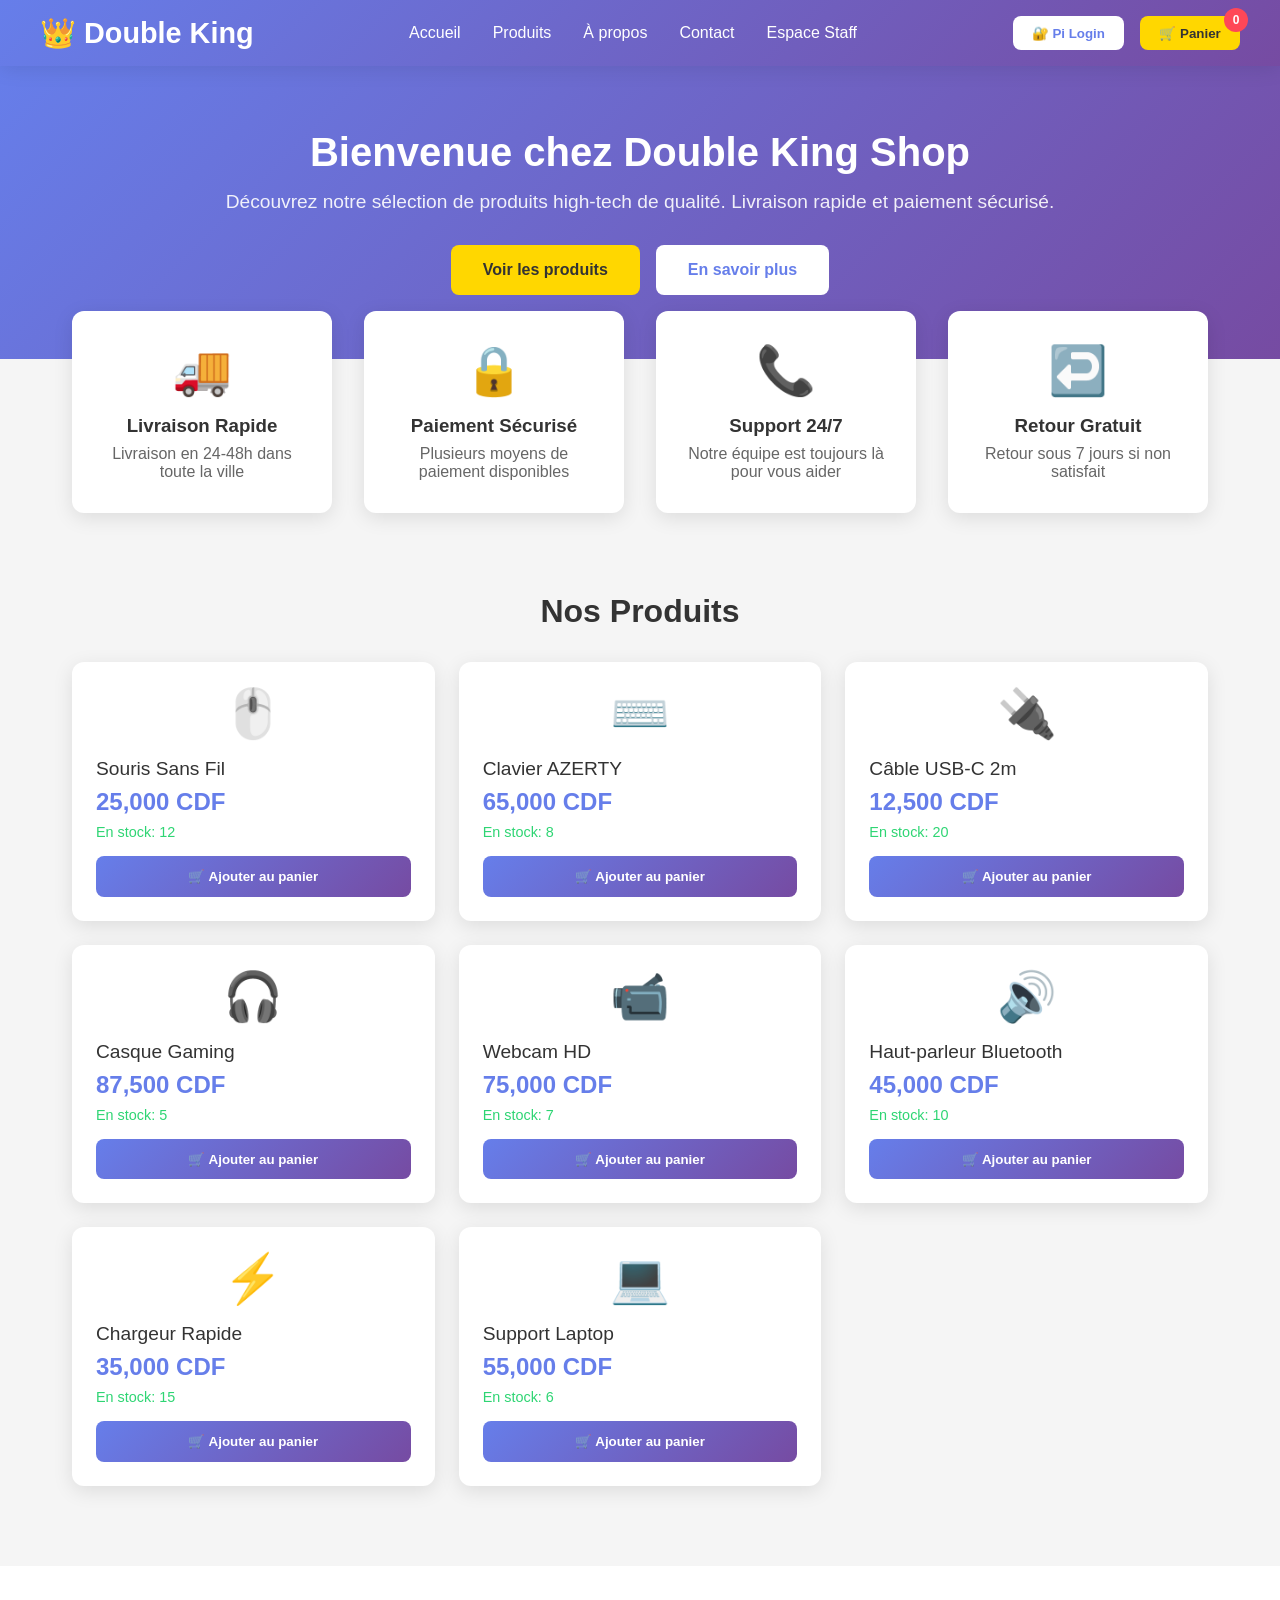
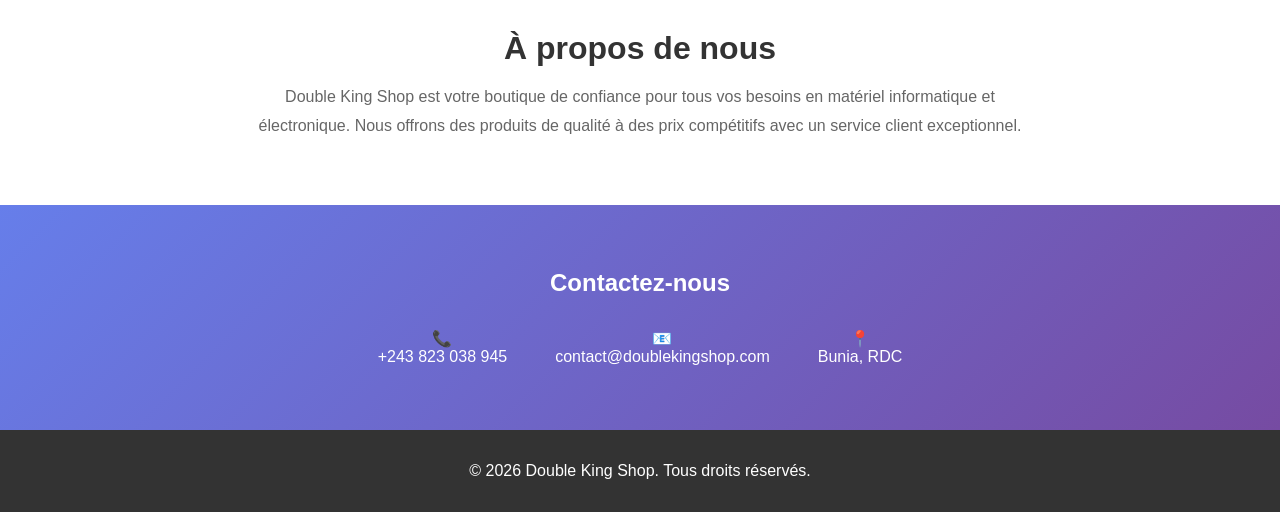
<file: accueil1.html>
<!DOCTYPE html>
<html lang="fr">
<head>
    <meta charset="UTF-8">
    <meta name="viewport" content="width=device-width, initial-scale=1.0">
    <title>Double King Shop - Votre Boutique en Ligne</title>
    
    <!-- Pi SDK -->
    <script src="https://sdk.minepi.com/pi-sdk.js"></script>
    
    <style>
        * {
            margin: 0;
            padding: 0;
            box-sizing: border-box;
        }

        body {
            font-family: 'Segoe UI', Tahoma, Geneva, Verdana, sans-serif;
            background: #f5f5f5;
            min-height: 100vh;
        }

        /* Header */
        .header {
            background: linear-gradient(135deg, #667eea 0%, #764ba2 100%);
            color: white;
            padding: 1rem 2rem;
            position: sticky;
            top: 0;
            z-index: 100;
            box-shadow: 0 2px 20px rgba(0,0,0,0.1);
        }

        .header-content {
            max-width: 1200px;
            margin: 0 auto;
            display: flex;
            justify-content: space-between;
            align-items: center;
        }

        .logo {
            font-size: 1.8rem;
            font-weight: bold;
        }

        .nav-links {
            display: flex;
            gap: 2rem;            list-style: none;
        }

        .nav-links a {
            color: white;
            text-decoration: none;
            font-weight: 500;
            transition: opacity 0.3s;
        }

        .nav-links a:hover {
            opacity: 0.8;
        }

        .header-actions {
            display: flex;
            gap: 1rem;
            align-items: center;
        }

        .btn-cart {
            background: #ffd700;
            color: #333;
            padding: 0.6rem 1.2rem;
            border: none;
            border-radius: 8px;
            cursor: pointer;
            font-weight: 600;
            position: relative;
        }

        .cart-count {
            position: absolute;
            top: -8px;
            right: -8px;
            background: #ff4757;
            color: white;
            border-radius: 50%;
            width: 24px;
            height: 24px;
            display: flex;
            align-items: center;
            justify-content: center;
            font-size: 0.75rem;
        }

        .btn-login {
            background: white;
            color: #667eea;
            padding: 0.6rem 1.2rem;            border: none;
            border-radius: 8px;
            cursor: pointer;
            font-weight: 600;
        }

        .user-info {
            display: none;
            align-items: center;
            gap: 0.5rem;
            color: white;
        }

        .user-info.active {
            display: flex;
        }

        /* Hero Section */
        .hero {
            background: linear-gradient(135deg, #667eea 0%, #764ba2 100%);
            color: white;
            padding: 4rem 2rem;
            text-align: center;
        }

        .hero h1 {
            font-size: 2.5rem;
            margin-bottom: 1rem;
        }

        .hero p {
            font-size: 1.2rem;
            opacity: 0.9;
            margin-bottom: 2rem;
        }

        .hero-buttons {
            display: flex;
            gap: 1rem;
            justify-content: center;
            flex-wrap: wrap;
        }

        .btn-hero {
            padding: 1rem 2rem;
            border: none;
            border-radius: 8px;
            cursor: pointer;
            font-weight: 600;
            font-size: 1rem;            text-decoration: none;
        }

        .btn-primary {
            background: #ffd700;
            color: #333;
        }

        .btn-secondary {
            background: white;
            color: #667eea;
        }

        /* Features */
        .features {
            display: grid;
            grid-template-columns: repeat(auto-fit, minmax(250px, 1fr));
            gap: 2rem;
            max-width: 1200px;
            margin: -3rem auto 3rem;
            padding: 0 2rem;
            position: relative;
            z-index: 10;
        }

        .feature-card {
            background: white;
            padding: 2rem;
            border-radius: 12px;
            box-shadow: 0 5px 20px rgba(0,0,0,0.1);
            text-align: center;
        }

        .feature-icon {
            font-size: 3rem;
            margin-bottom: 1rem;
        }

        .feature-card h3 {
            color: #333;
            margin-bottom: 0.5rem;
        }

        .feature-card p {
            color: #666;
        }

        /* Products */
        .products-section {
            max-width: 1200px;            margin: 0 auto;
            padding: 2rem;
        }

        .section-title {
            text-align: center;
            color: #333;
            font-size: 2rem;
            margin-bottom: 2rem;
        }

        .products-grid {
            display: grid;
            grid-template-columns: repeat(auto-fill, minmax(280px, 1fr));
            gap: 1.5rem;
        }

        .product-card {
            background: white;
            border-radius: 12px;
            padding: 1.5rem;
            box-shadow: 0 5px 20px rgba(0,0,0,0.1);
            transition: transform 0.3s;
        }

        .product-card:hover {
            transform: translateY(-5px);
        }

        .product-icon {
            font-size: 3rem;
            text-align: center;
            margin-bottom: 1rem;
        }

        .product-name {
            font-size: 1.2rem;
            color: #333;
            margin-bottom: 0.5rem;
        }

        .product-price {
            font-size: 1.5rem;
            color: #667eea;
            font-weight: bold;
            margin-bottom: 0.5rem;
        }

        .product-stock {
            color: #2ed573;            font-size: 0.9rem;
            margin-bottom: 1rem;
        }

        .btn-add-cart {
            width: 100%;
            padding: 0.8rem;
            background: linear-gradient(135deg, #667eea 0%, #764ba2 100%);
            color: white;
            border: none;
            border-radius: 8px;
            cursor: pointer;
            font-weight: 600;
        }

        /* Cart Modal */
        .modal {
            display: none;
            position: fixed;
            top: 0;
            left: 0;
            width: 100%;
            height: 100%;
            background: rgba(0,0,0,0.5);
            z-index: 1000;
            justify-content: center;
            align-items: center;
        }

        .modal.active {
            display: flex;
        }

        .modal-content {
            background: white;
            padding: 2rem;
            border-radius: 12px;
            max-width: 600px;
            width: 90%;
            max-height: 80vh;
            overflow-y: auto;
        }

        .modal-header {
            display: flex;
            justify-content: space-between;
            align-items: center;
            margin-bottom: 1.5rem;
            padding-bottom: 1rem;
            border-bottom: 2px solid #f0f0f0;        }

        .close-btn {
            font-size: 1.5rem;
            cursor: pointer;
            color: #999;
            background: none;
            border: none;
        }

        .cart-item {
            display: flex;
            justify-content: space-between;
            align-items: center;
            padding: 1rem;
            background: #f8f9fa;
            border-radius: 8px;
            margin-bottom: 1rem;
        }

        .cart-item-remove {
            background: #ff4757;
            color: white;
            border: none;
            padding: 0.5rem 1rem;
            border-radius: 6px;
            cursor: pointer;
        }

        .cart-total {
            margin-top: 1.5rem;
            padding-top: 1rem;
            border-top: 2px solid #f0f0f0;
            text-align: right;
        }

        .cart-total h3 {
            font-size: 1.5rem;
            color: #667eea;
        }

        /* Checkout Form */
        .checkout-form {
            margin-top: 2rem;
        }

        .form-group {
            margin-bottom: 1.5rem;
        }
        .form-group label {
            display: block;
            margin-bottom: 0.5rem;
            color: #333;
            font-weight: 600;
        }

        .form-group input,
        .form-group select,
        .form-group textarea {
            width: 100%;
            padding: 0.8rem;
            border: 2px solid #e0e0e0;
            border-radius: 8px;
            font-size: 1rem;
        }

        .form-group input:focus,
        .form-group select:focus,
        .form-group textarea:focus {
            outline: none;
            border-color: #667eea;
        }

        .payment-methods {
            display: grid;
            grid-template-columns: repeat(auto-fit, minmax(150px, 1fr));
            gap: 1rem;
            margin: 1rem 0;
        }

        .payment-option {
            padding: 1rem;
            border: 2px solid #e0e0e0;
            border-radius: 8px;
            cursor: pointer;
            text-align: center;
            transition: all 0.3s;
        }

        .payment-option:hover,
        .payment-option.selected {
            border-color: #667eea;
            background: #f0f3ff;
        }

        .payment-option i {
            font-size: 2rem;
            display: block;
            margin-bottom: 0.5rem;        }

        .btn-checkout {
            width: 100%;
            padding: 1rem;
            background: linear-gradient(135deg, #ffd700 0%, #ffaa00 100%);
            color: #333;
            border: none;
            border-radius: 8px;
            cursor: pointer;
            font-weight: bold;
            font-size: 1.1rem;
            margin-top: 1rem;
        }

        /* About Section */
        .about-section {
            background: white;
            padding: 4rem 2rem;
            margin-top: 3rem;
        }

        .about-content {
            max-width: 800px;
            margin: 0 auto;
            text-align: center;
        }

        .about-content h2 {
            color: #333;
            font-size: 2rem;
            margin-bottom: 1rem;
        }

        .about-content p {
            color: #666;
            line-height: 1.8;
        }

        /* Contact Section */
        .contact-section {
            background: linear-gradient(135deg, #667eea 0%, #764ba2 100%);
            color: white;
            padding: 4rem 2rem;
            text-align: center;
        }

        .contact-info {
            display: flex;
            justify-content: center;            gap: 3rem;
            flex-wrap: wrap;
            margin-top: 2rem;
        }

        .contact-item {
            text-align: center;
        }

        .contact-item i {
            font-size: 2rem;
            margin-bottom: 0.5rem;
        }

        /* Footer */
        .footer {
            background: #333;
            color: white;
            text-align: center;
            padding: 2rem;
        }

        /* Notification */
        .notification {
            position: fixed;
            top: 20px;
            right: 20px;
            background: white;
            padding: 1rem 1.5rem;
            border-radius: 8px;
            box-shadow: 0 5px 20px rgba(0,0,0,0.2);
            display: none;
            z-index: 2000;
        }

        .notification.show {
            display: block;
            animation: slideIn 0.3s ease;
        }

        .notification.success {
            border-left: 4px solid #2ed573;
        }

        .notification.error {
            border-left: 4px solid #ff4757;
        }

        @keyframes slideIn {
            from { transform: translateX(400px); }            to { transform: translateX(0); }
        }

        /* Responsive */
        @media (max-width: 768px) {
            .nav-links {
                display: none;
            }

            .hero h1 {
                font-size: 1.8rem;
            }

            .features {
                grid-template-columns: 1fr;
            }

            .products-grid {
                grid-template-columns: 1fr;
            }
        }
    </style>
</head>
<body>
    <!-- Header -->
    <header class="header">
        <div class="header-content">
            <div class="logo">👑 Double King</div>
            <ul class="nav-links">
                <li><a href="#accueil">Accueil</a></li>
                <li><a href="#produits">Produits</a></li>
                <li><a href="#apropos">À propos</a></li>
                <li><a href="#contact">Contact</a></li>
                <li><a href="index1.html">Espace Staff</a></li>
            </ul>
            <div class="header-actions">
                <div class="user-info" id="userInfo">
                    <span>👤</span>
                    <span id="username"></span>
                </div>
                <button class="btn-login" id="loginBtn" onclick="loginWithPi()">🔐 Pi Login</button>
                <button class="btn-cart" onclick="toggleCart()">
                    🛒 Panier
                    <span class="cart-count" id="cartCount">0</span>
                </button>
            </div>
        </div>
    </header>

    <!-- Hero -->    <section class="hero" id="accueil">
        <h1>Bienvenue chez Double King Shop</h1>
        <p>Découvrez notre sélection de produits high-tech de qualité. Livraison rapide et paiement sécurisé.</p>
        <div class="hero-buttons">
            <a href="#produits" class="btn-hero btn-primary">Voir les produits</a>
            <a href="#apropos" class="btn-hero btn-secondary">En savoir plus</a>
        </div>
    </section>

    <!-- Features -->
    <div class="features">
        <div class="feature-card">
            <div class="feature-icon">🚚</div>
            <h3>Livraison Rapide</h3>
            <p>Livraison en 24-48h dans toute la ville</p>
        </div>
        <div class="feature-card">
            <div class="feature-icon">🔒</div>
            <h3>Paiement Sécurisé</h3>
            <p>Plusieurs moyens de paiement disponibles</p>
        </div>
        <div class="feature-card">
            <div class="feature-icon">📞</div>
            <h3>Support 24/7</h3>
            <p>Notre équipe est toujours là pour vous aider</p>
        </div>
        <div class="feature-card">
            <div class="feature-icon">↩️</div>
            <h3>Retour Gratuit</h3>
            <p>Retour sous 7 jours si non satisfait</p>
        </div>
    </div>

    <!-- Products -->
    <section class="products-section" id="produits">
        <h2 class="section-title">Nos Produits</h2>
        <div class="products-grid" id="productsGrid">
            <!-- Products loaded via JS -->
        </div>
    </section>

    <!-- About -->
    <section class="about-section" id="apropos">
        <div class="about-content">
            <h2>À propos de nous</h2>
            <p>
                Double King Shop est votre boutique de confiance pour tous vos besoins en matériel informatique 
                et électronique. Nous offrons des produits de qualité à des prix compétitifs avec un 
                service client exceptionnel.
            </p>        </div>
    </section>

    <!-- Contact -->
    <section class="contact-section" id="contact">
        <h2>Contactez-nous</h2>
        <div class="contact-info">
            <div class="contact-item">
                <div>📞</div>
                <p>+243 823 038 945</p>
            </div>
            <div class="contact-item">
                <div>📧</div>
                <p>contact@doublekingshop.com</p>
            </div>
            <div class="contact-item">
                <div>📍</div>
                <p>Bunia, RDC</p>
            </div>
        </div>
    </section>

    <!-- Footer -->
    <footer class="footer">
        <p>© 2026 Double King Shop. Tous droits réservés.</p>
    </footer>

    <!-- Cart Modal -->
    <div class="modal" id="cartModal">
        <div class="modal-content">
            <div class="modal-header">
                <h2>🛒 Votre Panier</h2>
                <button class="close-btn" onclick="toggleCart()">×</button>
            </div>
            <div id="cartItems">
                <div style="text-align: center; padding: 2rem; color: #999;">Votre panier est vide</div>
            </div>
            <div class="cart-total" id="cartTotal" style="display: none;">
                <h3>Total: <span id="totalAmount">0</span> CDF</h3>
                
                <!-- Checkout Form -->
                <div class="checkout-form">
                    <div class="form-group">
                        <label>Nom complet *</label>
                        <input type="text" id="customerName" required>
                    </div>
                    <div class="form-group">
                        <label>Téléphone *</label>
                        <input type="tel" id="customerPhone" required>
                    </div>                    <div class="form-group">
                        <label>Email</label>
                        <input type="email" id="customerEmail">
                    </div>
                    <div class="form-group">
                        <label>Adresse de livraison *</label>
                        <textarea id="customerAddress" rows="3" required></textarea>
                    </div>
                    
                    <div class="form-group">
                        <label>Mode de paiement *</label>
                        <div class="payment-methods">
                            <div class="payment-option" onclick="selectPayment('cash', this)">
                                <i>💵</i>
                                <span>Cash</span>
                            </div>
                            <div class="payment-option" onclick="selectPayment('pi', this)">
                                <i>🥧</i>
                                <span>Pi Network</span>
                            </div>
                            <div class="payment-option" onclick="selectPayment('mobicash', this)">
                                <i>📱</i>
                                <span>Mobicash</span>
                            </div>
                            <div class="payment-option" onclick="selectPayment('orange', this)">
                                <i>🟠</i>
                                <span>Orange Money</span>
                            </div>
                            <div class="payment-option" onclick="selectPayment('card', this)">
                                <i>💳</i>
                                <span>Carte Bancaire</span>
                            </div>
                        </div>
                        <input type="hidden" id="paymentMethod">
                    </div>
                    
                    <div class="form-group" id="piPaymentSection" style="display: none;">
                        <label>Montant en Pi</label>
                        <input type="text" id="piAmount" readonly>
                        <small style="color: #666;">Taux: 1 USD = 2 500 CDF</small>
                    </div>
                    
                    <button class="btn-checkout" onclick="checkout()">
                        ✅ Confirmer la commande
                    </button>
                </div>
            </div>
        </div>
    </div>
    <!-- Receipt Modal -->
    <div class="modal" id="receiptModal">
        <div class="modal-content">
            <div class="modal-header">
                <h2>🧾 Reçu de Commande</h2>
                <button class="close-btn" onclick="closeModal('receiptModal')">×</button>
            </div>
            <div class="receipt" id="receiptContent" style="border: 2px dashed #333; padding: 2rem; margin: 1rem 0;">
                <!-- Receipt generated via JS -->
            </div>
            <button class="btn-checkout" onclick="printReceipt()">🖨️ Imprimer</button>
        </div>
  </div>

    <!-- Notification -->
    <div class="notification" id="notification"></div>

    <script>
        // ==================== DATA ====================
        const exchangeRate = 2500;
        
        const products = [
            { id: 1, name: 'Souris Sans Fil', price: 25000, stock: 12, icon: '🖱️' },
            { id: 2, name: 'Clavier AZERTY', price: 65000, stock: 8, icon: '⌨️' },
            { id: 3, name: 'Câble USB-C 2m', price: 12500, stock: 20, icon: '🔌' },
            { id: 4, name: 'Casque Gaming', price: 87500, stock: 5, icon: '🎧' },
            { id: 5, name: 'Webcam HD', price: 75000, stock: 7, icon: '📹' },
            { id: 6, name: 'Haut-parleur Bluetooth', price: 45000, stock: 10, icon: '🔊' },
            { id: 7, name: 'Chargeur Rapide', price: 35000, stock: 15, icon: '⚡' },
            { id: 8, name: 'Support Laptop', price: 55000, stock: 6, icon: '💻' }
        ];

        let cart = [];
        let selectedPaymentMethod = null;
        let piUser = null;
        let accessToken = null;

        // ==================== PI NETWORK ====================
        document.addEventListener('DOMContentLoaded', function() {
            try {
                Pi.init({ version: "2.0", sandbox: true });
                console.log('Pi SDK initialisé');
            } catch (error) {
                console.log('Pi SDK non disponible en local');
            }
            
            loadProducts();
            loadCart();
            checkPiAuth();
        });

        function checkPiAuth() {
            const savedUser = localStorage.getItem('dk_pi_user');
            const savedToken = localStorage.getItem('dk_pi_token');
            if (savedUser && savedToken) {
                piUser = JSON.parse(savedUser);
                accessToken = savedToken;
                document.getElementById('username').textContent = piUser.username;
                document.getElementById('userInfo').classList.add('active');
                document.getElementById('loginBtn').style.display = 'none';
            }
        }

        function loginWithPi() {
            const scopes = ['payments', 'username'];
            
            Pi.authenticate(scopes, onIncompletePaymentFound)
                .then(function(auth) {
                    piUser = auth.user;
                    accessToken = auth.accessToken;
                    localStorage.setItem('dk_pi_user', JSON.stringify(piUser));
                    localStorage.setItem('dk_pi_token', accessToken);
                    
                    document.getElementById('username').textContent = piUser.username;
                    document.getElementById('userInfo').classList.add('active');
                    document.getElementById('loginBtn').style.display = 'none';
                    
                    showNotification('✅ Connecté avec Pi Network', 'success');
                })
                .catch(function(error) {
                    showNotification('❌ Erreur: ' + error.message, 'error');
                });
        }

        function onIncompletePaymentFound(payment) {
            console.log('Paiement incomplet:', payment);
        }

        // ==================== PRODUCTS ====================
        function loadProducts() {
            const grid = document.getElementById('productsGrid');
            grid.innerHTML = products.map(product => `
                <div class="product-card">
                    <div class="product-icon">${product.icon}</div>
                    <div class="product-name">${product.name}</div>
                    <div class="product-price">${product.price.toLocaleString()} CDF</div>
                    <div class="product-stock">En stock: ${product.stock}</div>
                    <button class="btn-add-cart" onclick="addToCart(${product.id})">
                        🛒 Ajouter au panier
                    </button>
                </div>
            `).join('');
        }

        // ==================== CART ====================
        function addToCart(productId) {
            const product = products.find(p => p.id === productId);
            const existingItem = cart.find(item => item.id === productId);
            
            if (existingItem) {
                if (existingItem.quantity < product.stock) {
                    existingItem.quantity++;
                    showNotification('✅ Quantité augmentée', 'success');
                } else {
                    showNotification('❌ Stock maximum atteint', 'error');
                    return;
                }
            } else {
                cart.push({ ...product, quantity: 1 });
                showNotification('✅ ' + product.name + ' ajouté au panier', 'success');
            }
            
            saveCart();
            updateCartCount();
        }

        function removeFromCart(productId) {
            cart = cart.filter(item => item.id !== productId);
            saveCart();
            updateCartCount();
            displayCart();
            showNotification('🗑️ Produit retiré', 'success');
        }

        function updateCartCount() {
            const count = cart.reduce((total, item) => total + item.quantity, 0);
            document.getElementById('cartCount').textContent = count;
        }

        function displayCart() {
            const cartItems = document.getElementById('cartItems');
            const cartTotal = document.getElementById('cartTotal');
            
            if (cart.length === 0) {
                cartItems.innerHTML = '<div style="text-align: center; padding: 2rem; color: #999;">Votre panier est vide</div>';
                cartTotal.style.display = 'none';
                return;
            }
            
            cartItems.innerHTML = cart.map(item => `
                <div class="cart-item">
                    <div>
                        <strong>${item.name}</strong><br>
                        <small>${item.price.toLocaleString()} CDF x ${item.quantity}</small>
                    </div>
                    <button class="cart-item-remove" onclick="removeFromCart(${item.id})">Supprimer</button>
                </div>
            `).join('');
            
            const total = cart.reduce((sum, item) => sum + (item.price * item.quantity), 0);
            document.getElementById('totalAmount').textContent = total.toLocaleString();
            
            // Update Pi amount
            const piAmount = (total / exchangeRate).toFixed(2);
            document.getElementById('piAmount').value = piAmount + ' Pi';
            
            cartTotal.style.display = 'block';
        }

        function toggleCart() {
            const modal = document.getElementById('cartModal');
            modal.classList.toggle('active');
            if (modal.classList.contains('active')) {
                displayCart();
            }
        }

        function saveCart() {
            localStorage.setItem('dk_cart', JSON.stringify(cart));
        }

        function loadCart() {
            const savedCart = localStorage.getItem('dk_cart');
            if (savedCart) {
                cart = JSON.parse(savedCart);
                updateCartCount();
            }
        }

        // ==================== PAYMENT ====================
        function selectPayment(method, element) {
            selectedPaymentMethod = method;
            document.getElementById('paymentMethod').value = method;
            
            document.querySelectorAll('.payment-option').forEach(opt => opt.classList.remove('selected'));
            element.classList.add('selected');
            
            document.getElementById('piPaymentSection').style.display = 
                method === 'pi' ? 'block' : 'none';
        }

        function checkout() {
            if (cart.length === 0) {
                showNotification('❌ Votre panier est vide', 'error');
                return;
            }
            
            const name = document.getElementById('customerName').value;
            const phone = document.getElementById('customerPhone').value;
            const address = document.getElementById('customerAddress').value;
            
            if (!name || !phone || !address) {
                showNotification('❌ Veuillez remplir tous les champs obligatoires', 'error');
                return;
            }
            
            if (!selectedPaymentMethod) {
                showNotification('❌ Veuillez sélectionner un mode de paiement', 'error');
                return;
            }
            
            const total = cart.reduce((sum, item) => sum + (item.price * item.quantity), 0);
            
            if (selectedPaymentMethod === 'pi') {
                processPiCheckout(total, name, phone, address);
            } else {
                completeCheckout(total, name, phone, address, selectedPaymentMethod);
            }
        }

        function processPiCheckout(total, name, phone, address) {
            const piAmount = (total / exchangeRate).toFixed(2);
            
            if (!piUser || !accessToken) {
                loginWithPi();
                return;
            }
            
            const paymentData = {
                amount: parseFloat(piAmount),
                memo: `Double King Shop - Commande ${Date.now()}`,
                metadata: {
                    items: cart,
                    customer: { name, phone, address },
                    paymentMethod: 'pi'
                }
            };
            
            const paymentCallbacks = {
                onReadyForServerApproval: function(paymentId) {
                    showNotification('⏳ Paiement en cours...', 'success');
                },
                onReadyForServerCompletion: function(paymentId, txid) {
                    completeCheckout(total, name, phone, address, 'Pi Network');
                },
                onCancel: function(paymentId) {
                    showNotification('⚠️ Paiement annulé', 'error');
                },
                onError: function(error, payment) {
                    showNotification('❌ Erreur: ' + error.message, 'error');
                }
            };
            
            Pi.createPayment(paymentData, paymentCallbacks)
                .then(function(payment) {
                    console.log('Paiement initié:', payment);
                })
                .catch(function(error) {
                    showNotification('❌ Erreur: ' + error.message, 'error');
                });
        }

        function completeCheckout(total, name, phone, address, paymentMethod) {
            // Generate receipt
            generateReceipt(total, name, phone, address, paymentMethod);
            
            // Clear cart
            cart = [];
            saveCart();
            updateCartCount();
            toggleCart();
            
            // Show receipt
            openModal('receiptModal');
            
            showNotification('✅ Commande confirmée !', 'success');
        }

        // ==================== RECEIPT ====================
        function generateReceipt(total, name, phone, address, paymentMethod) {
            const orderId = Date.now();
            const usdAmount = (total / exchangeRate).toFixed(2);
            
            const receiptContent = document.getElementById('receiptContent');
            receiptContent.innerHTML = `
                <div style="text-align: center; border-bottom: 2px solid #333; padding-bottom: 1rem; margin-bottom: 1rem;">
                    <h2>👑 DOUBLE KING SHOP</h2>
                    <p>Bunia, RDC | +243 823 038 945</p>
                </div>
                <div style="display: flex; justify-content: space-between; padding: 0.5rem 0; border-bottom: 1px dashed #ccc;">
                    <span>Commande #:</span>
                    <span>${orderId}</span>
                </div>
                <div style="display: flex; justify-content: space-between; padding: 0.5rem 0; border-bottom: 1px dashed #ccc;">
                    <span>Client:</span>
                    <span>${name}</span>
                </div>
                <div style="display: flex; justify-content: space-between; padding: 0.5rem 0; border-bottom: 1px dashed #ccc;">
                    <span>Téléphone:</span>
                    <span>${phone}</span>
                </div>
                <div style="display: flex; justify-content: space-between; padding: 0.5rem 0; border-bottom: 1px dashed #ccc;">
                    <span>Adresse:</span>
                    <span>${address}</span>
                </div>
                <div style="display: flex; justify-content: space-between; padding: 0.5rem 0; border-bottom: 1px dashed #ccc;">
                    <span>Paiement:</span>
                    <span>${paymentMethod}</span>
                </div>
                <div style="margin: 1rem 0;">
                    <strong>Articles:</strong>
                    ${cart.map(item => `
                        <div style="display: flex; justify-content: space-between; padding: 0.3rem 0;">
                            <span>${item.name} x${item.quantity}</span>
                            <span>${(item.price * item.quantity).toLocaleString()} CDF</span>
                        </div>
                    `).join('')}
                </div>
                <div style="display: flex; justify-content: space-between; padding: 1rem 0; border-top: 2px solid #333; font-weight: bold; font-size: 1.2rem;">
                    <span>TOTAL:</span>
                    <span>${total.toLocaleString()} CDF</span>
                </div>
                <div style="display: flex; justify-content: space-between; padding: 0.5rem 0;">
                    <span>En USD:</span>
                    <span>$${usdAmount}</span>
                </div>
                <div style="text-align: center; margin-top: 1.5rem; padding-top: 1rem; border-top: 2px dashed #333; color: #666;">
                    <p>Merci pour votre achat !</p>
                    <p>© 2026 Double King Shop</p>
                </div>
            `;
        }

        function printReceipt() {
            const receiptContent = document.getElementById('receiptContent').innerHTML;
            const printWindow = window.open('', '', 'width=400,height=600');
            printWindow.document.write(`
                <html>
                    <head><title>Reçu - Double King Shop</title></head>
                    <body style="font-family: monospace; padding: 20px;">
                        <div style="border: 2px dashed #333; padding: 20px;">${receiptContent}</div>
                        <script>window.print();<\/script>
                    </body>
                </html>
            `);
            printWindow.document.close();
        }

        // ==================== UTILITIES ====================
        function openModal(modalId) {
            document.getElementById(modalId).classList.add('active');
        }

        function closeModal(modalId) {
            document.getElementById(modalId).classList.remove('active');
        }

        function showNotification(message, type) {
            const notification = document.getElementById('notification');
            notification.textContent = message;
            notification.className = 'notification show ' + type;
            
            setTimeout(() => {
                notification.classList.remove('show');
            }, 4000);
        }

        // Close modals when clicking outside
        document.querySelectorAll('.modal').forEach(modal => {
            modal.addEventListener('click', function(e) {
                if (e.target === this) {
                    this.classList.remove('active');
                }
            });
        });

        // Smooth scroll
        document.querySelectorAll('a[href^="#"]').forEach(anchor => {
            anchor.addEventListener('click', function(e) {
                e.preventDefault();
                const target = document.querySelector(this.getAttribute('href'));
                if (target) {
                    target.scrollIntoView({ behavior: 'smooth' });
                }
            });
        });
    </script>
</body>
</html>
</file>
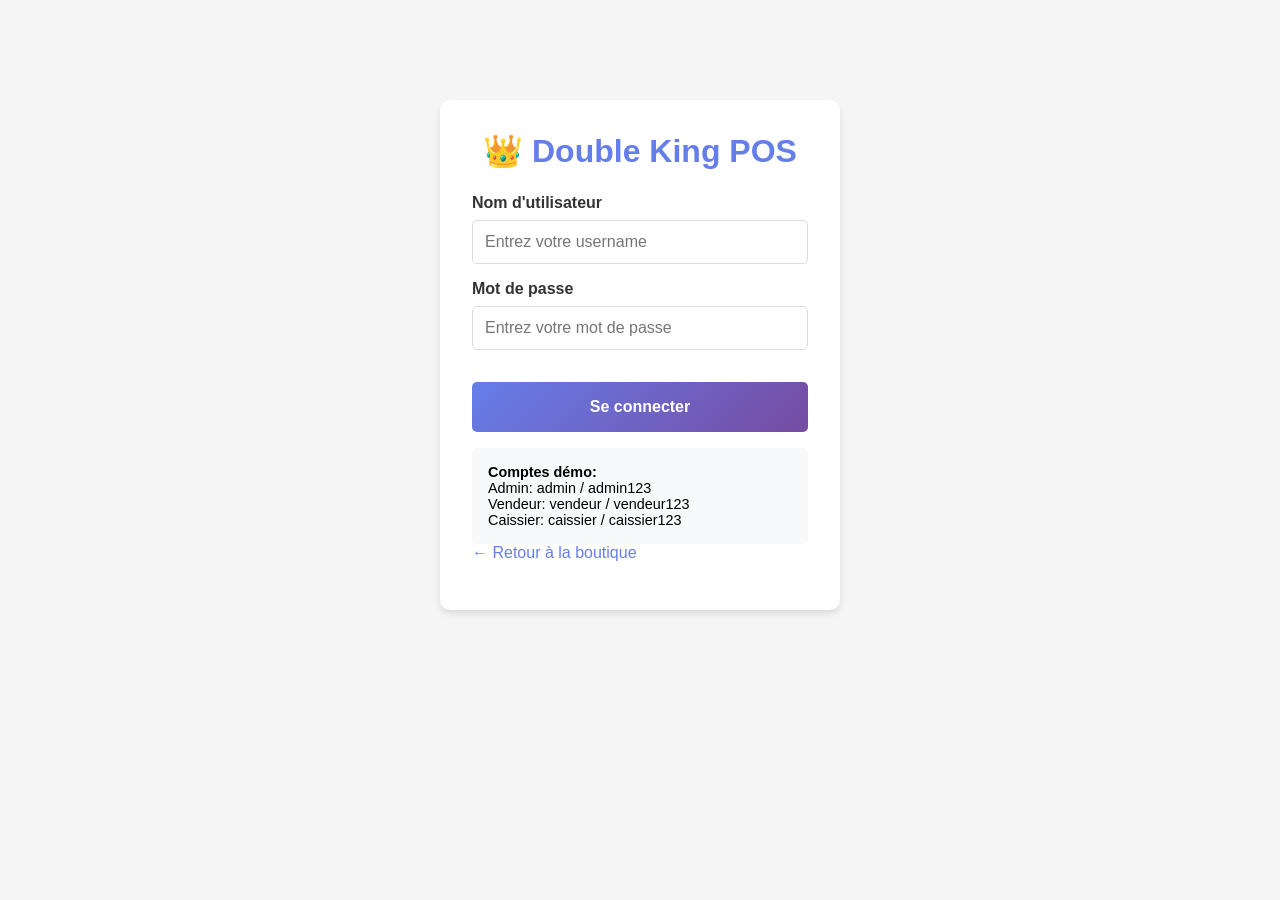
<file: admin2.html>
<!DOCTYPE html>
<html lang="fr">
<head>
    <meta charset="UTF-8">
    <meta name="viewport" content="width=device-width, initial-scale=1.0">
    <title>POS System - Double King</title>
    <style>
        * { margin: 0; padding: 0; box-sizing: border-box; }
        body { font-family: 'Segoe UI', Tahoma, Geneva, Verdana, sans-serif; background: #f5f5f5; }
        .login-container { max-width: 400px; margin: 100px auto; background: white; padding: 2rem; border-radius: 10px; box-shadow: 0 4px 6px rgba(0,0,0,0.1); }
        .login-container h1 { text-align: center; margin-bottom: 1.5rem; color: #667eea; }
        .form-group { margin-bottom: 1rem; }
        .form-group label { display: block; margin-bottom: 0.5rem; font-weight: bold; color: #333; }
        .form-group input { width: 100%; padding: 0.75rem; border: 1px solid #ddd; border-radius: 5px; font-size: 1rem; }
        .login-btn { width: 100%; background: linear-gradient(135deg, #667eea 0%, #764ba2 100%); color: white; border: none; padding: 1rem; border-radius: 5px; cursor: pointer; font-size: 1rem; font-weight: bold; margin-top: 1rem; }
        .demo-info { background: #f8f9fa; padding: 1rem; border-radius: 5px; margin-top: 1rem; font-size: 0.9rem; }
        .dashboard { display: none; }
        .header { background: linear-gradient(135deg, #667eea 0%, #764ba2 100%); color: white; padding: 1rem; display: flex; justify-content: space-between; align-items: center; }
        .header h1 { display: flex; align-items: center; gap: 0.5rem; }
        .logout-btn { background: #e74c3c; color: white; border: none; padding: 0.5rem 1rem; border-radius: 5px; cursor: pointer; }
        .container { max-width: 1200px; margin: 0 auto; padding: 2rem 1rem; }
        .stats { display: grid; grid-template-columns: repeat(auto-fit, minmax(250px, 1fr)); gap: 1.5rem; margin-bottom: 2rem; }
        .stat-card { background: white; padding: 1.5rem; border-radius: 10px; box-shadow: 0 4px 6px rgba(0,0,0,0.1); }
        .stat-label { color: #666; font-size: 0.9rem; margin-bottom: 0.5rem; }
        .stat-value { font-size: 2rem; font-weight: bold; color: #667eea; }
        .section { background: white; padding: 1.5rem; border-radius: 10px; box-shadow: 0 4px 6px rgba(0,0,0,0.1); margin-bottom: 2rem; }
        .section h2 { margin-bottom: 1rem; color: #333; }
        table { width: 100%; border-collapse: collapse; }
        th, td { padding: 1rem; text-align: left; border-bottom: 1px solid #ddd; }
        th { background: #667eea; color: white; }
        tr:hover { background: #f8f9fa; }
        .badge { padding: 0.25rem 0.75rem; border-radius: 20px; font-size: 0.85rem; font-weight: bold; }
        .badge-pi { background: #f5576c; color: white; }
        .badge-cdf { background: #2ecc71; color: white; }
        .back-link { display: inline-block; margin-bottom: 1rem; color: #667eea; text-decoration: none; }
        .back-link:hover { text-decoration: underline; }
        .pi-info { background: linear-gradient(135deg, #f093fb 0%, #f5576c 100%); color: white; padding: 1rem; border-radius: 5px; margin-bottom: 1rem; }
    </style>
</head>
<body>
    <!-- Login -->
    <div class="login-container" id="login-form">
        <h1>👑 Double King POS</h1>
        <div class="form-group">
            <label>Nom d'utilisateur</label>
            <input type="text" id="username" placeholder="Entrez votre username">
        </div>
        <div class="form-group">
            <label>Mot de passe</label>
            <input type="password" id="password" placeholder="Entrez votre mot de passe">        </div>
        <button class="login-btn" onclick="login()">Se connecter</button>
        <div class="demo-info">
            <strong>Comptes démo:</strong><br>
            Admin: admin / admin123<br>
            Vendeur: vendeur / vendeur123<br>
            Caissier: caissier / caissier123
        </div>
        <a href="index.html" class="back-link">← Retour à la boutique</a>
    </div>

    <!-- Dashboard -->
    <div class="dashboard" id="dashboard">
        <header class="header">
            <h1>👑 Double King POS</h1>
            <button class="logout-btn" onclick="logout()">Déconnexion</button>
        </header>

        <div class="container">
            <div class="stats">
                <div class="stat-card">
                    <div class="stat-label">Revenus Totaux</div>
                    <div class="stat-value" id="total-revenue">0 CDF</div>
                </div>
                <div class="stat-card">
                    <div class="stat-label">Ventes Totales</div>
                    <div class="stat-value" id="total-sales">0</div>
                </div>
                <div class="stat-card">
                    <div class="stat-label">Paiements Pi</div>
                    <div class="stat-value" id="pi-payments">0</div>
                </div>
                <div class="stat-card">
                    <div class="stat-label">Produits</div>
                    <div class="stat-value">4</div>
                </div>
            </div>

            <div class="section">
                <h2>📊 Ventes Récentes</h2>
                <div class="pi-info">
                    <strong>💎 Paiements Pi:</strong> Les commandes payées en Pi sont affichées ci-dessous avec leur ID de transaction.
                </div>
                <table>
                    <thead>
                        <tr>
                            <th>#</th>
                            <th>Client</th>
                            <th>Produit</th>
                            <th>Montant</th>                            <th>Paiement</th>
                            <th>Date</th>
                        </tr>
                    </thead>
                    <tbody id="sales-table">
                        <tr>
                            <td colspan="6" style="text-align: center; color: #999;">Aucune vente encore</td>
                        </tr>
                    </tbody>
                </table>
            </div>
        </div>
    </div>

    <script>
        // Utilisateurs
        const users = {
            'admin': 'admin123',
            'vendeur': 'vendeur123',
            'caissier': 'caissier123'
        };

        const PI_PRICE = 5000; // 1 Pi = 5000 CDF

        // Login
        function login() {
            const username = document.getElementById('username').value;
            const password = document.getElementById('password').value;

            if (users[username] && users[username] === password) {
                document.getElementById('login-form').style.display = 'none';
                document.getElementById('dashboard').style.display = 'block';
                loadSales();
            } else {
                alert('Identifiants incorrects!');
            }
        }

        // Logout
        function logout() {
            document.getElementById('login-form').style.display = 'block';
            document.getElementById('dashboard').style.display = 'none';
            document.getElementById('username').value = '';
            document.getElementById('password').value = '';
        }

        // Charger les ventes
        function loadSales() {
            const orders = JSON.parse(localStorage.getItem('orders') || '[]');
                        let totalRevenue = 0;
            let totalSales = orders.length;
            let piPayments = 0;
            
            const tbody = document.getElementById('sales-table');
            
            if (orders.length === 0) {
                tbody.innerHTML = '<tr><td colspan="6" style="text-align: center; color: #999;">Aucune vente encore</td></tr>';
            } else {
                tbody.innerHTML = orders.slice().reverse().map(order => {
                    totalRevenue += order.total;
                    
                    const isPiPayment = order.paymentMethod === 'Pi';
                    if (isPiPayment) {
                        piPayments++;
                    }
                    
                    const products = order.items.map(item => item.name).join(', ');
                    const date = new Date(order.date).toLocaleString('fr-FR');
                    
                    return `
                        <tr>
                            <td>${order.id}</td>
                            <td>${order.customer.name}<br><small>${order.customer.phone}</small></td>
                            <td>${products}</td>
                            <td>${order.total.toLocaleString()} CDF</td>
                            <td>
                                ${isPiPayment ? 
                                    `<span class="badge badge-pi">💎 Pi<br><small>${(order.total/PI_PRICE).toFixed(2)} Pi</small></span>` : 
                                    `<span class="badge badge-cdf">CDF</span>`
                                }
                            </td>
                            <td>${date}</td>
                        </tr>
                    `;
                }).join('');
            }
            
            document.getElementById('total-revenue').textContent = totalRevenue.toLocaleString() + ' CDF';
            document.getElementById('total-sales').textContent = totalSales;
            document.getElementById('pi-payments').textContent = piPayments;
        }

        // Rafraîchir toutes les 5 secondes
        setInterval(loadSales, 5000);
    </script>
</body>
</html>
</file>
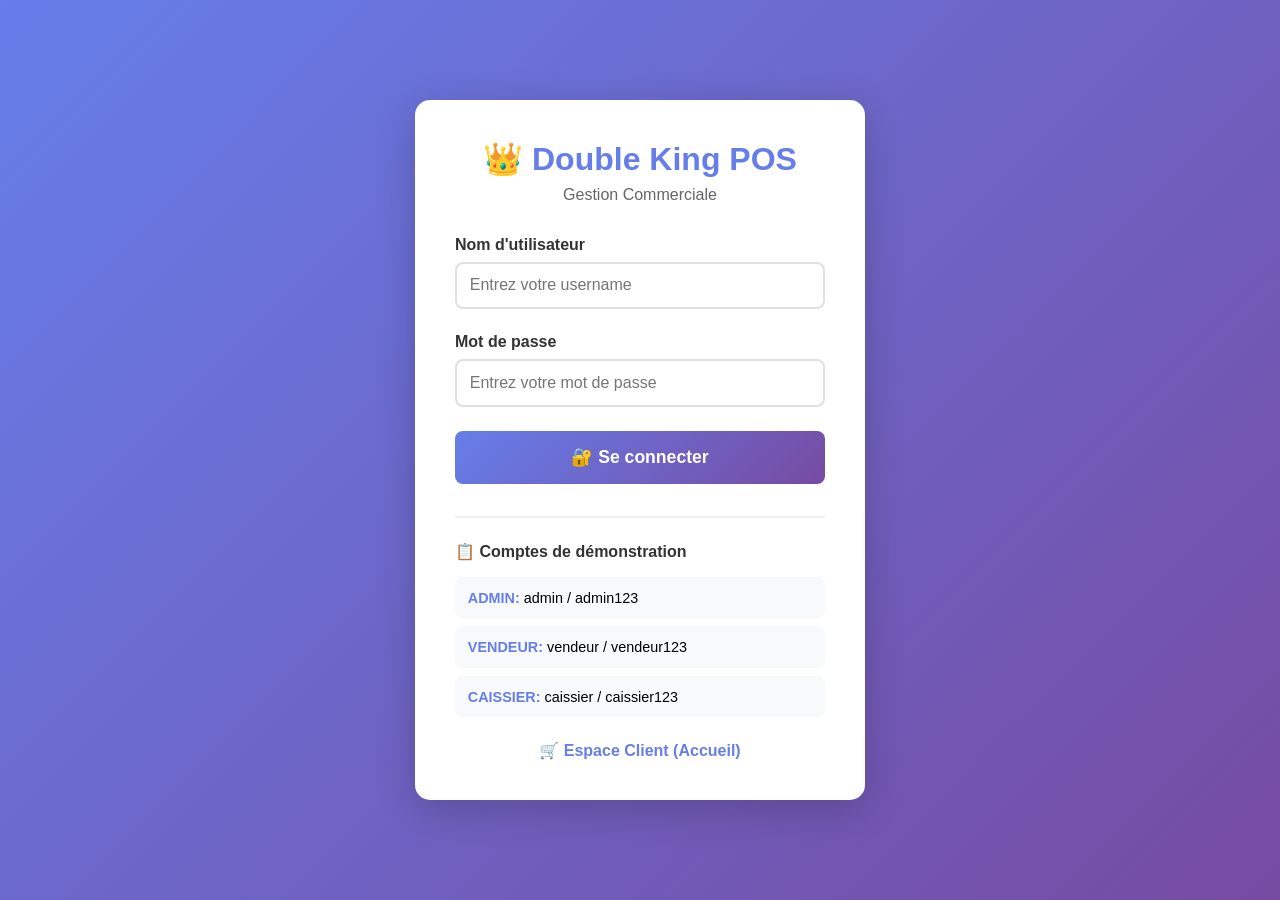
<file: index1.html>
<!DOCTYPE html>
<html lang="fr">
<head>
    <meta charset="UTF-8">
    <meta name="viewport" content="width=device-width, initial-scale=1.0">
    <title>POS System - Double King Shop</title>
    
    <!-- Pi SDK -->
    <script src="https://sdk.minepi.com/pi-sdk.js"></script>
    
    <style>
        * {
            margin: 0;
            padding: 0;
            box-sizing: border-box;
        }

        body {
            font-family: 'Segoe UI', Tahoma, Geneva, Verdana, sans-serif;
            background: linear-gradient(135deg, #667eea 0%, #764ba2 100%);
            min-height: 100vh;
        }

        /* Login Page */
        .login-container {
            display: flex;
            justify-content: center;
            align-items: center;
            min-height: 100vh;
            padding: 1rem;
        }

        .login-box {
            background: white;
            padding: 2.5rem;
            border-radius: 15px;
            box-shadow: 0 10px 40px rgba(0,0,0,0.2);
            width: 100%;
            max-width: 450px;
        }

        .login-header {
            text-align: center;
            margin-bottom: 2rem;
        }

        .login-header h1 {
            color: #667eea;
            font-size: 2rem;
            margin-bottom: 0.5rem;        }

        .login-header p {
            color: #666;
        }

        .form-group {
            margin-bottom: 1.5rem;
        }

        .form-group label {
            display: block;
            margin-bottom: 0.5rem;
            color: #333;
            font-weight: 600;
        }

        .form-group input,
        .form-group select {
            width: 100%;
            padding: 0.8rem;
            border: 2px solid #e0e0e0;
            border-radius: 8px;
            font-size: 1rem;
            transition: border-color 0.3s;
        }

        .form-group input:focus,
        .form-group select:focus {
            outline: none;
            border-color: #667eea;
        }

        .btn-login {
            width: 100%;
            padding: 1rem;
            background: linear-gradient(135deg, #667eea 0%, #764ba2 100%);
            color: white;
            border: none;
            border-radius: 8px;
            font-size: 1.1rem;
            font-weight: 600;
            cursor: pointer;
            transition: transform 0.3s, box-shadow 0.3s;
        }

        .btn-login:hover {
            transform: translateY(-2px);
            box-shadow: 0 5px 20px rgba(102, 126, 234, 0.4);
        }
        .demo-accounts {
            margin-top: 2rem;
            padding-top: 1.5rem;
            border-top: 2px solid #f0f0f0;
        }

        .demo-accounts h3 {
            color: #333;
            margin-bottom: 1rem;
            font-size: 1rem;
        }

        .demo-account {
            background: #f8f9fa;
            padding: 0.8rem;
            border-radius: 8px;
            margin-bottom: 0.5rem;
            font-size: 0.9rem;
        }

        .demo-account strong {
            color: #667eea;
        }

        .staff-link {
            text-align: center;
            margin-top: 1.5rem;
        }

        .staff-link a {
            color: #667eea;
            text-decoration: none;
            font-weight: 600;
        }

        .staff-link a:hover {
            text-decoration: underline;
        }

        /* Dashboard */
        .dashboard {
            display: none;
        }

        .dashboard.active {
            display: block;
        }

        .dashboard-header {            background: white;
            padding: 1rem 2rem;
            display: flex;
            justify-content: space-between;
            align-items: center;
            box-shadow: 0 2px 10px rgba(0,0,0,0.1);
        }

        .dashboard-header h2 {
            color: #667eea;
        }

        .user-info {
            display: flex;
            align-items: center;
            gap: 1rem;
        }

        .user-role {
            background: #667eea;
            color: white;
            padding: 0.3rem 0.8rem;
            border-radius: 20px;
            font-size: 0.85rem;
        }

        .btn-logout {
            padding: 0.5rem 1rem;
            background: #ff4757;
            color: white;
            border: none;
            border-radius: 6px;
            cursor: pointer;
            font-weight: 600;
        }

        .dashboard-content {
            max-width: 1400px;
            margin: 0 auto;
            padding: 2rem;
        }

        .stats-grid {
            display: grid;
            grid-template-columns: repeat(auto-fit, minmax(250px, 1fr));
            gap: 1.5rem;
            margin-bottom: 2rem;
        }

        .stat-card {            background: white;
            padding: 1.5rem;
            border-radius: 12px;
            box-shadow: 0 5px 20px rgba(0,0,0,0.1);
        }

        .stat-card h3 {
            color: #666;
            font-size: 0.9rem;
            margin-bottom: 0.5rem;
        }

        .stat-card .value {
            font-size: 2rem;
            font-weight: bold;
            color: #667eea;
        }

        .section {
            background: white;
            padding: 1.5rem;
            border-radius: 12px;
            margin-bottom: 2rem;
            box-shadow: 0 5px 20px rgba(0,0,0,0.1);
        }

        .section-header {
            display: flex;
            justify-content: space-between;
            align-items: center;
            margin-bottom: 1.5rem;
            padding-bottom: 1rem;
            border-bottom: 2px solid #f0f0f0;
        }

        .section-header h3 {
            color: #333;
        }

        .btn-add {
            padding: 0.6rem 1.2rem;
            background: #2ed573;
            color: white;
            border: none;
            border-radius: 6px;
            cursor: pointer;
            font-weight: 600;
        }

        table {            width: 100%;
            border-collapse: collapse;
        }

        table th,
        table td {
            padding: 1rem;
            text-align: left;
            border-bottom: 1px solid #f0f0f0;
        }

        table th {
            background: #f8f9fa;
            font-weight: 600;
            color: #333;
        }

        .btn-action {
            padding: 0.4rem 0.8rem;
            border: none;
            border-radius: 4px;
            cursor: pointer;
            margin-right: 0.3rem;
            font-size: 0.85rem;
        }

        .btn-edit {
            background: #ffa502;
            color: white;
        }

        .btn-delete {
            background: #ff4757;
            color: white;
        }

        .btn-view {
            background: #667eea;
            color: white;
        }

        /* Modal */
        .modal {
            display: none;
            position: fixed;
            top: 0;
            left: 0;
            width: 100%;
            height: 100%;
            background: rgba(0,0,0,0.5);            z-index: 1000;
            justify-content: center;
            align-items: center;
        }

        .modal.active {
            display: flex;
        }

        .modal-content {
            background: white;
            padding: 2rem;
            border-radius: 12px;
            max-width: 500px;
            width: 90%;
            max-height: 80vh;
            overflow-y: auto;
        }

        .modal-header {
            display: flex;
            justify-content: space-between;
            align-items: center;
            margin-bottom: 1.5rem;
        }

        .modal-header h3 {
            color: #333;
        }

        .close-btn {
            font-size: 1.5rem;
            cursor: pointer;
            color: #999;
            background: none;
            border: none;
        }

        /* Receipt */
        .receipt {
            background: #fff;
            padding: 2rem;
            border: 2px dashed #333;
            max-width: 400px;
            margin: 2rem auto;
        }

        .receipt-header {
            text-align: center;
            border-bottom: 2px solid #333;            padding-bottom: 1rem;
            margin-bottom: 1rem;
        }

        .receipt-item {
            display: flex;
            justify-content: space-between;
            padding: 0.5rem 0;
            border-bottom: 1px dashed #ccc;
        }

        .receipt-total {
            display: flex;
            justify-content: space-between;
            padding: 1rem 0;
            border-top: 2px solid #333;
            margin-top: 1rem;
            font-weight: bold;
            font-size: 1.2rem;
        }

        .receipt-footer {
            text-align: center;
            margin-top: 1.5rem;
            padding-top: 1rem;
            border-top: 2px dashed #333;
            color: #666;
        }

        .btn-print {
            width: 100%;
            padding: 0.8rem;
            background: #667eea;
            color: white;
            border: none;
            border-radius: 6px;
            cursor: pointer;
            font-weight: 600;
            margin-top: 1rem;
        }

        /* Payment Methods */
        .payment-methods {
            display: grid;
            grid-template-columns: repeat(auto-fit, minmax(150px, 1fr));
            gap: 1rem;
            margin: 1rem 0;
        }

        .payment-option {            padding: 1rem;
            border: 2px solid #e0e0e0;
            border-radius: 8px;
            cursor: pointer;
            text-align: center;
            transition: all 0.3s;
        }

        .payment-option:hover,
        .payment-option.selected {
            border-color: #667eea;
            background: #f0f3ff;
        }

        .payment-option i {
            font-size: 2rem;
            display: block;
            margin-bottom: 0.5rem;
        }

        /* Notification */
        .notification {
            position: fixed;
            top: 20px;
            right: 20px;
            background: white;
            padding: 1rem 1.5rem;
            border-radius: 8px;
            box-shadow: 0 5px 20px rgba(0,0,0,0.2);
            display: none;
            z-index: 2000;
        }

        .notification.show {
            display: block;
            animation: slideIn 0.3s ease;
        }

        .notification.success {
            border-left: 4px solid #2ed573;
        }

        .notification.error {
            border-left: 4px solid #ff4757;
        }

        @keyframes slideIn {
            from { transform: translateX(400px); }
            to { transform: translateX(0); }
        }
        /* Exchange Rate */
        .exchange-rate {
            background: #fff3cd;
            padding: 0.8rem;
            border-radius: 8px;
            margin-bottom: 1rem;
            display: flex;
            justify-content: space-between;
            align-items: center;
        }

        .btn-edit-rate {
            padding: 0.4rem 0.8rem;
            background: #667eea;
            color: white;
            border: none;
            border-radius: 4px;
            cursor: pointer;
        }

        /* Responsive */
        @media (max-width: 768px) {
            .dashboard-header {
                flex-direction: column;
                gap: 1rem;
            }

            .stats-grid {
                grid-template-columns: 1fr;
            }

            table {
                font-size: 0.85rem;
            }

            table th,
            table td {
                padding: 0.5rem;
            }
        }
    </style>
</head>
<body>
    <!-- Login Page -->
    <div class="login-container" id="loginPage">
        <div class="login-box">
            <div class="login-header">
                <h1>👑 Double King POS</h1>
                <p>Gestion Commerciale</p>            </div>
            
            <form id="loginForm" onsubmit="handleLogin(event)">
                <div class="form-group">
                    <label>Nom d'utilisateur</label>
                    <input type="text" id="username" required placeholder="Entrez votre username">
                </div>
                
                <div class="form-group">
                    <label>Mot de passe</label>
                    <input type="password" id="password" required placeholder="Entrez votre mot de passe">
                </div>
                
                <button type="submit" class="btn-login">🔐 Se connecter</button>
            </form>
            
            <div class="demo-accounts">
                <h3>📋 Comptes de démonstration</h3>
                <div class="demo-account">
                    <strong>ADMIN:</strong> admin / admin123
                </div>
                <div class="demo-account">
                    <strong>VENDEUR:</strong> vendeur / vendeur123
                </div>
                <div class="demo-account">
                    <strong>CAISSIER:</strong> caissier / caissier123
                </div>
            </div>
            
            <div class="staff-link">
                <a href="accueil1.html">🛒 Espace Client (Accueil)</a>
            </div>
        </div>
    </div>

    <!-- Dashboard -->
    <div class="dashboard" id="dashboard">
        <div class="dashboard-header">
            <h2>👑 Double King POS</h2>
            <div class="user-info">
                <span id="displayUsername"></span>
                <span class="user-role" id="displayRole"></span>
                <button class="btn-logout" onclick="handleLogout()">🚪 Déconnexion</button>
            </div>
        </div>

        <div class="dashboard-content">
            <!-- Exchange Rate -->
            <div class="exchange-rate">
                <span>💱 Taux de change actuel : <strong id="exchangeRate">1 USD = 2 500 CDF</strong></span>                <button class="btn-edit-rate" onclick="openModal('exchangeModal')">✏️ Modifier</button>
            </div>

            <!-- Stats -->
            <div class="stats-grid">
                <div class="stat-card">
                    <h3>📊 Revenus Totaux</h3>
                    <div class="value" id="totalRevenue">0 CDF</div>
                </div>
                <div class="stat-card">
                    <h3>💰 Ventes Totales</h3>
                    <div class="value" id="totalSales">0</div>
                </div>
                <div class="stat-card">
                    <h3>📦 Produits</h3>
                    <div class="value" id="totalProducts">0</div>
                </div>
                <div class="stat-card">
                    <h3>👥 Utilisateurs</h3>
                    <div class="value" id="totalUsers">0</div>
                </div>
            </div>

            <!-- Admin Section -->
            <div class="section" id="adminSection" style="display: none;">
                <div class="section-header">
                    <h3>📦 Gestion des Produits</h3>
                    <button class="btn-add" onclick="openModal('productModal')">+ Nouveau Produit</button>
                </div>
                <table>
                    <thead>
                        <tr>
                            <th>Nom</th>
                            <th>Prix (CDF)</th>
                            <th>Stock</th>
                            <th>Actions</th>
                        </tr>
                    </thead>
                    <tbody id="productsTable"></tbody>
                </table>
            </div>

            <div class="section" id="adminUsersSection" style="display: none;">
                <div class="section-header">
                    <h3>👥 Gestion des Utilisateurs</h3>
                    <button class="btn-add" onclick="openModal('userModal')">+ Nouvel Utilisateur</button>
                </div>
                <table>
                    <thead>
                        <tr>                            <th>Nom</th>
                            <th>Username</th>
                            <th>Rôle</th>
                            <th>Actions</th>
                        </tr>
                    </thead>
                    <tbody id="usersTable"></tbody>
                </table>
            </div>

            <!-- Cashier/Vendor Section -->
            <div class="section" id="salesSection">
                <div class="section-header">
                    <h3>💳 Nouvelle Vente</h3>
                    <button class="btn-add" onclick="openModal('saleModal')">+ Nouvelle Vente</button>
                </div>
                <table>
                    <thead>
                        <tr>
                            <th>#</th>
                            <th>Produit</th>
                            <th>Quantité</th>
                            <th>Montant</th>
                            <th>Paiement</th>
                            <th>Date</th>
                            <th>Actions</th>
                        </tr>
                    </thead>
                    <tbody id="salesTable"></tbody>
                </table>
            </div>

            <!-- Vendor Section -->
            <div class="section" id="vendorSection" style="display: none;">
                <div class="section-header">
                    <h3>📈 Mes Ventes</h3>
                </div>
                <table>
                    <thead>
                        <tr>
                            <th>#</th>
                            <th>Produit</th>
                            <th>Montant</th>
                            <th>Date</th>
                        </tr>
                    </thead>
                    <tbody id="vendorSalesTable"></tbody>
                </table>
            </div>
        </div>    </div>

    <!-- Modals -->
    <!-- Exchange Rate Modal -->
    <div class="modal" id="exchangeModal">
        <div class="modal-content">
            <div class="modal-header">
                <h3>✏️ Modifier Taux de Change</h3>
                <button class="close-btn" onclick="closeModal('exchangeModal')">×</button>
            </div>
            <form onsubmit="updateExchangeRate(event)">
                <div class="form-group">
                    <label>1 USD = ? CDF</label>
                    <input type="number" id="newExchangeRate" value="2500" required>
                </div>
                <button type="submit" class="btn-login">💾 Enregistrer</button>
            </form>
        </div>
    </div>

    <!-- Product Modal -->
    <div class="modal" id="productModal">
        <div class="modal-content">
            <div class="modal-header">
                <h3>📦 Nouveau Produit</h3>
                <button class="close-btn" onclick="closeModal('productModal')">×</button>
            </div>
            <form onsubmit="addProduct(event)">
                <div class="form-group">
                    <label>Nom du produit</label>
                    <input type="text" id="productName" required>
                </div>
                <div class="form-group">
                    <label>Prix (CDF)</label>
                    <input type="number" id="productPrice" required>
                </div>
                <div class="form-group">
                    <label>Stock initial</label>
                    <input type="number" id="productStock" required>
                </div>
                <button type="submit" class="btn-login">💾 Enregistrer</button>
            </form>
        </div>
    </div>

    <!-- User Modal -->
    <div class="modal" id="userModal">
        <div class="modal-content">
            <div class="modal-header">
                <h3>👥 Nouvel Utilisateur</h3>                <button class="close-btn" onclick="closeModal('userModal')">×</button>
            </div>
            <form onsubmit="addUser(event)">
                <div class="form-group">
                    <label>Nom complet</label>
                    <input type="text" id="userFullName" required>
                </div>
                <div class="form-group">
                    <label>Nom d'utilisateur</label>
                    <input type="text" id="userUsername" required>
                </div>
                <div class="form-group">
                    <label>Mot de passe</label>
                    <input type="password" id="userPassword" required>
                </div>
                <div class="form-group">
                    <label>Rôle</label>
                    <select id="userRole" required>
                        <option value="vendeur">Vendeur</option>
                        <option value="caissier">Caissier</option>
                        <option value="admin">Admin</option>
                    </select>
                </div>
                <button type="submit" class="btn-login">💾 Enregistrer</button>
            </form>
        </div>
    </div>

    <!-- Sale Modal -->
    <div class="modal" id="saleModal">
        <div class="modal-content">
            <div class="modal-header">
                <h3>💳 Nouvelle Vente</h3>
                <button class="close-btn" onclick="closeModal('saleModal')">×</button>
            </div>
            <form onsubmit="addSale(event)">
                <div class="form-group">
                    <label>Produit</label>
                    <select id="saleProduct" required onchange="updateSaleTotal()">
                        <option value="">Sélectionner un produit</option>
                    </select>
                </div>
                <div class="form-group">
                    <label>Quantité</label>
                    <input type="number" id="saleQuantity" value="1" min="1" required onchange="updateSaleTotal()">
                </div>
                <div class="form-group">
                    <label>Total (CDF)</label>
                    <input type="text" id="saleTotal" readonly>
                </div>
                
                <div class="form-group">
                    <label>Mode de paiement</label>
                    <div class="payment-methods">
                        <div class="payment-option" onclick="selectPayment('cash', this)">
                            <i>💵</i>
                            <span>Cash</span>
                        </div>
                        <div class="payment-option" onclick="selectPayment('pi', this)">
                            <i></i>
                            <span>Pi Network</span>
                        </div>
                        <div class="payment-option" onclick="selectPayment('mobicash', this)">
                            <i>📱</i>
                            <span>Mobicash</span>
                        </div>
                        <div class="payment-option" onclick="selectPayment('orange', this)">
                            <i>🟠</i>
                            <span>Orange Money</span>
                        </div>
                    </div>
                    <input type="hidden" id="paymentMethod" required>
                </div>

                <div class="form-group" id="piPaymentSection" style="display: none;">
                    <label>Montant en Pi</label>
                    <input type="text" id="piAmount" readonly>
                    <small id="piNote" style="color: #666;"></small>
                </div>
                
                <button type="submit" class="btn-login">✅ Valider la vente</button>
            </form>
        </div>
    </div>

    <!-- Receipt Modal -->
    <div class="modal" id="receiptModal">
        <div class="modal-content">
            <div class="modal-header">
                <h3>🧾 Reçu de Paiement</h3>
                <button class="close-btn" onclick="closeModal('receiptModal')">×</button>
            </div>
            <div class="receipt" id="receiptContent">
                <!-- Receipt will be generated here -->
            </div>
            <button class="btn-print" onclick="printReceipt()">🖨️ Imprimer le reçu</button>
        </div>
    </div>

    <!-- Notification -->
    <div class="notification" id="notification"></div>

    <script>
        // ==================== DATA STORAGE ====================
        let exchangeRate = 2500;
        let products = JSON.parse(localStorage.getItem('dk_products')) || [
            { id: 1, name: 'Souris Sans Fil', price: 25000, stock: 12 },
            { id: 2, name: 'Clavier AZERTY', price: 65000, stock: 8 },
            { id: 3, name: 'Câble USB-C 2m', price: 12500, stock: 20 },
            { id: 4, name: 'Casque Gaming', price: 87500, stock: 5 },
            { id: 5, name: 'Webcam HD', price: 75000, stock: 7 }
        ];
        
        let users = JSON.parse(localStorage.getItem('dk_users')) || [
            { id: 1, name: 'Administrateur', username: 'admin', password: 'admin123', role: 'admin' },
            { id: 2, name: 'Vendeur Demo', username: 'vendeur', password: 'vendeur123', role: 'vendeur' },
            { id: 3, name: 'Caissier Demo', username: 'caissier', password: 'caissier123', role: 'caissier' }
        ];
        
        let sales = JSON.parse(localStorage.getItem('dk_sales')) || [];
        let currentUser = null;
        let selectedPaymentMethod = null;

        // ==================== PI NETWORK ====================
        let piUser = null;
        let accessToken = null;

        document.addEventListener('DOMContentLoaded', function() {
            try {
                Pi.init({ version: "2.0", sandbox: true });
                console.log('Pi SDK initialisé');
            } catch (error) {
                console.log('Pi SDK non disponible (mode local)');
            }
            
            loadFromStorage();
            checkExistingAuth();
        });

        function checkExistingAuth() {
            const savedUser = localStorage.getItem('dk_current_user');
            if (savedUser) {
                currentUser = JSON.parse(savedUser);
                showDashboard();
            }
        }

        // ==================== AUTHENTICATION ====================
        function handleLogin(event) {
            event.preventDefault();
            
            const username = document.getElementById('username').value.trim();
            const password = document.getElementById('password').value;
            
            const user = users.find(u => u.username === username && u.password === password);
            
            if (user) {
                currentUser = user;
                localStorage.setItem('dk_current_user', JSON.stringify(user));
                showDashboard();
                showNotification('✅ Connexion réussie !', 'success');
            } else {
                showNotification('❌ Identifiants incorrects', 'error');
            }
        }

        function handleLogout() {
            currentUser = null;
            localStorage.removeItem('dk_current_user');
            document.getElementById('loginPage').style.display = 'flex';
            document.getElementById('dashboard').classList.remove('active');
            document.getElementById('username').value = '';
            document.getElementById('password').value = '';
            showNotification('✅ Déconnexion réussie', 'success');
        }

        function showDashboard() {
            document.getElementById('loginPage').style.display = 'none';
            document.getElementById('dashboard').classList.add('active');
            
            document.getElementById('displayUsername').textContent = currentUser.name;
            document.getElementById('displayRole').textContent = currentUser.role.toUpperCase();
            
            // Show sections based on role
            document.getElementById('adminSection').style.display = 
                currentUser.role === 'admin' ? 'block' : 'none';
            document.getElementById('adminUsersSection').style.display = 
                currentUser.role === 'admin' ? 'block' : 'none';
            document.getElementById('vendorSection').style.display = 
                currentUser.role === 'vendeur' ? 'block' : 'none';
            
            updateDashboard();
        }

        // ==================== DASHBOARD ====================
        function updateDashboard() {
            // Update stats
            const totalRevenue = sales.reduce((sum, sale) => sum + sale.amount, 0);
            document.getElementById('totalRevenue').textContent = totalRevenue.toLocaleString() + ' CDF';
            document.getElementById('totalSales').textContent = sales.length;
            document.getElementById('totalProducts').textContent = products.length;
            document.getElementById('totalUsers').textContent = users.length;
            
            // Update tables
            updateProductsTable();
            updateUsersTable();
            updateSalesTable();
            updateVendorSalesTable();
            updateProductSelect();
        }

        function updateProductsTable() {
            const tbody = document.getElementById('productsTable');
            tbody.innerHTML = products.map(p => `
                <tr>
                    <td>${p.name}</td>
                    <td>${p.price.toLocaleString()}</td>
                    <td>${p.stock}</td>
                    <td>
                        ${currentUser.role === 'admin' ? `
                            <button class="btn-action btn-edit" onclick="editProduct(${p.id})">✏️</button>
                            <button class="btn-action btn-delete" onclick="deleteProduct(${p.id})">🗑️</button>
                        ` : ''}
                    </td>
                </tr>
            `).join('');
        }

        function updateUsersTable() {
            const tbody = document.getElementById('usersTable');
            tbody.innerHTML = users.map(u => `
                <tr>
                    <td>${u.name}</td>
                    <td>${u.username}</td>
                    <td>${u.role}</td>
                    <td>
                        ${currentUser.role === 'admin' ? `
                            <button class="btn-action btn-delete" onclick="deleteUser(${u.id})">🗑️</button>
                        ` : ''}
                    </td>
                </tr>
            `).join('');
        }

        function updateSalesTable() {
            const tbody = document.getElementById('salesTable');
            const filteredSales = currentUser.role === 'vendeur' 
                ? sales.filter(s => s.seller === currentUser.username)
                : sales;
            
            tbody.innerHTML = filteredSales.slice(-10).reverse().map(s => `
                <tr>
                    <td>#${s.id}</td>
                    <td>${s.product}</td>
                    <td>${s.quantity}</td>
                    <td>${s.amount.toLocaleString()} CDF</td>
                    <td>${s.paymentMethod}</td>
                    <td>${s.date}</td>
                    <td>
                        <button class="btn-action btn-view" onclick="viewReceipt(${s.id})">🧾</button>
                    </td>
                </tr>
            `).join('');
        }

        function updateVendorSalesTable() {
            const tbody = document.getElementById('vendorSalesTable');
            const vendorSales = sales.filter(s => s.seller === currentUser.username);
            
            tbody.innerHTML = vendorSales.slice(-10).reverse().map(s => `
                <tr>
                    <td>#${s.id}</td>
                    <td>${s.product}</td>
                    <td>${s.amount.toLocaleString()} CDF</td>
                    <td>${s.date}</td>
                </tr>
            `).join('');
        }

        function updateProductSelect() {
            const select = document.getElementById('saleProduct');
            select.innerHTML = '<option value="">Sélectionner un produit</option>' + 
                products.map(p => `<option value="${p.id}" data-price="${p.price}">${p.name} - ${p.price.toLocaleString()} CDF</option>`).join('');
        }

        // ==================== PRODUCTS ====================
        function addProduct(event) {
            event.preventDefault();
            
            const newProduct = {
                id: Date.now(),
                name: document.getElementById('productName').value,
                price: parseInt(document.getElementById('productPrice').value),
                stock: parseInt(document.getElementById('productStock').value)
            };
            
            products.push(newProduct);
            saveToStorage();
            closeModal('productModal');
            updateDashboard();
            showNotification('✅ Produit ajouté avec succès', 'success');
            event.target.reset();
        }

        function deleteProduct(id) {
            if (confirm('Êtes-vous sûr de vouloir supprimer ce produit ?')) {
                products = products.filter(p => p.id !== id);
                saveToStorage();
                updateDashboard();
                showNotification('🗑️ Produit supprimé', 'success');
            }
        }

        // ==================== USERS ====================
        function addUser(event) {
            event.preventDefault();
            
            const newUser = {
                id: Date.now(),
                name: document.getElementById('userFullName').value,
                username: document.getElementById('userUsername').value,
                password: document.getElementById('userPassword').value,
                role: document.getElementById('userRole').value
            };
            
            users.push(newUser);
            saveToStorage();
            closeModal('userModal');
            updateDashboard();
            showNotification('✅ Utilisateur ajouté avec succès', 'success');
            event.target.reset();
        }

        function deleteUser(id) {
            if (confirm('Êtes-vous sûr de vouloir supprimer cet utilisateur ?')) {
                users = users.filter(u => u.id !== id);
                saveToStorage();
                updateDashboard();
                showNotification('🗑️ Utilisateur supprimé', 'success');
            }
        }

        // ==================== SALES ====================
        function updateSaleTotal() {
            const select = document.getElementById('saleProduct');
            const quantity = parseInt(document.getElementById('saleQuantity').value) || 1;
            const option = select.options[select.selectedIndex];
            const price = option.getAttribute('data-price') || 0;
            const total = price * quantity;
            
            document.getElementById('saleTotal').value = total.toLocaleString() + ' CDF';
            
            // Calculate Pi amount
            const piAmount = (total / exchangeRate).toFixed(2);
            document.getElementById('piAmount').value = piAmount + ' Pi';
            document.getElementById('piNote').textContent = `Taux: 1 USD = ${exchangeRate} CDF`;
        }

        function selectPayment(method, element) {
            selectedPaymentMethod = method;
            document.getElementById('paymentMethod').value = method;
            
            // Update UI
            document.querySelectorAll('.payment-option').forEach(opt => opt.classList.remove('selected'));
            element.classList.add('selected');
            
            // Show Pi section if Pi selected
            document.getElementById('piPaymentSection').style.display = 
                method === 'pi' ? 'block' : 'none';
        }

        function addSale(event) {
            event.preventDefault();
            
            const productId = document.getElementById('saleProduct').value;
            if (!productId) {
                showNotification('❌ Veuillez sélectionner un produit', 'error');
                return;
            }
            
            if (!selectedPaymentMethod) {
                showNotification('❌ Veuillez sélectionner un mode de paiement', 'error');
                return;
            }
            
            const product = products.find(p => p.id == productId);
            const quantity = parseInt(document.getElementById('saleQuantity').value);
            
            if (quantity > product.stock) {
                showNotification('❌ Stock insuffisant', 'error');
                return;
            }
            
            // Process payment based on method
            if (selectedPaymentMethod === 'pi') {
                processPiPayment(product, quantity);
            } else {
                completeSale(product, quantity, selectedPaymentMethod);
            }
        }

        function processPiPayment(product, quantity) {
            const total = product.price * quantity;
            const piAmount = (total / exchangeRate).toFixed(2);
            
            if (!piUser || !accessToken) {
                // Need to authenticate first
                authenticatePi().then(() => {
                    createPiPayment(product, quantity, piAmount);
                });
            } else {
                createPiPayment(product, quantity, piAmount);
            }
        }

        function authenticatePi() {
            return new Promise((resolve, reject) => {
                const scopes = ['payments', 'username'];
                
                Pi.authenticate(scopes, onIncompletePaymentFound)
                    .then(function(auth) {
                        piUser = auth.user;
                        accessToken = auth.accessToken;
                        localStorage.setItem('dk_pi_user', JSON.stringify(piUser));
                        localStorage.setItem('dk_pi_token', accessToken);
                        showNotification('✅ Authentifié avec Pi Network', 'success');
                        resolve();
                    })
                    .catch(function(error) {
                        showNotification('❌ Erreur Pi: ' + error.message, 'error');
                        reject(error);
                    });
            });
        }

        function checkExistingAuth() {
            const savedUser = localStorage.getItem('dk_pi_user');
            const savedToken = localStorage.getItem('dk_pi_token');
            if (savedUser && savedToken) {
                piUser = JSON.parse(savedUser);
                accessToken = savedToken;
            }
        }

        function onIncompletePaymentFound(payment) {
            console.log('Paiement incomplet:', payment);
        }

        function createPiPayment(product, quantity, piAmount) {
            const paymentData = {
                amount: parseFloat(piAmount),
                memo: `Double King Shop - ${product.name} x${quantity}`,
                metadata: {
                    productId: product.id,
                    productName: product.name,
                    quantity: quantity,
                    seller: currentUser.username
                }
            };
            
            const paymentCallbacks = {
                onReadyForServerApproval: function(paymentId) {
                    console.log('Approbation requise:', paymentId);
                    showNotification('⏳ Paiement en attente...', 'success');
                },
                onReadyForServerCompletion: function(paymentId, txid) {
                    console.log('Paiement complété:', paymentId, txid);
                    completeSale(product, quantity, 'Pi Network');
                },
                onCancel: function(paymentId) {
                    showNotification('⚠️ Paiement annulé', 'error');
                },
                onError: function(error, payment) {
                    showNotification('❌ Erreur Pi: ' + error.message, 'error');
                }
            };
            
            Pi.createPayment(paymentData, paymentCallbacks)
                .then(function(payment) {
                    console.log('Paiement initié:', payment);
                })
                .catch(function(error) {
                    showNotification('❌ Erreur: ' + error.message, 'error');
                });
        }

        function completeSale(product, quantity, paymentMethod) {
            const amount = product.price * quantity;
            
            // Update stock
            product.stock -= quantity;
            
            // Create sale record
            const sale = {
                id: Date.now(),
                product: product.name,
                productId: product.id,
                quantity: quantity,
                amount: amount,
                paymentMethod: paymentMethod,
                seller: currentUser.username,
                date: new Date().toLocaleString('fr-FR')
            };
            
            sales.push(sale);
            saveToStorage();
            closeModal('saleModal');
            updateDashboard();
            
            // Generate and show receipt
            generateReceipt(sale);
            openModal('receiptModal');
            
            showNotification('✅ Vente enregistrée avec succès !', 'success');
            event.target.reset();
            selectedPaymentMethod = null;
            document.querySelectorAll('.payment-option').forEach(opt => opt.classList.remove('selected'));
        }

        // ==================== RECEIPT ====================
        function generateReceipt(sale) {
            const receiptContent = document.getElementById('receiptContent');
            const usdAmount = (sale.amount / exchangeRate).toFixed(2);
            
            receiptContent.innerHTML = `
                <div class="receipt-header">
                    <h2>👑 DOUBLE KING SHOP</h2>
                    <p>Bunia, RDC</p>
                    <p>Tel: +243 823 038 945</p>
                </div>
                <div class="receipt-item">
                    <span>Reçu #:</span>
                    <span>${sale.id}</span>
                </div>
                <div class="receipt-item">
                    <span>Date:</span>
                    <span>${sale.date}</span>
                </div>
                <div class="receipt-item">
                    <span>Caissier:</span>
                    <span>${sale.seller}</span>
                </div>
                <div class="receipt-item">
                    <span>Produit:</span>
                    <span>${sale.product} x${sale.quantity}</span>
                </div>
                <div class="receipt-item">
                    <span>Paiement:</span>
                    <span>${sale.paymentMethod}</span>
                </div>
                <div class="receipt-total">
                    <span>TOTAL:</span>
                    <span>${sale.amount.toLocaleString()} CDF</span>
                </div>
                <div class="receipt-item">
                    <span>En USD:</span>
                    <span>$${usdAmount}</span>
                </div>
                <div class="receipt-footer">
                    <p>Merci pour votre achat !</p>
                    <p>© 2026 Double King Shop</p>
                </div>
            `;
        }

        function viewReceipt(saleId) {
            const sale = sales.find(s => s.id === saleId);
            if (sale) {
                generateReceipt(sale);
                openModal('receiptModal');
            }
        }

        function printReceipt() {
            const receiptContent = document.getElementById('receiptContent').innerHTML;
            const printWindow = window.open('', '', 'width=400,height=600');
            printWindow.document.write(`
                <html>
                    <head>
                        <title>Reçu - Double King Shop</title>
                        <style>
                            body { font-family: monospace; padding: 20px; }
                            .receipt { border: 2px dashed #333; padding: 20px; }
                        </style>
                    </head>
                    <body>
                        <div class="receipt">${receiptContent}</div>
                        <script>window.print();<\/script>
                    </body>
                </html>
            `);
            printWindow.document.close();
        }

        // ==================== EXCHANGE RATE ====================
        function updateExchangeRate(event) {
            event.preventDefault();
            exchangeRate = parseInt(document.getElementById('newExchangeRate').value);
            localStorage.setItem('dk_exchange_rate', exchangeRate);
            document.getElementById('exchangeRate').textContent = `1 USD = ${exchangeRate.toLocaleString()} CDF`;
            closeModal('exchangeModal');
            showNotification('✅ Taux de change mis à jour', 'success');
        }

        // ==================== UTILITIES ====================
        function openModal(modalId) {
            document.getElementById(modalId).classList.add('active');
        }

        function closeModal(modalId) {
            document.getElementById(modalId).classList.remove('active');
        }

        function saveToStorage() {
            localStorage.setItem('dk_products', JSON.stringify(products));
            localStorage.setItem('dk_users', JSON.stringify(users));
            localStorage.setItem('dk_sales', JSON.stringify(sales));
            localStorage.setItem('dk_exchange_rate', exchangeRate);
        }

        function loadFromStorage() {
            const savedRate = localStorage.getItem('dk_exchange_rate');
            if (savedRate) {
                exchangeRate = parseInt(savedRate);
                document.getElementById('exchangeRate').textContent = `1 USD = ${exchangeRate.toLocaleString()} CDF`;
            }
        }

        function showNotification(message, type) {
            const notification = document.getElementById('notification');
            notification.textContent = message;
            notification.className = 'notification show ' + type;
            
            setTimeout(() => {
                notification.classList.remove('show');
            }, 4000);
        }

        // Close modals when clicking outside
        document.querySelectorAll('.modal').forEach(modal => {
            modal.addEventListener('click', function(e) {
                if (e.target === this) {
                    this.classList.remove('active');
                }
            });
        });
    </script>
</body>
</html>
</file>
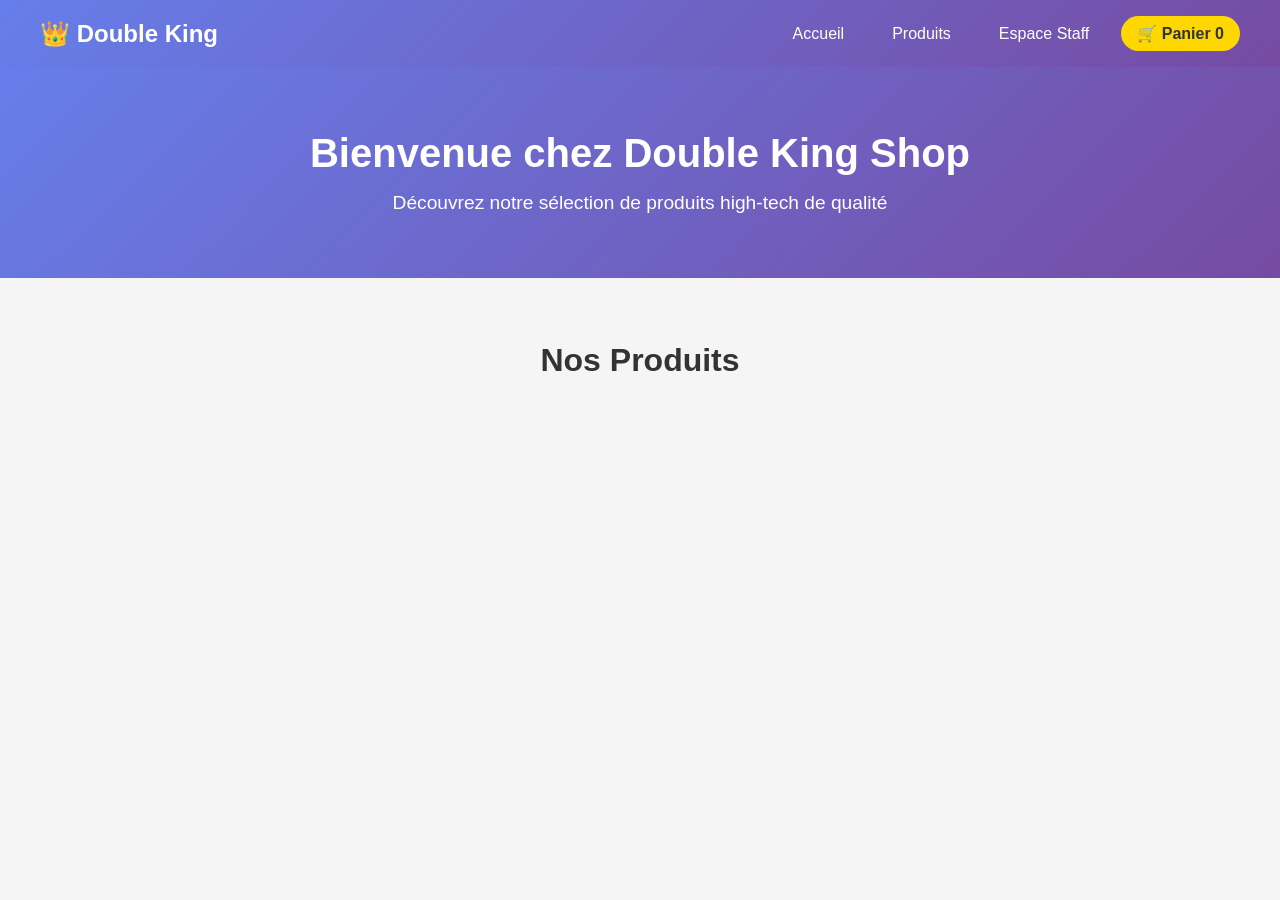
<file: index2.html>
<!DOCTYPE html>
<html lang="fr">
<head>
    <meta charset="UTF-8">
    <meta name="viewport" content="width=device-width, initial-scale=1.0">
    <title>Double King Shop - Boutique en Ligne</title>
    <script src="https://sdk.minepi.com/pi-sdk.js"></script>
    <style>
        * { margin: 0; padding: 0; box-sizing: border-box; }
        body { font-family: 'Segoe UI', Tahoma, Geneva, Verdana, sans-serif; background: #f5f5f5; }
        .header { background: linear-gradient(135deg, #667eea 0%, #764ba2 100%); color: white; padding: 1rem; position: sticky; top: 0; z-index: 100; }
        .header-content { max-width: 1200px; margin: 0 auto; display: flex; justify-content: space-between; align-items: center; flex-wrap: wrap; }
        .logo { display: flex; align-items: center; gap: 0.5rem; font-size: 1.5rem; font-weight: bold; }
        .nav { display: flex; gap: 1rem; align-items: center; flex-wrap: wrap; }
        .nav a { color: white; text-decoration: none; padding: 0.5rem 1rem; border-radius: 5px; transition: background 0.3s; }
        .nav a:hover { background: rgba(255,255,255,0.2); }
        .cart-btn { background: #ffd700; color: #333; padding: 0.5rem 1rem; border-radius: 20px; cursor: pointer; font-weight: bold; }
        .hero { background: linear-gradient(135deg, #667eea 0%, #764ba2 100%); color: white; padding: 4rem 1rem; text-align: center; }
        .hero h1 { font-size: 2.5rem; margin-bottom: 1rem; }
        .hero p { font-size: 1.2rem; }
        .container { max-width: 1200px; margin: 0 auto; padding: 2rem 1rem; }
        .section-title { text-align: center; font-size: 2rem; margin: 2rem 0; color: #333; }
        .products { display: grid; grid-template-columns: repeat(auto-fit, minmax(280px, 1fr)); gap: 2rem; }
        .product-card { background: white; border-radius: 10px; overflow: hidden; box-shadow: 0 4px 6px rgba(0,0,0,0.1); transition: transform 0.3s; }
        .product-card:hover { transform: translateY(-5px); box-shadow: 0 8px 15px rgba(0,0,0,0.2); }
        .product-image { width: 100%; height: 250px; object-fit: cover; background: #f0f0f0; display: flex; align-items: center; justify-content: center; color: #999; font-size: 4rem; }
        .product-info { padding: 1.5rem; }
        .product-name { font-size: 1.2rem; font-weight: bold; margin-bottom: 0.5rem; color: #333; }
        .product-price { font-size: 1.5rem; color: #667eea; font-weight: bold; margin-bottom: 1rem; }
        .add-to-cart { width: 100%; background: linear-gradient(135deg, #667eea 0%, #764ba2 100%); color: white; border: none; padding: 1rem; border-radius: 5px; cursor: pointer; font-size: 1rem; font-weight: bold; transition: opacity 0.3s; }
        .add-to-cart:hover { opacity: 0.9; }
        .modal { display: none; position: fixed; top: 0; left: 0; width: 100%; height: 100%; background: rgba(0,0,0,0.5); z-index: 1000; justify-content: center; align-items: center; }
        .modal-content { background: white; padding: 2rem; border-radius: 10px; max-width: 600px; width: 90%; max-height: 80vh; overflow-y: auto; }
        .modal-header { display: flex; justify-content: space-between; align-items: center; margin-bottom: 1.5rem; }
        .modal-title { font-size: 1.5rem; color: #333; }
        .close-btn { font-size: 2rem; cursor: pointer; color: #999; }
        .close-btn:hover { color: #333; }
        .cart-item { display: flex; justify-content: space-between; align-items: center; padding: 1rem; border-bottom: 1px solid #eee; }
        .cart-item-info { flex: 1; }
        .cart-item-name { font-weight: bold; margin-bottom: 0.25rem; }
        .cart-item-price { color: #667eea; }
        .cart-item-quantity { display: flex; align-items: center; gap: 0.5rem; }
        .qty-btn { background: #667eea; color: white; border: none; width: 30px; height: 30px; border-radius: 5px; cursor: pointer; }
        .remove-btn { background: #e74c3c; color: white; border: none; padding: 0.5rem; border-radius: 5px; cursor: pointer; }
        .cart-total { margin-top: 1.5rem; padding-top: 1.5rem; border-top: 2px solid #667eea; font-size: 1.5rem; font-weight: bold; text-align: right; color: #333; }
        .checkout-form { margin-top: 1.5rem; }
        .form-group { margin-bottom: 1rem; }
        .form-group label { display: block; margin-bottom: 0.5rem; font-weight: bold; color: #333; }
        .form-group input { width: 100%; padding: 0.75rem; border: 1px solid #ddd; border-radius: 5px; font-size: 1rem; }
        .checkout-btn { width: 100%; background: linear-gradient(135deg, #667eea 0%, #764ba2 100%); color: white; border: none; padding: 1rem; border-radius: 5px; cursor: pointer; font-size: 1.1rem; font-weight: bold; margin-top: 1rem; }        .pi-payment-btn { background: linear-gradient(135deg, #f093fb 0%, #f5576c 100%); margin-top: 0.5rem; }
        .notification { position: fixed; top: 20px; right: 20px; background: #2ecc71; color: white; padding: 1rem 2rem; border-radius: 5px; display: none; z-index: 2000; animation: slideIn 0.3s; }
        @keyframes slideIn { from { transform: translateX(400px); } to { transform: translateX(0); } }
        .loading { display: none; position: fixed; top: 0; left: 0; width: 100%; height: 100%; background: rgba(0,0,0,0.7); z-index: 3000; justify-content: center; align-items: center; flex-direction: column; color: white; }
        .spinner { width: 50px; height: 50px; border: 5px solid #f3f3f3; border-top: 5px solid #667eea; border-radius: 50%; animation: spin 1s linear infinite; margin-bottom: 1rem; }
        @keyframes spin { 0% { transform: rotate(0deg); } 100% { transform: rotate(360deg); } }
        @media (max-width: 768px) { .hero h1 { font-size: 1.8rem; } .products { grid-template-columns: 1fr; } }
    </style>
</head>
<body>
    <header class="header">
        <div class="header-content">
            <div class="logo">👑 Double King</div>
            <nav class="nav">
                <a href="#accueil">Accueil</a>
                <a href="#produits">Produits</a>
                <a href="admin.html">Espace Staff</a>
                <div class="cart-btn" onclick="toggleCart()">🛒 Panier <span id="cart-count">0</span></div>
            </nav>
        </div>
    </header>

    <section class="hero" id="accueil">
        <h1>Bienvenue chez Double King Shop</h1>
        <p>Découvrez notre sélection de produits high-tech de qualité</p>
    </section>

    <div class="container">
        <h2 class="section-title" id="produits">Nos Produits</h2>
        <div class="products" id="products-list"></div>
    </div>

    <div class="modal" id="cart-modal">
        <div class="modal-content">
            <div class="modal-header">
                <h2 class="modal-title">🛒 Votre Panier</h2>
                <span class="close-btn" onclick="toggleCart()">&times;</span>
            </div>
            <div id="cart-items"></div>
            <div class="cart-total">Total: <span id="cart-total">0</span> CDF</div>
            <div class="checkout-form">
                <div class="form-group">
                    <label>Nom complet</label>
                    <input type="text" id="customer-name" required>
                </div>
                <div class="form-group">
                    <label>Téléphone</label>
                    <input type="tel" id="customer-phone" required>
                </div>
                <button class="checkout-btn" onclick="checkout()">✅ Commander</button>                <button class="checkout-btn pi-payment-btn" onclick="payWithPi()">💎 Payer avec Pi</button>
            </div>
        </div>
    </div>

    <div class="notification" id="notification"></div>

    <div class="loading" id="loading">
        <div class="spinner"></div>
        <p>Traitement en cours...</p>
    </div>

    <script>
        // Produits
        const products = [
            { id: 1, name: "Smartphone Samsung Galaxy", price: 450000, image: "📱" },
            { id: 2, name: "Ordinateur Portable HP", price: 850000, image: "💻" },
            { id: 3, name: "Écouteurs Sans Fil", price: 75000, image: "🎧" },
            { id: 4, name: "Montre Connectée", price: 125000, image: "⌚" }
        ];

        let cart = [];
        const PI_PRICE = 5000; // 1 Pi = 5000 CDF (taux de conversion)

        // Initialisation Pi SDK
        Pi.init({ version: "2.0", sandbox: true });

        // Afficher les produits
        function renderProducts() {
            const container = document.getElementById('products-list');
            container.innerHTML = products.map(product => `
                <div class="product-card">
                    <div class="product-image">${product.image}</div>
                    <div class="product-info">
                        <div class="product-name">${product.name}</div>
                        <div class="product-price">${product.price.toLocaleString()} CDF</div>
                        <button class="add-to-cart" onclick="addToCart(${product.id})">Ajouter au panier</button>
                    </div>
                </div>
            `).join('');
        }

        // Ajouter au panier
        function addToCart(productId) {
            const product = products.find(p => p.id === productId);
            const existingItem = cart.find(item => item.id === productId);
            
            if (existingItem) {
                existingItem.quantity++;
            } else {                cart.push({ ...product, quantity: 1 });
            }
            
            updateCart();
            showNotification('Produit ajouté au panier!');
        }

        // Mettre à jour le panier
        function updateCart() {
            const cartCount = document.getElementById('cart-count');
            const cartItems = document.getElementById('cart-items');
            const cartTotal = document.getElementById('cart-total');
            
            const totalItems = cart.reduce((sum, item) => sum + item.quantity, 0);
            const totalPrice = cart.reduce((sum, item) => sum + (item.price * item.quantity), 0);
            
            cartCount.textContent = totalItems;
            cartTotal.textContent = totalPrice.toLocaleString();
            
            if (cart.length === 0) {
                cartItems.innerHTML = '<p style="text-align: center; padding: 2rem; color: #999;">Votre panier est vide</p>';
            } else {
                cartItems.innerHTML = cart.map(item => `
                    <div class="cart-item">
                        <div class="cart-item-info">
                            <div class="cart-item-name">${item.name}</div>
                            <div class="cart-item-price">${item.price.toLocaleString()} CDF</div>
                        </div>
                        <div class="cart-item-quantity">
                            <button class="qty-btn" onclick="updateQuantity(${item.id}, -1)">-</button>
                            <span>${item.quantity}</span>
                            <button class="qty-btn" onclick="updateQuantity(${item.id}, 1)">+</button>
                            <button class="remove-btn" onclick="removeFromCart(${item.id})">🗑️</button>
                        </div>
                    </div>
                `).join('');
            }
        }

        // Mettre à jour la quantité
        function updateQuantity(productId, change) {
            const item = cart.find(item => item.id === productId);
            if (item) {
                item.quantity += change;
                if (item.quantity <= 0) {
                    removeFromCart(productId);
                } else {
                    updateCart();
                }
            }        }

        // Retirer du panier
        function removeFromCart(productId) {
            cart = cart.filter(item => item.id !== productId);
            updateCart();
            showNotification('Produit retiré du panier');
        }

        // Afficher/masquer le panier
        function toggleCart() {
            const modal = document.getElementById('cart-modal');
            modal.style.display = modal.style.display === 'flex' ? 'none' : 'flex';
        }

        // Commander (paiement CDF)
        function checkout() {
            if (cart.length === 0) {
                showNotification('Votre panier est vide!', 'error');
                return;
            }
            
            const name = document.getElementById('customer-name').value;
            const phone = document.getElementById('customer-phone').value;
            
            if (!name || !phone) {
                showNotification('Veuillez remplir tous les champs', 'error');
                return;
            }
            
            const total = cart.reduce((sum, item) => sum + (item.price * item.quantity), 0);
            const order = {
                id: Date.now(),
                items: cart,
                total: total,
                customer: { name, phone },
                date: new Date().toISOString(),
                paymentMethod: 'CDF'
            };
            
            saveOrder(order);
            showNotification('Commande passée avec succès!');
            cart = [];
            updateCart();
            toggleCart();
        }

        // Payer avec Pi
        async function payWithPi() {
            if (cart.length === 0) {                showNotification('Votre panier est vide!', 'error');
                return;
            }
            
            const name = document.getElementById('customer-name').value;
            const phone = document.getElementById('customer-phone').value;
            
            if (!name || !phone) {
                showNotification('Veuillez remplir tous les champs', 'error');
                return;
            }
            
            const totalCDF = cart.reduce((sum, item) => sum + (item.price * item.quantity), 0);
            const piAmount = (totalCDF / PI_PRICE).toFixed(2);
            
            try {
                document.getElementById('loading').style.display = 'flex';
                
                const paymentData = {
                    amount: parseFloat(piAmount),
                    memo: `Commande Double King Shop - ${cart.length} article(s)`,
                    metadata: { 
                        orderId: Date.now().toString(),
                        items: cart,
                        customerName: name,
                        customerPhone: phone,
                        totalCDF: totalCDF
                    }
                };
                
                const callbacks = {
                    onReadyForServerApproval: async (paymentId) => {
                        console.log('Prêt pour approbation:', paymentId);
                        await approvePayment(paymentId);
                    },
                    onReadyForServerCompletion: async (paymentId, txid) => {
                        console.log('Prêt pour complétion:', paymentId, txid);
                        await completePayment(paymentId, txid, paymentData.metadata);
                    },
                    onCancel: (paymentId) => {
                        console.log('Paiement annulé:', paymentId);
                        showNotification('Paiement annulé', 'error');
                        document.getElementById('loading').style.display = 'none';
                    },
                    onError: (error, payment) => {
                        console.error('Erreur de paiement:', error);
                        showNotification('Erreur de paiement: ' + error.message, 'error');
                        document.getElementById('loading').style.display = 'none';
                    }
                };                
                await Pi.createPayment(paymentData, callbacks);
                
            } catch (error) {
                console.error('Erreur:', error);
                showNotification('Erreur: ' + error.message, 'error');
                document.getElementById('loading').style.display = 'none';
            }
        }

        // Approuver le paiement (côté serveur simulé)
        async function approvePayment(paymentId) {
            try {
                // Dans un cas réel, appelez votre backend ici
                const response = await fetch(`https://api.minepi.com/v2/payments/${paymentId}/approve`, {
                    method: 'POST',
                    headers: {
                        'Authorization': 'ety8qg54aj1vv9nocodmjiydzfh5uy93xiokpuc0juwkyao4rdcqlcfab4i0akhy',
                        'Content-Type': 'application/json'
                    }
                });
                
                if (response.ok) {
                    console.log('Paiement approuvé:', paymentId);
                }
            } catch (error) {
                console.error('Erreur approbation:', error);
                throw error;
            }
        }

        // Compléter le paiement
        async function completePayment(paymentId, txid, metadata) {
            try {
                const order = {
                    id: metadata.orderId,
                    items: metadata.items,
                    total: metadata.totalCDF,
                    customer: { 
                        name: metadata.customerName, 
                        phone: metadata.customerPhone 
                    },
                    date: new Date().toISOString(),
                    paymentMethod: 'Pi',
                    paymentId: paymentId,
                    txid: txid
                };
                
                saveOrder(order);
                                // Dans un cas réel, appelez votre backend ici
                const response = await fetch(`https://api.minepi.com/v2/payments/${paymentId}/complete`, {
                    method: 'POST',
                    headers: {
                        'Authorization': 'Key VOTRE_API_KEY',
                        'Content-Type': 'application/json'
                    },
                    body: JSON.stringify({ txid })
                });
                
                if (response.ok) {
                    showNotification('Paiement réussi! Merci pour votre commande.');
                    cart = [];
                    updateCart();
                    document.getElementById('loading').style.display = 'none';
                    document.getElementById('cart-modal').style.display = 'none';
                }
            } catch (error) {
                console.error('Erreur complétion:', error);
                showNotification('Erreur de complétion', 'error');
                document.getElementById('loading').style.display = 'none';
            }
        }

        // Sauvegarder la commande (localStorage)
        function saveOrder(order) {
            const orders = JSON.parse(localStorage.getItem('orders') || '[]');
            orders.push(order);
            localStorage.setItem('orders', JSON.stringify(orders));
        }

        // Afficher notification
        function showNotification(message, type = 'success') {
            const notification = document.getElementById('notification');
            notification.textContent = message;
            notification.style.background = type === 'error' ? '#e74c3c' : '#2ecc71';
            notification.style.display = 'block';
            setTimeout(() => {
                notification.style.display = 'none';
            }, 3000);
        }

        // Initialisation
        renderProducts();
        updateCart();

        // Fermer le modal en cliquant à l'extérieur
        window.onclick = function(event) {
            const modal = document.getElementById('cart-modal');
            if (event.target === modal) {                modal.style.display = 'none';
            }
        }
    </script>
</body>
</html>
</file>
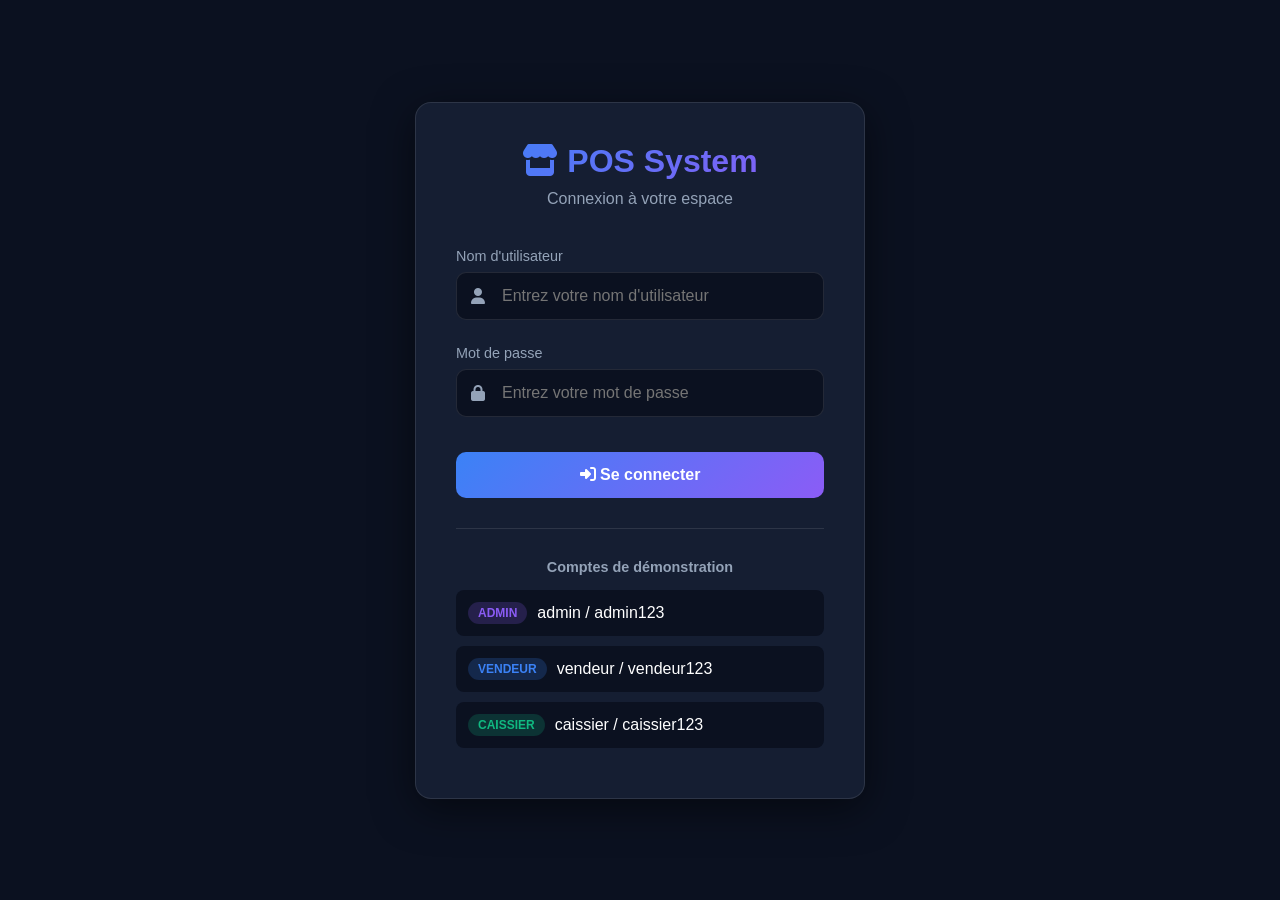
<file: login.html>
<!DOCTYPE html>
<html lang="fr">
<head>
    <meta charset="UTF-8">
    <meta name="viewport" content="width=device-width, initial-scale=1.0">
    <title>Connexion - Système de Gestion</title>
    <link rel="stylesheet" href="https://cdnjs.cloudflare.com/ajax/libs/font-awesome/6.4.0/css/all.min.css">
    <style>
        :root {
            --bg-body: #0B1120;
            --bg-card: #151E32;
            --text-main: #FFFFFF;
            --text-muted: #94A3B8;
            --accent-blue: #3B82F6;
            --accent-green: #10B981;
            --accent-purple: #8B5CF6;
            --danger: #EF4444;
            --border-radius: 16px;
        }

        * {
            margin: 0;
            padding: 0;
            box-sizing: border-box;
            font-family: 'Segoe UI', Roboto, Helvetica, Arial, sans-serif;
        }

        body {
            background-color: var(--bg-body);
            color: var(--text-main);
            min-height: 100vh;
            display: flex;
            justify-content: center;
            align-items: center;
            padding: 20px;
        }

        .login-container {
            width: 100%;
            max-width: 450px;
            background: var(--bg-card);
            border-radius: var(--border-radius);
            padding: 40px;
            border: 1px solid rgba(255,255,255,0.1);
            box-shadow: 0 10px 40px rgba(0,0,0,0.5);
        }

        .login-header {
            text-align: center;
            margin-bottom: 40px;        }

        .login-header h1 {
            font-size: 2rem;
            margin-bottom: 10px;
            background: linear-gradient(135deg, var(--accent-blue), var(--accent-purple));
            -webkit-background-clip: text;
            -webkit-text-fill-color: transparent;
            background-clip: text;
        }

        .login-header p {
            color: var(--text-muted);
        }

        .form-group {
            margin-bottom: 25px;
        }

        .form-group label {
            display: block;
            margin-bottom: 8px;
            color: var(--text-muted);
            font-size: 0.9rem;
            font-weight: 500;
        }

        .input-group {
            position: relative;
        }

        .input-group i {
            position: absolute;
            left: 15px;
            top: 50%;
            transform: translateY(-50%);
            color: var(--text-muted);
        }

        .form-group input,
        .form-group select {
            width: 100%;
            padding: 14px 14px 14px 45px;
            border: 1px solid rgba(255,255,255,0.1);
            border-radius: 10px;
            background: var(--bg-body);
            color: var(--text-main);
            font-size: 1rem;
            transition: 0.3s;
        }
        .form-group input:focus,
        .form-group select:focus {
            outline: none;
            border-color: var(--accent-blue);
        }

        .btn {
            width: 100%;
            padding: 14px;
            border: none;
            border-radius: 10px;
            cursor: pointer;
            font-size: 1rem;
            font-weight: bold;
            transition: 0.3s;
            margin-top: 10px;
        }

        .btn-primary {
            background: linear-gradient(135deg, var(--accent-blue), var(--accent-purple));
            color: white;
        }

        .btn-primary:hover {
            transform: translateY(-2px);
            box-shadow: 0 5px 20px rgba(59, 130, 246, 0.4);
        }

        .demo-accounts {
            margin-top: 30px;
            padding-top: 30px;
            border-top: 1px solid rgba(255,255,255,0.1);
        }

        .demo-accounts h3 {
            color: var(--text-muted);
            font-size: 0.9rem;
            margin-bottom: 15px;
            text-align: center;
        }

        .demo-account {
            background: var(--bg-body);
            padding: 12px;
            border-radius: 8px;
            margin-bottom: 10px;
            cursor: pointer;
            transition: 0.3s;
            display: flex;            align-items: center;
            gap: 10px;
        }

        .demo-account:hover {
            background: rgba(59, 130, 246, 0.1);
            border: 1px solid var(--accent-blue);
        }

        .demo-account .role-badge {
            padding: 4px 10px;
            border-radius: 20px;
            font-size: 0.75rem;
            font-weight: bold;
            text-transform: uppercase;
        }

        .role-admin { background: rgba(139, 92, 246, 0.2); color: var(--accent-purple); }
        .role-vendeur { background: rgba(59, 130, 246, 0.2); color: var(--accent-blue); }
        .role-caissier { background: rgba(16, 185, 129, 0.2); color: var(--accent-green); }

        .toast {
            position: fixed;
            top: 20px;
            right: 20px;
            background: var(--bg-card);
            color: white;
            padding: 15px 25px;
            border-radius: 8px;
            border-left: 4px solid var(--danger);
            box-shadow: 0 4px 15px rgba(0,0,0,0.5);
            display: none;
            z-index: 2000;
        }

        .toast.show {
            display: block;
            animation: slideIn 0.3s ease;
        }

        .toast.success {
            border-left-color: var(--accent-green);
        }

        @keyframes slideIn {
            from { transform: translateX(400px); }
            to { transform: translateX(0); }
        }
    </style>
</head><body>

    <div class="toast" id="toast"></div>

    <div class="login-container">
        <div class="login-header">
            <h1><i class="fa-solid fa-store"></i> POS System</h1>
            <p>Connexion à votre espace</p>
        </div>

        <form id="loginForm" onsubmit="handleLogin(event)">
            <div class="form-group">
                <label>Nom d'utilisateur</label>
                <div class="input-group">
                    <i class="fa-solid fa-user"></i>
                    <input type="text" id="username" placeholder="Entrez votre nom d'utilisateur" required>
                </div>
            </div>

            <div class="form-group">
                <label>Mot de passe</label>
                <div class="input-group">
                    <i class="fa-solid fa-lock"></i>
                    <input type="password" id="password" placeholder="Entrez votre mot de passe" required>
                </div>
            </div>

            <button type="submit" class="btn btn-primary">
                <i class="fa-solid fa-sign-in-alt"></i> Se connecter
            </button>
        </form>

        <div class="demo-accounts">
            <h3>Comptes de démonstration</h3>
            <div class="demo-account" onclick="fillLogin('admin', 'admin123', 'Admin')">
                <span class="role-badge role-admin">Admin</span>
                <span>admin / admin123</span>
            </div>
            <div class="demo-account" onclick="fillLogin('vendeur', 'vendeur123', 'Vendeur')">
                <span class="role-badge role-vendeur">Vendeur</span>
                <span>vendeur / vendeur123</span>
            </div>
            <div class="demo-account" onclick="fillLogin('caissier', 'caissier123', 'Caissier')">
                <span class="role-badge role-caissier">Caissier</span>
                <span>caissier / caissier123</span>
            </div>
        </div>
    </div>

    <script>        // Initialize default users if not exists
        function initializeUsers() {
            const users = localStorage.getItem('users');
            if (!users) {
                const defaultUsers = [
                    { id: 1, username: 'admin', password: 'admin123', role: 'admin', name: 'Administrateur' },
                    { id: 2, username: 'vendeur', password: 'vendeur123', role: 'vendeur', name: 'Jean Vendeur' },
                    { id: 3, username: 'caissier', password: 'caissier123', role: 'caissier', name: 'Marie Caissier' }
                ];
                localStorage.setItem('users', JSON.stringify(defaultUsers));
            }
        }

        initializeUsers();

        function fillLogin(username, password, roleName) {
            document.getElementById('username').value = username;
            document.getElementById('password').value = password;
            showToast(`Connecté en tant que ${roleName}`, 'success');
            setTimeout(() => handleLogin(null), 500);
        }

        function handleLogin(e) {
            if (e) e.preventDefault();

            const username = document.getElementById('username').value;
            const password = document.getElementById('password').value;

            const users = JSON.parse(localStorage.getItem('users') || '[]');
            const user = users.find(u => u.username === username && u.password === password);

            if (user) {
                // Save current user session
                localStorage.setItem('currentUser', JSON.stringify(user));
                
                showToast('Connexion réussie!', 'success');
                
                // Redirect based on role
                setTimeout(() => {
                    switch(user.role) {
                        case 'admin':
                            window.location.href = 'admin.html';
                            break;
                        case 'vendeur':
                            window.location.href = 'vendeur.html';
                            break;
                        case 'caissier':
                            window.location.href = 'caissier.html';
                            break;
                        default:                            window.location.href = 'dashboard.html';
                    }
                }, 500);
            } else {
                showToast('Identifiants incorrects', 'error');
            }
        }

        function showToast(message, type = 'error') {
            const toast = document.getElementById('toast');
            toast.textContent = message;
            toast.className = `toast show ${type}`;
            setTimeout(() => {
                toast.classList.remove('show');
            }, 3000);
        }

        // Check if already logged in
        window.onload = function() {
            const currentUser = JSON.parse(localStorage.getItem('currentUser'));
            if (currentUser) {
                switch(currentUser.role) {
                    case 'admin': window.location.href = 'admin.html'; break;
                    case 'vendeur': window.location.href = 'vendeur.html'; break;
                    case 'caissier': window.location.href = 'caissier.html'; break;
                }
            }
        }
    </script>
</body>
</html>
</file>
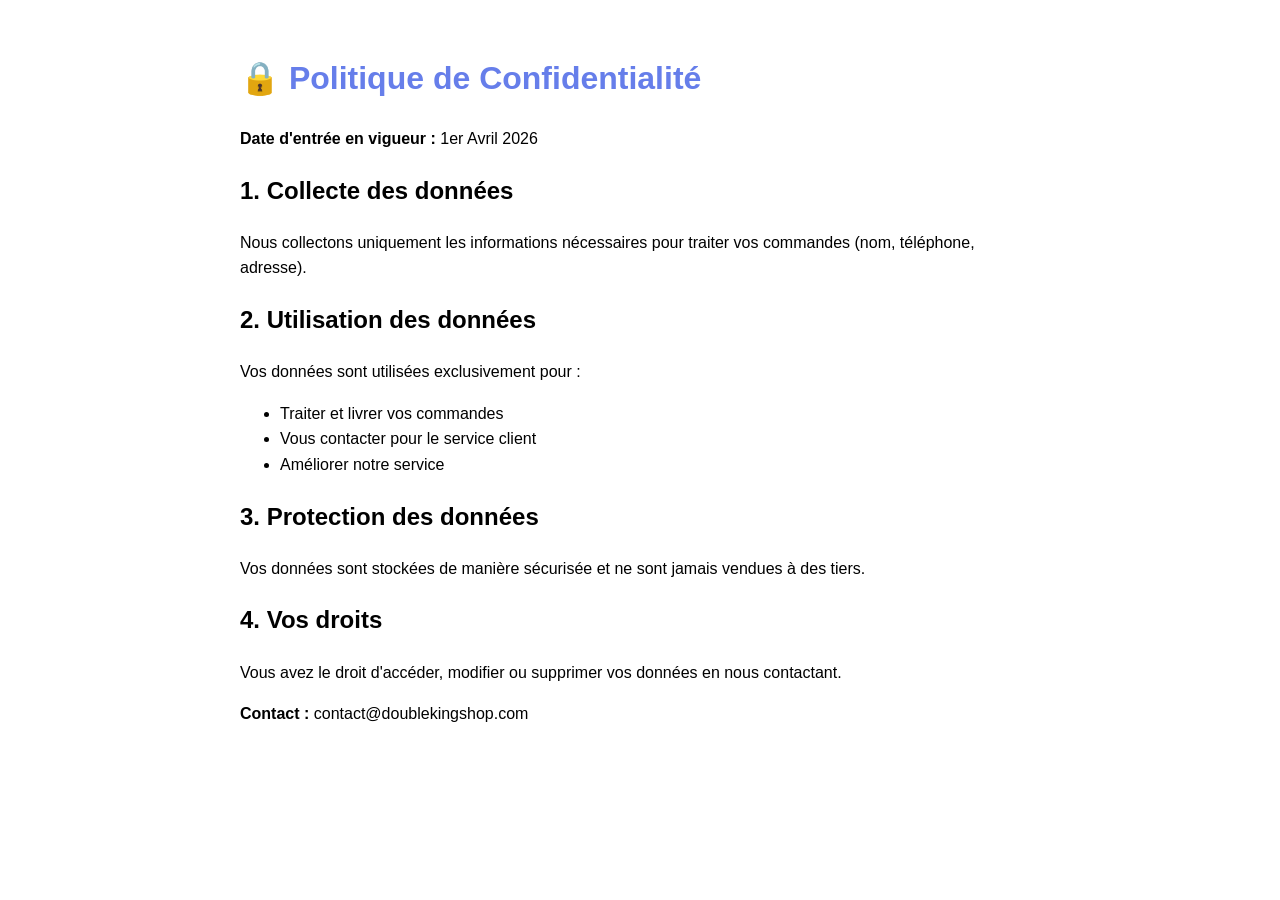
<file: privacy.html>
<!DOCTYPE html>
<html lang="fr">
<head>
    <meta charset="UTF-8">
    <title>Politique de Confidentialité - Double King Shop</title>
    <style>
        body { font-family: Arial, sans-serif; max-width: 800px; margin: 0 auto; padding: 2rem; line-height: 1.6; }
        h1 { color: #667eea; }
    </style>
</head>
<body>
    <h1>🔒 Politique de Confidentialité</h1>
    <p><strong>Date d'entrée en vigueur :</strong> 1er Avril 2026</p>
    
    <h2>1. Collecte des données</h2>
    <p>Nous collectons uniquement les informations nécessaires pour traiter vos commandes (nom, téléphone, adresse).</p>
    
    <h2>2. Utilisation des données</h2>
    <p>Vos données sont utilisées exclusivement pour :</p>
    <ul>
        <li>Traiter et livrer vos commandes</li>
        <li>Vous contacter pour le service client</li>
        <li>Améliorer notre service</li>
    </ul>
    
    <h2>3. Protection des données</h2>
    <p>Vos données sont stockées de manière sécurisée et ne sont jamais vendues à des tiers.</p>
    
    <h2>4. Vos droits</h2>
    <p>Vous avez le droit d'accéder, modifier ou supprimer vos données en nous contactant.</p>
    
    <p><strong>Contact :</strong> contact@doublekingshop.com</p>
</body>
</html>
</file>
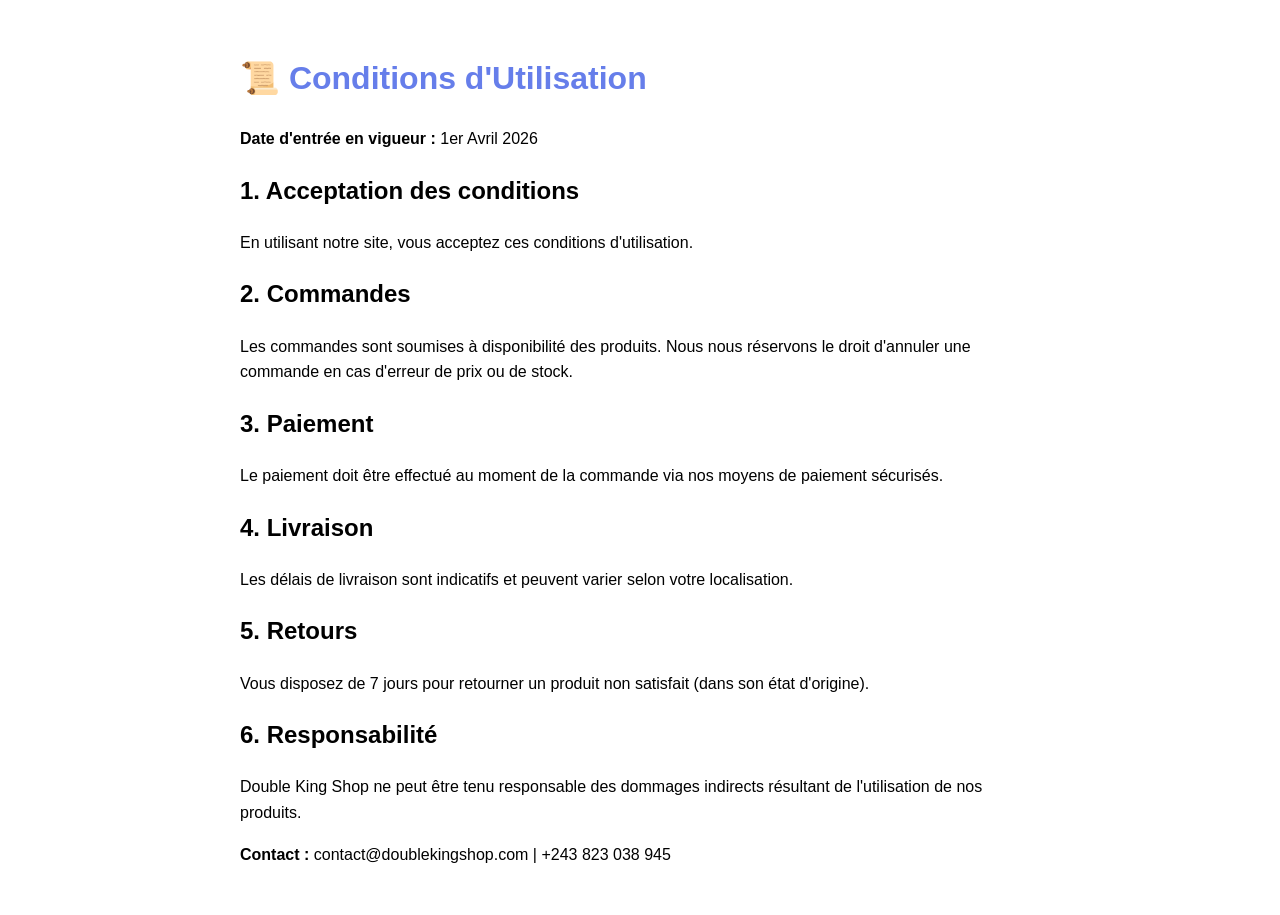
<file: terms.html>
<!DOCTYPE html>
<html lang="fr">
<head>
    <meta charset="UTF-8">
    <title>Conditions d'Utilisation - Double King Shop</title>
    <style>
        body { font-family: Arial, sans-serif; max-width: 800px; margin: 0 auto; padding: 2rem; line-height: 1.6; }
        h1 { color: #667eea; }
    </style>
</head>
<body>
    <h1>📜 Conditions d'Utilisation</h1>
    <p><strong>Date d'entrée en vigueur :</strong> 1er Avril 2026</p>
    
    <h2>1. Acceptation des conditions</h2>
    <p>En utilisant notre site, vous acceptez ces conditions d'utilisation.</p>
    
    <h2>2. Commandes</h2>
    <p>Les commandes sont soumises à disponibilité des produits. Nous nous réservons le droit d'annuler une commande en cas d'erreur de prix ou de stock.</p>
    
    <h2>3. Paiement</h2>
    <p>Le paiement doit être effectué au moment de la commande via nos moyens de paiement sécurisés.</p>
    
    <h2>4. Livraison</h2>
    <p>Les délais de livraison sont indicatifs et peuvent varier selon votre localisation.</p>
    
    <h2>5. Retours</h2>
    <p>Vous disposez de 7 jours pour retourner un produit non satisfait (dans son état d'origine).</p>
    
    <h2>6. Responsabilité</h2>
    <p>Double King Shop ne peut être tenu responsable des dommages indirects résultant de l'utilisation de nos produits.</p>
    
    <p><strong>Contact :</strong> contact@doublekingshop.com | +243 823 038 945</p>
</body>
</html>
</file>
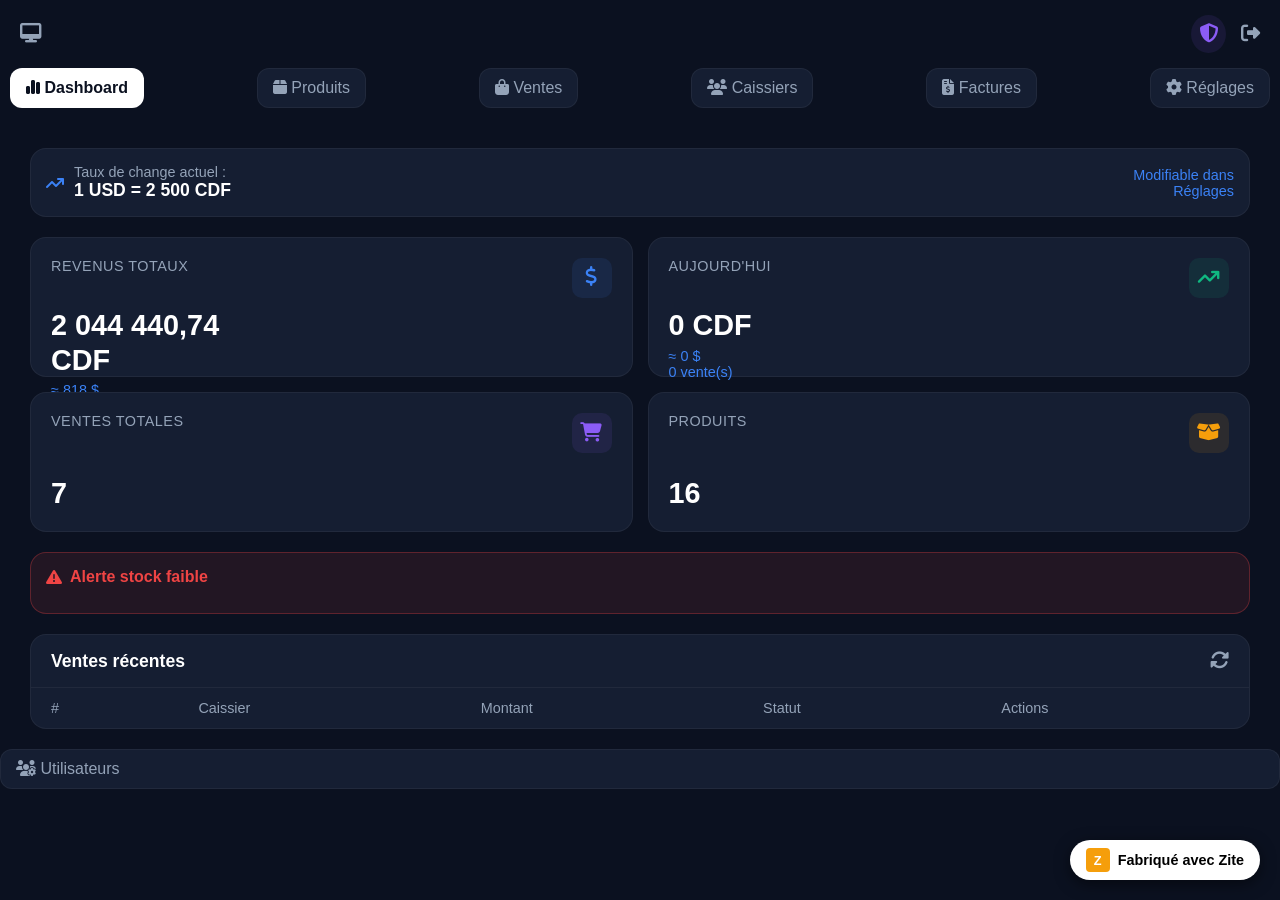
<file: pages/admin.html>
<!DOCTYPE html>
<html lang="fr">
<head>
    <meta charset="UTF-8">
    <meta name="viewport" content="width=device-width, initial-scale=1.0">
    <title>Admin Dashboard - Gestion</title>
    <link rel="stylesheet" href="https://cdnjs.cloudflare.com/ajax/libs/font-awesome/6.4.0/css/all.min.css">
    <style>
        :root {
            --bg-body: #0B1120;
            --bg-card: #151E32;
            --bg-card-hover: #1E293B;
            --text-main: #FFFFFF;
            --text-muted: #94A3B8;
            --accent-blue: #3B82F6;
            --accent-green: #10B981;
            --accent-purple: #8B5CF6;
            --accent-orange: #F59E0B;
            --danger: #EF4444;
            --border-radius: 16px;
        }

        * {
            margin: 0;
            padding: 0;
            box-sizing: border-box;
            font-family: 'Segoe UI', Roboto, Helvetica, Arial, sans-serif;
        }

        body {
            background-color: var(--bg-body);
            color: var(--text-main);
            padding-bottom: 80px;
        }

        /* Modal Styles */
        .modal {
            display: none;
            position: fixed;
            top: 0;
            left: 0;
            width: 100%;
            height: 100%;
            background: rgba(0,0,0,0.8);
            z-index: 1000;
            justify-content: center;
            align-items: center;
            padding: 20px;
        }
        .modal.active {
            display: flex;
        }

        .modal-content {
            background: var(--bg-card);
            border-radius: var(--border-radius);
            padding: 30px;
            width: 100%;
            max-width: 500px;
            max-height: 90vh;
            overflow-y: auto;
            border: 1px solid rgba(255,255,255,0.1);
        }

        .modal-header {
            display: flex;
            justify-content: space-between;
            align-items: center;
            margin-bottom: 20px;
        }

        .modal-header h2 {
            font-size: 1.5rem;
        }

        .close-modal {
            background: none;
            border: none;
            color: var(--text-muted);
            font-size: 1.5rem;
            cursor: pointer;
        }

        .form-group {
            margin-bottom: 20px;
        }

        .form-group label {
            display: block;
            margin-bottom: 8px;
            color: var(--text-muted);
            font-size: 0.9rem;
        }

        .form-group input,
        .form-group select,
        .form-group textarea {
            width: 100%;
            padding: 12px;            border: 1px solid rgba(255,255,255,0.1);
            border-radius: 8px;
            background: var(--bg-body);
            color: var(--text-main);
            font-size: 1rem;
        }

        .form-group input:focus,
        .form-group select:focus {
            outline: none;
            border-color: var(--accent-blue);
        }

        .btn {
            padding: 12px 24px;
            border: none;
            border-radius: 8px;
            cursor: pointer;
            font-size: 1rem;
            font-weight: bold;
            transition: 0.3s;
        }

        .btn-primary {
            background: var(--accent-blue);
            color: white;
        }

        .btn-primary:hover {
            background: #2563EB;
        }

        .btn-success {
            background: var(--accent-green);
            color: white;
        }

        .btn-danger {
            background: var(--danger);
            color: white;
        }

        .btn-secondary {
            background: var(--bg-card-hover);
            color: var(--text-main);
        }

        .btn-group {
            display: flex;
            gap: 10px;            margin-top: 20px;
        }

        /* Top Bar */
        .top-bar {
            display: flex;
            justify-content: space-between;
            align-items: center;
            padding: 15px 20px;
        }

        .icon-btn {
            background: none;
            border: none;
            color: var(--text-muted);
            font-size: 1.2rem;
            cursor: pointer;
            transition: 0.3s;
        }

        .icon-btn:hover {
            color: var(--text-main);
        }

        .shield-icon {
            color: var(--accent-purple);
            background: rgba(139, 92, 246, 0.1);
            padding: 8px;
            border-radius: 50%;
        }

        /* Navigation */
        .nav-tabs {
            display: flex;
            justify-content: space-between;
            padding: 0 10px 20px 10px;
            overflow-x: auto;
            gap: 10px;
        }

        .nav-item {
            background: var(--bg-card);
            border: 1px solid rgba(255,255,255,0.05);
            padding: 10px 15px;
            border-radius: 12px;
            color: var(--text-muted);
            cursor: pointer;
            transition: 0.3s;
            white-space: nowrap;
        }
        .nav-item:hover, .nav-item.active {
            background: var(--text-main);
            color: var(--bg-body);
            font-weight: bold;
        }

        /* Exchange Banner */
        .exchange-banner {
            background: var(--bg-card);
            margin: 0 15px 20px 15px;
            padding: 15px;
            border-radius: var(--border-radius);
            display: flex;
            align-items: center;
            justify-content: space-between;
            border: 1px solid rgba(255,255,255,0.05);
            cursor: pointer;
            transition: 0.3s;
        }

        .exchange-banner:hover {
            border-color: var(--accent-blue);
        }

        .exchange-info {
            display: flex;
            align-items: center;
            gap: 10px;
        }

        .exchange-icon {
            color: var(--accent-blue);
        }

        .exchange-rate {
            font-weight: bold;
            font-size: 1.1rem;
        }

        .exchange-link {
            color: var(--accent-blue);
            text-decoration: none;
            font-size: 0.9rem;
            text-align: right;
        }

        /* Stats Grid */
        .stats-grid {
            display: grid;            grid-template-columns: 1fr 1fr;
            gap: 15px;
            padding: 0 15px;
            margin-bottom: 20px;
        }

        .stat-card {
            background: var(--bg-card);
            padding: 20px;
            border-radius: var(--border-radius);
            display: flex;
            flex-direction: column;
            justify-content: space-between;
            height: 140px;
            border: 1px solid rgba(255,255,255,0.05);
            cursor: pointer;
            transition: 0.3s;
        }

        .stat-card:hover {
            transform: translateY(-2px);
            border-color: rgba(255,255,255,0.2);
        }

        .stat-header {
            display: flex;
            justify-content: space-between;
            align-items: flex-start;
            color: var(--text-muted);
            font-size: 0.9rem;
            text-transform: uppercase;
            letter-spacing: 0.5px;
        }

        .stat-value {
            font-size: 1.8rem;
            font-weight: bold;
            margin-top: 10px;
            line-height: 1.2;
        }

        .stat-sub {
            font-size: 0.9rem;
            color: var(--accent-blue);
            margin-top: 5px;
        }

        .stat-icon {
            width: 40px;
            height: 40px;            border-radius: 10px;
            display: flex;
            align-items: center;
            justify-content: center;
            font-size: 1.2rem;
        }

        .icon-blue { background: rgba(59, 130, 246, 0.1); color: var(--accent-blue); }
        .icon-green { background: rgba(16, 185, 129, 0.1); color: var(--accent-green); }
        .icon-purple { background: rgba(139, 92, 246, 0.1); color: var(--accent-purple); }
        .icon-orange { background: rgba(245, 158, 11, 0.1); color: var(--accent-orange); }

        /* Alert Section */
        .alert-section {
            margin: 0 15px 20px 15px;
            background: rgba(239, 68, 68, 0.1);
            border: 1px solid rgba(239, 68, 68, 0.3);
            border-radius: var(--border-radius);
            padding: 15px;
        }

        .alert-title {
            color: var(--danger);
            font-weight: bold;
            display: flex;
            align-items: center;
            gap: 8px;
            margin-bottom: 12px;
        }

        .alert-items {
            display: flex;
            gap: 10px;
            flex-wrap: wrap;
        }

        .alert-item {
            background: rgba(0,0,0,0.3);
            padding: 8px 12px;
            border-radius: 8px;
            font-size: 0.9rem;
            display: flex;
            align-items: center;
            gap: 8px;
            cursor: pointer;
            transition: 0.3s;
        }

        .alert-item:hover {
            background: rgba(239, 68, 68, 0.2);        }

        .alert-count {
            color: var(--accent-orange);
            font-weight: bold;
        }

        /* Recent Sales */
        .recent-sales {
            margin: 0 15px;
            background: var(--bg-card);
            border-radius: var(--border-radius);
            overflow: hidden;
            border: 1px solid rgba(255,255,255,0.05);
        }

        .sales-header {
            padding: 15px 20px;
            display: flex;
            justify-content: space-between;
            align-items: center;
            border-bottom: 1px solid rgba(255,255,255,0.05);
        }

        .sales-header h3 {
            font-size: 1.1rem;
        }

        .refresh-btn {
            background: none;
            border: none;
            color: var(--text-muted);
            cursor: pointer;
            font-size: 1.2rem;
            transition: 0.3s;
        }

        .refresh-btn:hover {
            color: var(--accent-blue);
            transform: rotate(180deg);
        }

        table {
            width: 100%;
            border-collapse: collapse;
            font-size: 0.9rem;
        }

        th {
            text-align: left;            color: var(--text-muted);
            padding: 12px 20px;
            font-weight: normal;
        }

        td {
            padding: 15px 20px;
            border-top: 1px solid rgba(255,255,255,0.05);
        }

        .sale-amount {
            font-weight: bold;
            color: var(--text-main);
        }
        
        .sale-amount span {
            display: block;
            font-size: 0.8rem;
            color: var(--accent-blue);
            font-weight: normal;
        }

        .status-badge {
            padding: 4px 12px;
            border-radius: 20px;
            font-size: 0.8rem;
            font-weight: bold;
        }

        .status-success {
            background: rgba(16, 185, 129, 0.2);
            color: var(--accent-green);
        }

        .action-btn {
            background: none;
            border: none;
            color: var(--text-muted);
            cursor: pointer;
            margin: 0 5px;
            transition: 0.3s;
        }

        .action-btn:hover {
            color: var(--accent-blue);
        }

        .action-btn.delete:hover {
            color: var(--danger);
        }
        /* Footer Badge */
        .zite-badge {
            position: fixed;
            bottom: 20px;
            right: 20px;
            background: white;
            color: black;
            padding: 8px 16px;
            border-radius: 30px;
            display: flex;
            align-items: center;
            gap: 8px;
            font-weight: bold;
            font-size: 0.9rem;
            box-shadow: 0 4px 15px rgba(0,0,0,0.5);
            z-index: 100;
            cursor: pointer;
        }
        
        .zite-logo {
            width: 24px;
            height: 24px;
            background: #F59E0B;
            border-radius: 4px;
            display: flex;
            align-items: center;
            justify-content: center;
            color: white;
            font-size: 0.8rem;
        }

        /* Sections */
        .section {
            display: none;
            padding: 20px 15px;
        }

        .section.active {
            display: block;
        }

        .add-btn {
            background: var(--accent-blue);
            color: white;
            border: none;
            padding: 12px 24px;
            border-radius: 8px;
            cursor: pointer;
            margin-bottom: 20px;            font-weight: bold;
        }

        .add-btn:hover {
            background: #2563EB;
        }

        /* Toast Notification */
        .toast {
            position: fixed;
            top: 20px;
            right: 20px;
            background: var(--bg-card);
            color: white;
            padding: 15px 25px;
            border-radius: 8px;
            border-left: 4px solid var(--accent-green);
            box-shadow: 0 4px 15px rgba(0,0,0,0.5);
            display: none;
            z-index: 2000;
            animation: slideIn 0.3s ease;
        }

        .toast.show {
            display: block;
        }

        .toast.error {
            border-left-color: var(--danger);
        }

        @keyframes slideIn {
            from {
                transform: translateX(400px);
            }
            to {
                transform: translateX(0);
            }
        }
    </style>
</head>
<body>

    <!-- Toast Notification -->
    <div id="toast" class="toast"></div>

    <!-- Modal for Exchange Rate -->
    <div id="exchangeModal" class="modal">
        <div class="modal-content">
            <div class="modal-header">                <h2>Modifier le taux de change</h2>
                <button class="close-modal" onclick="closeModal('exchangeModal')">&times;</button>
            </div>
            <div class="form-group">
                <label>1 USD = </label>
                <input type="number" id="newExchangeRate" value="2500">
                <label>CDF</label>
            </div>
            <div class="btn-group">
                <button class="btn btn-secondary" onclick="closeModal('exchangeModal')">Annuler</button>
                <button class="btn btn-primary" onclick="updateExchangeRate()">Enregistrer</button>
            </div>
        </div>
    </div>

    <!-- Modal for New Sale -->
    <div id="saleModal" class="modal">
        <div class="modal-content">
            <div class="modal-header">
                <h2>Nouvelle Vente</h2>
                <button class="close-modal" onclick="closeModal('saleModal')">&times;</button>
            </div>
            <div class="form-group">
                <label>Produit</label>
                <select id="saleProduct">
                    <option value="">Sélectionner un produit</option>
                </select>
            </div>
            <div class="form-group">
                <label>Quantité</label>
                <input type="number" id="saleQuantity" value="1" min="1">
            </div>
            <div class="form-group">
                <label>Caissier</label>
                <input type="text" id="saleCashier" placeholder="Nom du caissier">
            </div>
            <div class="btn-group">
                <button class="btn btn-secondary" onclick="closeModal('saleModal')">Annuler</button>
                <button class="btn btn-success" onclick="addSale()">Valider la vente</button>
            </div>
        </div>
    </div>

    <!-- Modal for New Product -->
    <div id="productModal" class="modal">
        <div class="modal-content">
            <div class="modal-header">
                <h2 id="productModalTitle">Nouveau Produit</h2>
                <button class="close-modal" onclick="closeModal('productModal')">&times;</button>
            </div>            <input type="hidden" id="productId">
            <div class="form-group">
                <label>Nom du produit</label>
                <input type="text" id="productName" placeholder="Ex: Clé USB 64Go">
            </div>
            <div class="form-group">
                <label>Prix (CDF)</label>
                <input type="number" id="productPrice" placeholder="Ex: 50000">
            </div>
            <div class="form-group">
                <label>Stock</label>
                <input type="number" id="productStock" placeholder="Ex: 10">
            </div>
            <div class="btn-group">
                <button class="btn btn-secondary" onclick="closeModal('productModal')">Annuler</button>
                <button class="btn btn-primary" onclick="saveProduct()">Enregistrer</button>
            </div>
        </div>
    </div>

    <!-- Header -->
    <div class="top-bar">
        <button class="icon-btn" onclick="showToast('Tableau de bord', 'info')"><i class="fa-solid fa-desktop"></i></button>
        <div style="display: flex; gap: 15px;">
            <button class="icon-btn shield-icon" onclick="showToast('Système sécurisé', 'info')"><i class="fa-solid fa-shield-halved"></i></button>
            <button class="icon-btn" onclick="logout()"><i class="fa-solid fa-right-from-bracket"></i></button>
        </div>
    </div>

    <!-- Navigation -->
    <div class="nav-tabs">
        <div class="nav-item active" onclick="switchTab('dashboard', this)"><i class="fa-solid fa-chart-simple"></i> Dashboard</div>
        <div class="nav-item" onclick="switchTab('products', this)"><i class="fa-solid fa-box"></i> Produits</div>
        <div class="nav-item" onclick="switchTab('sales', this)"><i class="fa-solid fa-bag-shopping"></i> Ventes</div>
        <div class="nav-item" onclick="switchTab('cashiers', this)"><i class="fa-solid fa-users"></i> Caissiers</div>
        <div class="nav-item" onclick="switchTab('invoices', this)"><i class="fa-solid fa-file-invoice-dollar"></i> Factures</div>
        <div class="nav-item" onclick="switchTab('settings', this)"><i class="fa-solid fa-gear"></i> Réglages</div>
    </div>

    <!-- Dashboard Section -->
    <div id="dashboard" class="section active">
        <!-- Exchange Rate -->
        <div class="exchange-banner" onclick="openModal('exchangeModal')">
            <div class="exchange-info">
                <i class="fa-solid fa-arrow-trend-up exchange-icon"></i>
                <div>
                    <div style="color: var(--text-muted); font-size: 0.9rem;">Taux de change actuel :</div>
                    <div class="exchange-rate" id="displayExchangeRate">1 USD = 2 500 CDF</div>
                </div>
            </div>            <a class="exchange-link">Modifiable dans<br>Réglages</a>
        </div>

        <!-- Stats Grid -->
        <div class="stats-grid">
            <div class="stat-card" onclick="showToast('Revenus totaux: ' + formatNumber(stats.revenus) + ' CDF', 'info')">
                <div class="stat-header">
                    REVENUS TOTAUX
                    <div class="stat-icon icon-blue"><i class="fa-solid fa-dollar-sign"></i></div>
                </div>
                <div>
                    <div class="stat-value" id="totalRevenus">2 044 440,74<br>CDF</div>
                    <div class="stat-sub" id="revenusUSD">≈ 818 $</div>
                </div>
            </div>

            <div class="stat-card" onclick="showToast('Ventes aujourd\'hui: ' + stats.today.sales, 'info')">
                <div class="stat-header">
                    AUJOURD'HUI
                    <div class="stat-icon icon-green"><i class="fa-solid fa-arrow-trend-up"></i></div>
                </div>
                <div>
                    <div class="stat-value" id="todayRevenus">0 CDF</div>
                    <div class="stat-sub" id="todayStats">≈ 0 $<br>0 vente(s)</div>
                </div>
            </div>

            <div class="stat-card" onclick="openModal('saleModal')">
                  <div class="stat-header">
                    VENTES TOTALES
                    <div class="stat-icon icon-purple"><i class="fa-solid fa-cart-shopping"></i></div>
                </div>
                <div>
                    <div class="stat-value" id="totalSales">7</div>
                </div>
            </div>

            <div class="stat-card" onclick="switchTab('products', document.querySelectorAll('.nav-item')[1])">
                <div class="stat-header">
                    PRODUITS
                    <div class="stat-icon icon-orange"><i class="fa-solid fa-box-open"></i></div>
                </div>
                <div>
                    <div class="stat-value" id="totalProducts">16</div>
                </div>
            </div>
        </div>

        <!-- Low Stock Alert -->
        <div class="alert-section" id="alertSection">
            <div class="alert-title">
                <i class="fa-solid fa-triangle-exclamation"></i> Alerte stock faible
            </div>
            <div class="alert-items" id="lowStockItems">
                <!-- Dynamically filled -->
            </div>
        </div>

        <!-- Recent Sales -->
        <div class="recent-sales">
            <div class="sales-header">
                <h3>Ventes récentes</h3>
                <button class="refresh-btn" onclick="refreshSales()" title="Rafraîchir"><i class="fa-solid fa-rotate"></i></button>
            </div>
            <table>
                <thead>
                    <tr>
                        <th>#</th>
                        <th>Caissier</th>
                        <th>Montant</th>
                        <th>Statut</th>
                        <th>Actions</th>
                    </tr>
                </thead>
                <tbody id="salesTableBody">
                    <!-- Dynamically filled -->
                </tbody>
            </table>
        </div>
    </div>

    <!-- Products Section -->
    <div id="products" class="section">
        <button class="add-btn" onclick="openProductModal()">
            <i class="fa-solid fa-plus"></i> Nouveau Produit
        </button>
        <div class="recent-sales">
            <table>
                <thead>
                    <tr>
                        <th>Nom</th>
                        <th>Prix</th>
                        <th>Stock</th>
                        <th>Actions</th>
                    </tr>
                </thead>
                <tbody id="productsTableBody">
                    <!-- Dynamically filled -->
                </tbody>
            </table>
        </div>
    </div>

    <!-- Other Sections Placeholder -->
    <div id="sales" class="section">
        <h2>Historique des Ventes</h2>
        <p style="color: var(--text-muted); margin-top: 10px;">Liste complète de toutes les ventes...</p>
    </div>

    <div id="cashiers" class="section">
        <h2>Gestion des Caissiers</h2>
        <button class="add-btn" onclick="showToast('Fonctionnalité à venir', 'info')">
            <i class="fa-solid fa-plus"></i> Ajouter un caissier
        </button>
    </div>

    <div id="invoices" class="section">
        <h2>Factures</h2>
        <p style="color: var(--text-muted); margin-top: 10px;">Historique des factures...</p>
    </div>

    <div id="settings" class="section">
        <h2>Réglages</h2>
        <div class="form-group" style="margin-top: 20px;">
            <label>Taux de change USD/CDF</label>
            <input type="number" id="settingsExchangeRate" value="2500">
        </div>
        <button class="btn btn-primary" onclick="updateExchangeRate()">Enregistrer les réglages</button>
    </div>
    <!-- Ajoute ce nouvel onglet dans la navigation -->
<div class="nav-item" onclick="switchTab('users', this)"><i class="fa-solid fa-users-gear"></i> Utilisateurs</div>

<!-- Ajoute cette section après les autres sections -->
<div id="users" class="section">
    <h2>Gestion des Utilisateurs</h2>
    <button class="add-btn" onclick="openUserModal()">
        <i class="fa-solid fa-user-plus"></i> Nouvel Utilisateur
    </button>
    <div class="table-container">
        <table>
            <thead>
                <tr>
                    <th>ID</th>
                    <th>Nom</th>
                    <th>Nom d'utilisateur</th>
                    <th>Rôle</th>
                    <th>Actions</th>
                </tr>
            </thead>
            <tbody id="usersTableBody">
                <!-- Dynamically filled -->
            </tbody>
        </table>
    </div>
</div>

<!-- Modal Utilisateur -->
<div id="userModal" class="modal">
    <div class="modal-content">
        <div class="modal-header">
            <h2 id="userModalTitle">Nouvel Utilisateur</h2>
            <button class="close-modal" onclick="closeModal('userModal')">&times;</button>
        </div>
        <input type="hidden" id="userId">
        <div class="form-group">
            <label>Nom complet</label>
            <input type="text" id="userName" placeholder="Ex: Jean Dupont">
        </div>
        <div class="form-group">
            <label>Nom d'utilisateur</label>
            <input type="text" id="userUsername" placeholder="Ex: jean.dupont">
        </div>
        <div class="form-group">
            <label>Mot de passe</label>
            <input type="password" id="userPassword" placeholder="********">
        </div>
        <div class="form-group">
            <label>Rôle</label>
            <select id="userRole">
                <option value="vendeur">Vendeur</option>
                <option value="caissier">Caissier</option>
                <option value="admin">Admin</option>
            </select>
        </div>
        <div class="btn-group">
            <button class="btn btn-secondary" onclick="closeModal('userModal')">Annuler</button>
            <button class="btn btn-primary" onclick="saveUser()">Enregistrer</button>
        </div>
    </div>
</div>

    <!-- Footer Badge -->
    <div class="zite-badge" onclick="showToast('Fabriqué avec Zite', 'info')">
        <div class="zite-logo">Z</div>
        Fabriqué avec Zite
    </div>

    <script>
        // Data Management
        let exchangeRate = 2500;
        let sales = [
            { id: 7, cashier: 'Jean-Paul', amount: 1000000, status: 'completed', date: new Date() }
        ];
        let products = [
            { id: 1, name: 'Clé USB 3.0 64 Go SanDisk', price: 50000, stock: 3 },
            { id: 2, name: 'SSD externe USB 3.0 500Go', price: 350000, stock: 5 },
            { id: 3, name: 'Souris sans fil Logitech', price: 75000, stock: 12 },
            { id: 4, name: 'Clavier mécanique RGB', price: 180000, stock: 8 },
            { id: 5, name: 'Écran 24 pouces Full HD', price: 650000, stock: 4 }
        ];
        let cashiers = ['Jean-Paul', 'Marie', 'Pierre'];

        let stats = {
            revenus: 2044440.74,
            today: { amount: 0, sales: 0 }
        };

        // Initialize
        document.addEventListener('DOMContentLoaded', () => {
            updateDisplay();
            loadFromLocalStorage();
        });

        // Local Storage Functions
        function saveToLocalStorage() {
            localStorage.setItem('exchangeRate', exchangeRate);
            localStorage.setItem('sales', JSON.stringify(sales));
            localStorage.setItem('products', JSON.stringify(products));
            localStorage.setItem('stats', JSON.stringify(stats));
        }

        function loadFromLocalStorage() {
            const savedRate = localStorage.getItem('exchangeRate');
            const savedSales = localStorage.getItem('sales');
            const savedProducts = localStorage.getItem('products');
            const savedStats = localStorage.getItem('stats');

            if (savedRate) exchangeRate = parseFloat(savedRate);
            if (savedSales) sales = JSON.parse(savedSales);
            if (savedProducts) products = JSON.parse(savedProducts);
            if (savedStats) stats = JSON.parse(savedStats);

            updateDisplay();
        }

        // Update Display
        function updateDisplay() {
            // Exchange Rate
            document.getElementById('displayExchangeRate').textContent = `1 USD = ${formatNumber(exchangeRate)} CDF`;
            document.getElementById('newExchangeRate').value = exchangeRate;
            document.getElementById('settingsExchangeRate').value = exchangeRate;

            // Stats
            document.getElementById('totalRevenus').innerHTML = `${formatNumber(stats.revenus)}<br>CDF`;
            document.getElementById('revenusUSD').textContent = `≈ ${formatNumber(stats.revenus / exchangeRate)} $`;
            document.getElementById('todayRevenus').textContent = `${formatNumber(stats.today.amount)} CDF`;
            document.getElementById('todayStats').textContent = `≈ ${formatNumber(stats.today.amount / exchangeRate)} $\n${stats.today.sales} vente(s)`;
            document.getElementById('totalSales').textContent = sales.length;
            document.getElementById('totalProducts').textContent = products.length;

            // Low Stock Alerts
            const lowStockProducts = products.filter(p => p.stock <= 5);
            const alertContainer = document.getElementById('lowStockItems');
            const alertSection = document.getElementById('alertSection');
            
            if (lowStockProducts.length > 0) {
                alertSection.style.display = 'block';
                alertContainer.innerHTML = lowStockProducts.map(p => `
                    <div class="alert-item" onclick="editProduct(${p.id})">
                        ${p.name.substring(0, 25)}... <span class="alert-count">${p.stock}</span>
                    </div>
                `).join('');
            } else {
                alertSection.style.display = 'none';
            }

            // Sales Table
            const salesBody = document.getElementById('salesTableBody');
            salesBody.innerHTML = sales.slice().reverse().map(sale => `
                <tr>
                    <td style="color: var(--accent-blue);">#${sale.id}</td>
                    <td>${sale.cashier}<br><span style="color: var(--text-muted); font-size: 0.8rem;">Caissier</span></td>
                    <td class="sale-amount">
                        ${formatNumber(sale.amount)} CDF
                        <span>≈ ${formatNumber(sale.amount / exchangeRate)} $</span>
                    </td>
                    <td><span class="status-badge status-success"><i class="fa-solid fa-check"></i> Validé</span></td>
                    <td>
                        <button class="action-btn" onclick="viewSale(${sale.id})"><i class="fa-solid fa-eye"></i></button>
                        <button class="action-btn delete" onclick="deleteSale(${sale.id})"><i class="fa-solid fa-trash"></i></button>
                    </td>
                </tr>
            `).join('');

            // Products Table
            const productsBody = document.getElementById('productsTableBody');
            productsBody.innerHTML = products.map(product => `
                <tr>
                    <td>${product.name}</td>
                    <td>${formatNumber(product.price)} CDF</td>
                    <td style="color: ${product.stock <= 5 ? 'var(--danger)' : 'var(--accent-green)'}">
                        ${product.stock} unités
                    </td>
                    <td>
                        <button class="action-btn" onclick="editProduct(${product.id})"><i class="fa-solid fa-edit"></i></button>
                        <button class="action-btn delete" onclick="deleteProduct(${product.id})"><i class="fa-solid fa-trash"></i></button>
                    </td>
                </tr>
            `).join('');

            // Populate product select in sale modal
            const productSelect = document.getElementById('saleProduct');
            productSelect.innerHTML = '<option value="">Sélectionner un produit</option>' + 
                products.map(p => `<option value="${p.id}">${p.name} - ${formatNumber(p.price)} CDF</option>`).join('');

            saveToLocalStorage();
        }

        // Navigation
        function switchTab(tabName, element) {
            // Hide all sections
            document.querySelectorAll('.section').forEach(s => s.classList.remove('active'));
            // Show target section
            document.getElementById(tabName).classList.add('active');
            // Update nav items
            document.querySelectorAll('.nav-item').forEach(n => n.classList.remove('active'));
            element.classList.add('active');
        }

        // Modal Functions
        function openModal(modalId) {
            document.getElementById(modalId).classList.add('active');
        }

        function closeModal(modalId) {
            document.getElementById(modalId).classList.remove('active');
        }

        // Exchange Rate
        function updateExchangeRate() {
            const newRate = parseFloat(document.getElementById('newExchangeRate').value);
            if (newRate > 0) {
                exchangeRate = newRate;
                showToast('Taux de change mis à jour', 'success');
                closeModal('exchangeModal');
                updateDisplay();
            } else {
                showToast('Veuillez entrer un taux valide', 'error');
            }
        }

        // Sales Functions
        function addSale() {
            const productId = parseInt(document.getElementById('saleProduct').value);
            const quantity = parseInt(document.getElementById('saleQuantity').value);
            const cashier = document.getElementById('saleCashier').value.trim();

            if (!productId || quantity <= 0 || !cashier) {
                showToast('Veuillez remplir tous les champs', 'error');
                return;
            }

            const product = products.find(p => p.id === productId);
            if (product.stock < quantity) {
                showToast('Stock insuffisant!', 'error');
                return;
            }

            const totalAmount = product.price * quantity;
            const newSale = {
                id: sales.length > 0 ? Math.max(...sales.map(s => s.id)) + 1 : 1,
                cashier: cashier,
                amount: totalAmount,
                status: 'completed',
                date: new Date(),
                productId: productId,
                quantity: quantity
            };

            sales.push(newSale);
            product.stock -= quantity;
            stats.revenus += totalAmount;
            stats.today.amount += totalAmount;
            stats.today.sales += 1;

            showToast(`Vente de ${formatNumber(totalAmount)} CDF enregistrée!`, 'success');
            closeModal('saleModal');
            updateDisplay();
            
            // Reset form
            document.getElementById('saleQuantity').value = 1;
            document.getElementById('saleCashier').value = '';
        }

        function deleteSale(id) {
            if (confirm('Supprimer cette vente?')) {
                const sale = sales.find(s => s.id === id);
                if (sale) {
                    const product = products.find(p => p.id === sale.productId);
                    if (product) product.stock += sale.quantity;
                    stats.revenus -= sale.amount;
                    stats.today.amount -= sale.amount;
                    stats.today.sales -= 1;
                }
                sales = sales.filter(s => s.id !== id);
                showToast('Vente supprimée', 'info');
                updateDisplay();
            }
        }

        function viewSale(id) {
            const sale = sales.find(s => s.id === id);
            if (sale) {
                const product = products.find(p => p.id === sale.productId);
                showToast(`Vente #${id}: ${product.name} x${sale.quantity} par ${sale.cashier}`, 'info');
            }
        }

        function refreshSales() {
            showToast('Données rafraîchies', 'success');
            updateDisplay();
        }

        // Product Functions
        function openProductModal(productId = null) {
            if (productId) {
                const product = products.find(p => p.id === productId);
                document.getElementById('productId').value = product.id;
                document.getElementById('productName').value = product.name;
                document.getElementById('productPrice').value = product.price;
                document.getElementById('productStock').value = product.stock;
                document.getElementById('productModalTitle').textContent = 'Modifier le Produit';
            } else {
                document.getElementById('productId').value = '';
                document.getElementById('productName').value = '';
                document.getElementById('productPrice').value = '';
                document.getElementById('productStock').value = '';
                document.getElementById('productModalTitle').textContent = 'Nouveau Produit';
            }
            openModal('productModal');
        }

        function editProduct(id) {
            openProductModal(id);
        }

        function saveProduct() {
            const id = document.getElementById('productId').value;
            const name = document.getElementById('productName').value.trim();
            const price = parseFloat(document.getElementById('productPrice').value);
            const stock = parseInt(document.getElementById('productStock').value);

            if (!name || price <= 0 || stock < 0) {
                showToast('Veuillez remplir tous les champs correctement', 'error');
                return;
            }

            if (id) {
                // Update existing
                const product = products.find(p => p.id == id);
                product.name = name;
                product.price = price;
                product.stock = stock;
                showToast('Produit mis à jour', 'success');
            } else {
                // Create new
                const newProduct = {
                    id: products.length > 0 ? Math.max(...products.map(p => p.id)) + 1 : 1,
                    name: name,
                    price: price,
                    stock: stock
                };
                products.push(newProduct);
                showToast('Produit ajouté', 'success');
            }

            closeModal('productModal');
            updateDisplay();
        }

        function deleteProduct(id) {
            if (confirm('Supprimer ce produit?')) {
                products = products.filter(p => p.id !== id);
                showToast('Produit supprimé', 'info');
                updateDisplay();
            }
        }

        // Utility Functions
        function formatNumber(num) {
            return num.toLocaleString('fr-FR', { minimumFractionDigits: 0, maximumFractionDigits: 2 });
        }
        // Dans admin.html, ajoute ces fonctions:

let users = [];

function loadUsers() {
    users = JSON.parse(localStorage.getItem('users') || '[]');
    displayUsers();
}

function displayUsers() {
    const tbody = document.getElementById('usersTableBody');
    if (!tbody) return;
    
    tbody.innerHTML = users.map(user => `
        <tr>
            <td>${user.id}</td>
            <td>${user.name}</td>
            <td>${user.username}</td>
            <td><span class="status-badge status-${user.role}">${user.role}</span></td>
            <td>
                <button class="action-btn" onclick="editUser(${user.id})"><i class="fa-solid fa-edit"></i></button>
                <button class="action-btn delete" onclick="deleteUser(${user.id})"><i class="fa-solid fa-trash"></i></button>
            </td>
        </tr>
    `).join('');
}

function openUserModal(userId = null) {
    if (userId) {
        const user = users.find(u => u.id === userId);
        document.getElementById('userId').value = user.id;
        document.getElementById('userName').value = user.name;
        document.getElementById('userUsername').value = user.username;
        document.getElementById('userPassword').value = user.password;
        document.getElementById('userRole').value = user.role;
        document.getElementById('userModalTitle').textContent = 'Modifier Utilisateur';
    } else {
        document.getElementById('userId').value = '';
        document.getElementById('userName').value = '';
        document.getElementById('userUsername').value = '';
        document.getElementById('userPassword').value = '';
        document.getElementById('userRole').value = 'vendeur';
        document.getElementById('userModalTitle').textContent = 'Nouvel Utilisateur';
    }
    openModal('userModal');
}

function saveUser() {
    const id = document.getElementById('userId').value;
    const name = document.getElementById('userName').value.trim();    const username = document.getElementById('userUsername').value.trim();
    const password = document.getElementById('userPassword').value;
    const role = document.getElementById('userRole').value;

    if (!name || !username || !password) {
        showToast('Veuillez remplir tous les champs', 'error');
        return;
    }

    if (id) {
        const user = users.find(u => u.id == id);
        user.name = name;
        user.username = username;
        user.password = password;
        user.role = role;
        showToast('Utilisateur mis à jour', 'success');
    } else {
        const newUser = {
            id: users.length > 0 ? Math.max(...users.map(u => u.id)) + 1 : 1,
            name: name,
            username: username,
            password: password,
            role: role
        };
        users.push(newUser);
        showToast('Utilisateur créé', 'success');
    }

    localStorage.setItem('users', JSON.stringify(users));
    closeModal('userModal');
    displayUsers();
}

function editUser(id) {
    openUserModal(id);
}

function deleteUser(id) {
    if (confirm('Supprimer cet utilisateur?')) {
        users = users.filter(u => u.id !== id);
        localStorage.setItem('users', JSON.stringify(users));
        showToast('Utilisateur supprimé', 'info');
        displayUsers();
    }
}

// Appelle loadUsers() au chargement de la page
document.addEventListener('DOMContentLoaded', () => {
    loadUsers();
    // ... autres initialisations});

        function showToast(message, type = 'info') {
            const toast = document.getElementById('toast');
            toast.textContent = message;
            toast.className = 'toast show';
            if (type === 'error') toast.classList.add('error');
            
            setTimeout(() => {
                toast.classList.remove('show');
            }, 3000);
        }

        function logout() {
            if (confirm('Voulez-vous vraiment vous déconnecter?')) {
                showToast('Déconnexion...', 'info');
                setTimeout(() => {
                    location.reload();
                }, 1000);
            }
        }

        // Close modals on outside click
        window.onclick = function(event) {
            if (event.target.classList.contains('modal')) {
                event.target.classList.remove('active');
            }
        }
    </script>
</body>
</html>
</file>
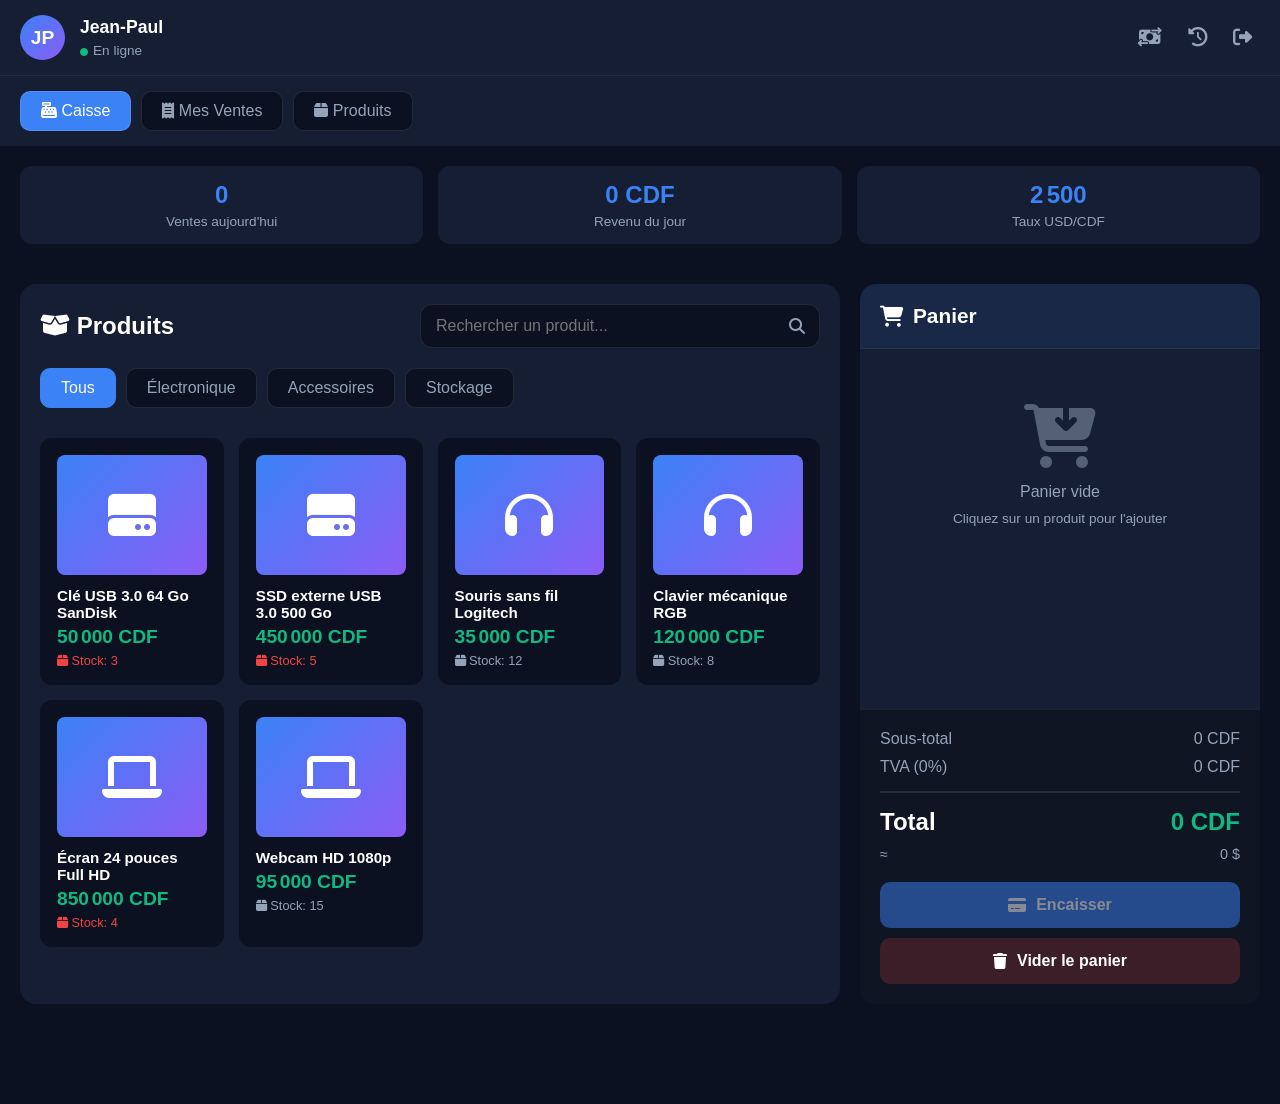
<file: pages/caissier.html>
<!DOCTYPE html>
<html lang="fr">
<head>
    <meta charset="UTF-8">
    <meta name="viewport" content="width=device-width, initial-scale=1.0">
    <title>Dashboard Caissier - Point de Vente</title>
    <link rel="stylesheet" href="https://cdnjs.cloudflare.com/ajax/libs/font-awesome/6.4.0/css/all.min.css">
    <style>
        :root {
            --bg-body: #0B1120;
            --bg-card: #151E32;
            --bg-card-hover: #1E293B;
            --text-main: #FFFFFF;
            --text-muted: #94A3B8;
            --accent-blue: #3B82F6;
            --accent-green: #10B981;
            --accent-purple: #8B5CF6;
            --accent-orange: #F59E0B;
            --danger: #EF4444;
            --border-radius: 16px;
        }

        * {
            margin: 0;
            padding: 0;
            box-sizing: border-box;
            font-family: 'Segoe UI', Roboto, Helvetica, Arial, sans-serif;
        }

        body {
            background-color: var(--bg-body);
            color: var(--text-main);
            padding-bottom: 80px;
        }

        @keyframes fadeIn {
            from { opacity: 0; transform: translateY(10px); }
            to { opacity: 1; transform: translateY(0); }
        }

        @keyframes slideIn {
            from { transform: translateX(400px); opacity: 0; }
            to { transform: translateX(0); opacity: 1; }
        }

        @keyframes pulse {
            0%, 100% { transform: scale(1); }
            50% { transform: scale(1.05); }
        }
        .fade-in {
            animation: fadeIn 0.3s ease-out;
        }

        /* Header */
        .top-bar {
            display: flex;
            justify-content: space-between;
            align-items: center;
            padding: 15px 20px;
            background: var(--bg-card);
            border-bottom: 1px solid rgba(255,255,255,0.05);
            position: sticky;
            top: 0;
            z-index: 100;
        }

        .cashier-info {
            display: flex;
            align-items: center;
            gap: 15px;
        }

        .cashier-avatar {
            width: 45px;
            height: 45px;
            border-radius: 50%;
            background: linear-gradient(135deg, var(--accent-blue), var(--accent-purple));
            display: flex;
            align-items: center;
            justify-content: center;
            font-weight: bold;
            font-size: 1.2rem;
        }

        .cashier-details h3 {
            font-size: 1.1rem;
            margin-bottom: 3px;
        }

        .cashier-details span {
            color: var(--text-muted);
            font-size: 0.85rem;
        }

        .icon-btn {
            background: none;
            border: none;
            color: var(--text-muted);
            font-size: 1.2rem;            cursor: pointer;
            transition: all 0.3s;
            padding: 8px;
            border-radius: 8px;
        }

        .icon-btn:hover {
            background: rgba(255,255,255,0.1);
            color: var(--text-main);
            transform: scale(1.1);
        }

        /* Main Layout */
        .main-container {
            display: grid;
            grid-template-columns: 1fr 400px;
            gap: 20px;
            padding: 20px;
            height: calc(100vh - 140px);
        }

        /* Products Section */
        .products-section {
            background: var(--bg-card);
            border-radius: var(--border-radius);
            padding: 20px;
            overflow-y: auto;
        }

        .section-header {
            display: flex;
            justify-content: space-between;
            align-items: center;
            margin-bottom: 20px;
        }

        .search-bar {
            flex: 1;
            max-width: 400px;
            position: relative;
        }

        .search-bar input {
            width: 100%;
            padding: 12px 45px 12px 15px;
            background: var(--bg-body);
            border: 1px solid rgba(255,255,255,0.1);
            border-radius: 12px;
            color: var(--text-main);
            font-size: 1rem;            transition: all 0.3s;
        }

        .search-bar input:focus {
            outline: none;
            border-color: var(--accent-blue);
            box-shadow: 0 0 0 3px rgba(59, 130, 246, 0.1);
        }

        .search-bar i {
            position: absolute;
            right: 15px;
            top: 50%;
            transform: translateY(-50%);
            color: var(--text-muted);
        }

        .category-tabs {
            display: flex;
            gap: 10px;
            margin-bottom: 20px;
            overflow-x: auto;
            padding-bottom: 10px;
        }

        .category-tab {
            padding: 10px 20px;
            background: var(--bg-body);
            border: 1px solid rgba(255,255,255,0.1);
            border-radius: 10px;
            cursor: pointer;
            transition: all 0.3s;
            white-space: nowrap;
            color: var(--text-muted);
        }

        .category-tab:hover, .category-tab.active {
            background: var(--accent-blue);
            color: white;
            border-color: var(--accent-blue);
        }

        .products-grid {
            display: grid;
            grid-template-columns: repeat(auto-fill, minmax(180px, 1fr));
            gap: 15px;
        }

        .product-card {
            background: var(--bg-body);            border-radius: 12px;
            padding: 15px;
            cursor: pointer;
            transition: all 0.3s;
            border: 2px solid transparent;
            position: relative;
            overflow: hidden;
        }

        .product-card:hover {
            transform: translateY(-5px);
            border-color: var(--accent-blue);
            box-shadow: 0 8px 20px rgba(59, 130, 246, 0.3);
        }

        .product-card.out-of-stock {
            opacity: 0.5;
            cursor: not-allowed;
        }

        .product-card.out-of-stock:hover {
            transform: none;
            border-color: transparent;
        }

        .product-image {
            width: 100%;
            height: 120px;
            background: linear-gradient(135deg, var(--accent-blue), var(--accent-purple));
            border-radius: 8px;
            display: flex;
            align-items: center;
            justify-content: center;
            font-size: 3rem;
            margin-bottom: 12px;
        }

        .product-name {
            font-weight: 600;
            margin-bottom: 5px;
            font-size: 0.95rem;
        }

        .product-price {
            color: var(--accent-green);
            font-size: 1.2rem;
            font-weight: bold;
        }

        .product-stock {            font-size: 0.8rem;
            color: var(--text-muted);
            margin-top: 5px;
        }

        .stock-low {
            color: var(--danger);
        }

        /* Cart Section */
        .cart-section {
            background: var(--bg-card);
            border-radius: var(--border-radius);
            display: flex;
            flex-direction: column;
            overflow: hidden;
        }

        .cart-header {
            padding: 20px;
            background: rgba(59, 130, 246, 0.1);
            border-bottom: 1px solid rgba(255,255,255,0.05);
        }

        .cart-header h2 {
            display: flex;
            align-items: center;
            gap: 10px;
            font-size: 1.3rem;
        }

        .cart-items {
            flex: 1;
            overflow-y: auto;
            padding: 15px;
        }

        .cart-empty {
            text-align: center;
            color: var(--text-muted);
            padding: 40px;
        }

        .cart-empty i {
            font-size: 4rem;
            margin-bottom: 15px;
            opacity: 0.5;
        }

        .cart-item {            background: var(--bg-body);
            border-radius: 10px;
            padding: 12px;
            margin-bottom: 10px;
            display: flex;
            gap: 12px;
            align-items: center;
            animation: fadeIn 0.3s;
        }

        .cart-item-image {
            width: 50px;
            height: 50px;
            background: linear-gradient(135deg, var(--accent-blue), var(--accent-purple));
            border-radius: 8px;
            display: flex;
            align-items: center;
            justify-content: center;
            font-size: 1.5rem;
        }

        .cart-item-details {
            flex: 1;
        }

        .cart-item-name {
            font-weight: 600;
            font-size: 0.9rem;
            margin-bottom: 3px;
        }

        .cart-item-price {
            color: var(--accent-green);
            font-size: 0.9rem;
        }

        .cart-item-quantity {
            display: flex;
            align-items: center;
            gap: 8px;
        }

        .qty-btn {
            width: 28px;
            height: 28px;
            border-radius: 6px;
            border: none;
            background: var(--bg-card);
            color: var(--text-main);
            cursor: pointer;            transition: all 0.3s;
            display: flex;
            align-items: center;
            justify-content: center;
        }

        .qty-btn:hover {
            background: var(--accent-blue);
        }

        .qty-value {
            font-weight: bold;
            min-width: 30px;
            text-align: center;
        }

        .cart-item-remove {
            color: var(--danger);
            cursor: pointer;
            padding: 5px;
            transition: all 0.3s;
        }

        .cart-item-remove:hover {
            transform: scale(1.2);
        }

        .cart-footer {
            padding: 20px;
            background: rgba(0,0,0,0.3);
            border-top: 1px solid rgba(255,255,255,0.05);
        }

        .cart-summary {
            margin-bottom: 20px;
        }

        .summary-row {
            display: flex;
            justify-content: space-between;
            margin-bottom: 10px;
            color: var(--text-muted);
        }

        .summary-row.total {
            font-size: 1.5rem;
            font-weight: bold;
            color: var(--text-main);
            border-top: 2px solid rgba(255,255,255,0.1);
            padding-top: 15px;            margin-top: 15px;
        }

        .summary-row.total span:last-child {
            color: var(--accent-green);
        }

        .btn {
            padding: 14px 24px;
            border: none;
            border-radius: 10px;
            font-size: 1rem;
            font-weight: 600;
            cursor: pointer;
            transition: all 0.3s;
            display: inline-flex;
            align-items: center;
            justify-content: center;
            gap: 10px;
            width: 100%;
        }

        .btn-primary {
            background: var(--accent-blue);
            color: white;
        }

        .btn-primary:hover:not(:disabled) {
            background: #2563EB;
            transform: translateY(-2px);
            box-shadow: 0 4px 12px rgba(59, 130, 246, 0.4);
        }

        .btn-primary:disabled {
            opacity: 0.5;
            cursor: not-allowed;
        }

        .btn-success {
            background: var(--accent-green);
            color: white;
        }

        .btn-success:hover {
            background: #059669;
        }

        .btn-danger {
            background: var(--danger);
            color: white;        }

        /* Payment Modal */
        .modal {
            display: none;
            position: fixed;
            top: 0;
            left: 0;
            width: 100%;
            height: 100%;
            background: rgba(0,0,0,0.8);
            z-index: 1000;
            align-items: center;
            justify-content: center;
            backdrop-filter: blur(5px);
        }

        .modal.active {
            display: flex;
            animation: fadeIn 0.3s;
        }

        .modal-content {
            background: var(--bg-card);
            padding: 30px;
            border-radius: var(--border-radius);
            width: 90%;
            max-width: 500px;
            border: 1px solid rgba(255,255,255,0.1);
            box-shadow: 0 20px 60px rgba(0,0,0,0.5);
        }

        .modal-header {
            display: flex;
            justify-content: space-between;
            align-items: center;
            margin-bottom: 25px;
        }

        .modal-header h2 {
            font-size: 1.5rem;
        }

        .close-modal {
            background: none;
            border: none;
            color: var(--text-muted);
            font-size: 1.5rem;
            cursor: pointer;
            transition: all 0.3s;        }

        .close-modal:hover {
            color: var(--danger);
            transform: rotate(90deg);
        }

        .payment-methods {
            display: grid;
            grid-template-columns: repeat(3, 1fr);
            gap: 10px;
            margin-bottom: 20px;
        }

        .payment-method {
            padding: 15px;
            background: var(--bg-body);
            border: 2px solid rgba(255,255,255,0.1);
            border-radius: 10px;
            cursor: pointer;
            text-align: center;
            transition: all 0.3s;
        }

        .payment-method:hover, .payment-method.active {
            border-color: var(--accent-blue);
            background: rgba(59, 130, 246, 0.1);
        }

        .payment-method i {
            font-size: 2rem;
            margin-bottom: 8px;
            display: block;
        }

        .form-group {
            margin-bottom: 20px;
        }

        .form-group label {
            display: block;
            margin-bottom: 8px;
            color: var(--text-muted);
            font-size: 0.9rem;
        }

        .form-group input {
            width: 100%;
            padding: 12px;
            background: var(--bg-body);            border: 1px solid rgba(255,255,255,0.1);
            border-radius: 8px;
            color: var(--text-main);
            font-size: 1.2rem;
            text-align: center;
            transition: all 0.3s;
        }

        .form-group input:focus {
            outline: none;
            border-color: var(--accent-blue);
            box-shadow: 0 0 0 3px rgba(59, 130, 246, 0.1);
        }

        .change-display {
            background: rgba(16, 185, 129, 0.1);
            border: 2px solid var(--accent-green);
            border-radius: 10px;
            padding: 20px;
            text-align: center;
            margin-bottom: 20px;
        }

        .change-label {
            color: var(--text-muted);
            font-size: 0.9rem;
            margin-bottom: 5px;
        }

        .change-amount {
            font-size: 2.5rem;
            font-weight: bold;
            color: var(--accent-green);
        }

        /* Stats Cards */
        .stats-row {
            display: grid;
            grid-template-columns: repeat(3, 1fr);
            gap: 15px;
            padding: 20px;
        }

        .mini-stat {
            background: var(--bg-card);
            padding: 15px;
            border-radius: 12px;
            text-align: center;
        }
        .mini-stat-value {
            font-size: 1.5rem;
            font-weight: bold;
            color: var(--accent-blue);
            margin-bottom: 5px;
        }

        .mini-stat-label {
            font-size: 0.85rem;
            color: var(--text-muted);
        }

        /* Recent Sales */
        .recent-sales {
            background: var(--bg-card);
            border-radius: var(--border-radius);
            padding: 20px;
            margin-top: 20px;
        }

        .recent-sales h3 {
            margin-bottom: 15px;
            display: flex;
            align-items: center;
            gap: 10px;
        }

        .sales-list {
            max-height: 300px;
            overflow-y: auto;
        }

        .sale-item {
            background: var(--bg-body);
            padding: 12px;
            border-radius: 8px;
            margin-bottom: 8px;
            display: flex;
            justify-content: space-between;
            align-items: center;
            cursor: pointer;
            transition: all 0.3s;
        }

        .sale-item:hover {
            transform: translateX(5px);
            background: var(--bg-card-hover);
        }

        .sale-info h4 {            font-size: 0.95rem;
            margin-bottom: 3px;
        }

        .sale-info span {
            font-size: 0.8rem;
            color: var(--text-muted);
        }

        .sale-amount {
            font-weight: bold;
            color: var(--accent-green);
        }

        /* Toast */
        .toast {
            position: fixed;
            bottom: 100px;
            right: 20px;
            background: var(--bg-card);
            color: white;
            padding: 15px 25px;
            border-radius: 12px;
            border-left: 4px solid var(--accent-green);
            box-shadow: 0 10px 30px rgba(0,0,0,0.5);
            display: none;
            align-items: center;
            gap: 12px;
            z-index: 2000;
            animation: slideIn 0.3s ease-out;
        }

        .toast.show {
            display: flex;
        }

        .toast.error {
            border-left-color: var(--danger);
        }

        /* Receipt */
        .receipt {
            background: white;
            color: black;
            padding: 30px;
            border-radius: 8px;
            max-width: 400px;
            margin: 0 auto;
        }
        .receipt-header {
            text-align: center;
            border-bottom: 2px dashed #000;
            padding-bottom: 15px;
            margin-bottom: 15px;
        }

        .receipt-header h2 {
            margin-bottom: 5px;
        }

        .receipt-items {
            margin: 15px 0;
        }

        .receipt-item {
            display: flex;
            justify-content: space-between;
            margin-bottom: 8px;
            font-size: 0.9rem;
        }

        .receipt-total {
            border-top: 2px dashed #000;
            padding-top: 15px;
            margin-top: 15px;
            font-size: 1.3rem;
            font-weight: bold;
            display: flex;
            justify-content: space-between;
        }

        .receipt-footer {
            text-align: center;
            margin-top: 20px;
            font-size: 0.85rem;
            color: #666;
        }

        /* Responsive */
        @media (max-width: 1024px) {
            .main-container {
                grid-template-columns: 1fr;
                height: auto;
            }
            
            .cart-section {
                position: fixed;
                bottom: 0;
                right: 0;                width: 100%;
                max-height: 50vh;
                z-index: 50;
            }
        }

        .page-section {
            display: none;
        }

        .page-section.active {
            display: block;
            animation: fadeIn 0.4s;
        }

        .nav-tabs {
            display: flex;
            gap: 10px;
            padding: 15px 20px;
            background: var(--bg-card);
            overflow-x: auto;
        }

        .nav-item {
            padding: 10px 20px;
            background: var(--bg-body);
            border: 1px solid rgba(255,255,255,0.1);
            border-radius: 10px;
            cursor: pointer;
            transition: all 0.3s;
            white-space: nowrap;
            color: var(--text-muted);
        }

        .nav-item:hover, .nav-item.active {
            background: var(--accent-blue);
            color: white;
        }
    </style>
</head>
<body>

    <!-- Header -->
    <div class="top-bar">
        <div class="cashier-info">
            <div class="cashier-avatar" id="cashierAvatar">JP</div>
               <div class="cashier-details">
                <h3 id="cashierName">Jean-Paul</h3>
                <span><i class="fa-solid fa-circle" style="color: var(--accent-green); font-size: 0.5rem; margin-right: 5px;"></i>En ligne</span>
            </div>
        </div>
        <div style="display: flex; gap: 10px;">
            <button class="icon-btn" onclick="showExchangeRate()" title="Taux de change">
                <i class="fa-solid fa-money-bill-transfer"></i>
            </button>
            <button class="icon-btn" onclick="showHistory()" title="Historique">
                <i class="fa-solid fa-clock-rotate-left"></i>
            </button>
            <button class="icon-btn" onclick="logout()" title="Déconnexion">
                <i class="fa-solid fa-right-from-bracket"></i>
            </button>
        </div>
    </div>

    <!-- Navigation -->
    <div class="nav-tabs">
        <div class="nav-item active" onclick="showSection('pos', this)">
            <i class="fa-solid fa-cash-register"></i> Caisse
        </div>
        <div class="nav-item" onclick="showSection('sales', this)">
            <i class="fa-solid fa-receipt"></i> Mes Ventes
        </div>
        <div class="nav-item" onclick="showSection('products', this)">
            <i class="fa-solid fa-box"></i> Produits
        </div>
    </div>

    <!-- POS Section -->
    <div id="pos" class="page-section active">
        <div class="stats-row">
            <div class="mini-stat">
                <div class="mini-stat-value" id="todaySalesCount">0</div>
                <div class="mini-stat-label">Ventes aujourd'hui</div>
            </div>
            <div class="mini-stat">
                <div class="mini-stat-value" id="todayRevenue">0 CDF</div>
                <div class="mini-stat-label">Revenu du jour</div>
            </div>
            <div class="mini-stat">
                <div class="mini-stat-value" id="currentExchange">2500</div>
                <div class="mini-stat-label">Taux USD/CDF</div>
            </div>
        </div>

        <div class="main-container">
            <!-- Products -->
            <div class="products-section">
                <div class="section-header">
                    <h2><i class="fa-solid fa-box-open"></i> Produits</h2>
                    <div class="search-bar">
                        <input type="text" id="productSearch" placeholder="Rechercher un produit..." onkeyup="searchProducts()">
                        <i class="fa-solid fa-search"></i>
                    </div>
                </div>

                <div class="category-tabs">
                    <div class="category-tab active" onclick="filterCategory('all', this)">Tous</div>
                    <div class="category-tab" onclick="filterCategory('electronics', this)">Électronique</div>
                    <div class="category-tab" onclick="filterCategory('accessories', this)">Accessoires</div>
                    <div class="category-tab" onclick="filterCategory('storage', this)">Stockage</div>
                </div>

                <div class="products-grid" id="productsGrid">
                    <!-- Products loaded dynamically -->
                </div>
            </div>

            <!-- Cart -->
            <div class="cart-section">
                <div class="cart-header">
                    <h2><i class="fa-solid fa-cart-shopping"></i> Panier</h2>
                </div>
                
                <div class="cart-items" id="cartItems">
                    <div class="cart-empty">
                        <i class="fa-solid fa-cart-arrow-down"></i>
                        <p>Panier vide</p>
                        <p style="font-size: 0.85rem; margin-top: 10px;">Cliquez sur un produit pour l'ajouter</p>
                    </div>
                </div>

                <div class="cart-footer">
                    <div class="cart-summary">
                        <div class="summary-row">
                            <span>Sous-total</span>
                            <span id="subtotal">0 CDF</span>
                        </div>
                        <div class="summary-row">
                            <span>TVA (0%)</span>
                            <span>0 CDF</span>
                        </div>
                        <div class="summary-row total">
                            <span>Total</span>
                            <span id="totalAmount">0 CDF</span>
                        </div>
                        <div class="summary-row" style="margin-top: 10px; font-size: 0.9rem;">
                            <span>≈</span>
                            <span id="totalUSD">0 $</span>
                        </div>
                    </div>
                    
                    <button class="btn btn-primary" id="btnCheckout" onclick="openPaymentModal()" disabled>
                        <i class="fa-solid fa-credit-card"></i> Encaisser
                    </button>
                    <button class="btn btn-danger" onclick="clearCart()" style="margin-top: 10px; background: rgba(239, 68, 68, 0.2);">
                        <i class="fa-solid fa-trash"></i> Vider le panier
                    </button>
                </div>
            </div>
        </div>
    </div>

    <!-- Sales History Section -->
    <div id="sales" class="page-section">
        <div style="padding: 20px;">
            <h2 style="margin-bottom: 20px;"><i class="fa-solid fa-receipt"></i> Historique de mes ventes</h2>
            <div class="recent-sales" style="margin-top: 0;">
                <div class="sales-list" id="mySalesList">
                    <!-- Sales loaded dynamically -->
                </div>
            </div>
        </div>
    </div>

    <!-- Products List Section -->
    <div id="products" class="page-section">
        <div style="padding: 20px;">
            <h2 style="margin-bottom: 20px;"><i class="fa-solid fa-box"></i> Catalogue des produits</h2>
            <div class="products-grid" id="allProductsGrid" style="max-width: 1200px; margin: 0 auto;">
                <!-- All products -->
            </div>
        </div>
    </div>

    <!-- Payment Modal -->
    <div class="modal" id="paymentModal">
        <div class="modal-content">
            <div class="modal-header">
                <h2><i class="fa-solid fa-credit-card"></i> Paiement</h2>
                <button class="close-modal" onclick="closeModal('paymentModal')">
                    <i class="fa-solid fa-times"></i>
                </button>
            </div>

            <div class="payment-methods">
                <div class="payment-method active" onclick="selectPaymentMethod('cash', this)">
                    <i class="fa-solid fa-money-bill-wave" style="color: var(--accent-green);"></i>
                    <div>Espèces</div>
                </div>
                <div class="payment-method" onclick="selectPaymentMethod('mobile', this)">
                    <i class="fa-solid fa-mobile-screen" style="color: var(--accent-blue);"></i>
                    <div>Mobile Money</div>
                </div>
                <div class="payment-method" onclick="selectPaymentMethod('card', this)">
                    <i class="fa-solid fa-credit-card" style="color: var(--accent-purple);"></i>
                    <div>Carte</div>
                </div>
            </div>

            <div class="form-group">
                <label>Montant à payer</label>
                <input type="text" id="paymentAmount" readonly style="font-size: 1.5rem; color: var(--accent-green);">
            </div>

            <div class="form-group" id="cashReceivedGroup">
                <label>Argent reçu</label>
                <input type="number" id="cashReceived" placeholder="0" oninput="calculateChange()">
            </div>

            <div class="change-display" id="changeDisplay" style="display: none;">
                <div class="change-label">Monnaie à rendre</div>
                <div class="change-amount" id="changeAmount">0 CDF</div>
            </div>

            <button class="btn btn-success btn-block" onclick="processPayment()" style="margin-top: 20px;">
                <i class="fa-solid fa-check"></i> Confirmer le paiement
            </button>
        </div>
    </div>

    <!-- Receipt Modal -->
    <div class="modal" id="receiptModal">
        <div class="modal-content" style="max-width: 450px;">
            <div class="receipt" id="receiptContent">
                <!-- Receipt generated dynamically -->
            </div>
            <div style="display: flex; gap: 10px; margin-top: 20px;">
                <button class="btn btn-primary" onclick="printReceipt()" style="flex: 1;">
                    <i class="fa-solid fa-print"></i> Imprimer
                </button>
                <button class="btn btn-success" onclick="closeModal('receiptModal'); newSale();" style="flex: 1;">
                    <i class="fa-solid fa-plus"></i> Nouvelle vente
                </button>
            </div>
        </div>
    </div>

    <!-- Toast -->
    <div class="toast" id="toast">
        <i class="fa-solid fa-check-circle"></i>
        <span id="toastMessage">Opération réussie</span>
    </div>

    <script>
        // ==================== STATE & DATA ====================
        let currentUser = {
            name: 'Jean-Paul',
            initials: 'JP',
            id: 'cashier_001'
        };

        let cart = [];
        let currentPaymentMethod = 'cash';
        let appData = {};

        // Load shared data from localStorage
        function loadSharedData() {
            const saved = localStorage.getItem('adminDashboardData');
            if (saved) {
                appData = JSON.parse(saved);
            } else {
                // Default data if none exists
                appData = {
                    exchangeRate: 2500,
                    totalRevenue: 2044440.74,
                    todayRevenue: 0,
                    totalSales: 7,
                    products: [
                        { id: 1, name: "Clé USB 3.0 64 Go SanDisk", price: 50000, stock: 3, category: "storage" },
                        { id: 2, name: "SSD externe USB 3.0 500 Go", price: 450000, stock: 5, category: "storage" },
                        { id: 3, name: "Souris sans fil Logitech", price: 35000, stock: 12, category: "accessories" },
                        { id: 4, name: "Clavier mécanique RGB", price: 120000, stock: 8, category: "accessories" },
                        { id: 5, name: "Écran 24 pouces Full HD", price: 850000, stock: 4, category: "electronics" },
                        { id: 6, name: "Webcam HD 1080p", price: 95000, stock: 15, category: "electronics" }
                    ],
                    sales: [
                        { id: 7, date: "2026-03-31 12:21", cashier: "Jean-Paul", cashierId: "cashier_001", products: "Clé USB 3.0 64 Go", amount: 1000000, status: "completed", paymentMethod: "cash" }
                    ]
                };
            }
            updateStats();
        }

        function saveSharedData() {
            localStorage.setItem('adminDashboardData', JSON.stringify(appData));
            // Trigger update for admin panel
            window.dispatchEvent(new Event('storage'));
        }

        // ==================== INITIALIZATION ====================
        document.addEventListener('DOMContentLoaded', () => {
            loadSharedData();
            renderProducts();
            updateCart();
            updateStats();
            
            // Listen for changes from admin
            window.addEventListener('storage', () => {
                loadSharedData();
                renderProducts();
            });
        });

        // ==================== NAVIGATION ====================
        function showSection(sectionName, navElement) {
            document.querySelectorAll('.page-section').forEach(s => s.classList.remove('active'));
            document.getElementById(sectionName).classList.add('active');
            
            document.querySelectorAll('.nav-item').forEach(item => item.classList.remove('active'));
            if (navElement) navElement.classList.add('active');
            
            if (sectionName === 'sales') renderMySales();
            if (sectionName === 'products') renderAllProducts();
        }

        // ==================== PRODUCTS ====================
        function renderProducts(category = 'all') {
            const grid = document.getElementById('productsGrid');
            let products = appData.products;
            
            if (category !== 'all') {
                products = products.filter(p => p.category === category);
            }
            
            const searchTerm = document.getElementById('productSearch').value.toLowerCase();
            if (searchTerm) {
                products = products.filter(p => p.name.toLowerCase().includes(searchTerm));
            }
            
            grid.innerHTML = products.map(product => `
                <div class="product-card ${product.stock === 0 ? 'out-of-stock' : ''}" 
                     onclick="${product.stock > 0 ? `addToCart(${product.id})` : ''}">
                    <div class="product-image">
                        <i class="fa-solid ${getProductIcon(product.category)}"></i>
                    </div>
                    <div class="product-name">${product.name}</div>
                    <div class="product-price">${formatNumber(product.price)} CDF</div>
                    <div class="product-stock ${product.stock <= 5 ? 'stock-low' : ''}">
                        <i class="fa-solid fa-box"></i> Stock: ${product.stock}
                        ${product.stock === 0 ? '<span style="color: var(--danger); font-weight: bold;"> - RUPTURE</span>' : ''}
                    </div>
                </div>
            `).join('');
        }

        function renderAllProducts() {
            const grid = document.getElementById('allProductsGrid');
            grid.innerHTML = appData.products.map(product => `
                <div class="product-card">
                    <div class="product-image">
                        <i class="fa-solid ${getProductIcon(product.category)}"></i>
                    </div>
                    <div class="product-name">${product.name}</div>
                    <div class="product-price">${formatNumber(product.price)} CDF</div>
                    <div class="product-stock ${product.stock <= 5 ? 'stock-low' : ''}">
                        Stock: ${product.stock}
                    </div>
                </div>
            `).join('');
        }

        function getProductIcon(category) {
            const icons = {
                'electronics': 'fa-laptop',
                'accessories': 'fa-headphones',
                'storage': 'fa-hard-drive'
            };
            return icons[category] || 'fa-box';
        }

        function filterCategory(category, element) {
            document.querySelectorAll('.category-tab').forEach(tab => tab.classList.remove('active'));
            element.classList.add('active');
            renderProducts(category);
        }

        function searchProducts() {
            const activeTab = document.querySelector('.category-tab.active');
            const category = activeTab.textContent === 'Tous' ? 'all' : 
                           activeTab.textContent === 'Électronique' ? 'electronics' :
                           activeTab.textContent === 'Accessoires' ? 'accessories' : 'storage';
            renderProducts(category);
        }

        // ==================== CART ====================
        function addToCart(productId) {
            const product = appData.products.find(p => p.id === productId);
            
            if (!product || product.stock === 0) {
                showToast('Produit en rupture de stock!', 'error');
                return;
            }
            
            const existingItem = cart.find(item => item.id === productId);
            
            if (existingItem) {
                if (existingItem.quantity < product.stock) {
                    existingItem.quantity++;
                    showToast('Produit ajouté au panier');
                } else {
                    showToast('Stock insuffisant!', 'error');
                    return;
                }
            } else {
                cart.push({
                    id: product.id,
                    name: product.name,
                    price: product.price,
                    quantity: 1,
                    category: product.category
                });
                showToast('Produit ajouté au panier');
            }
            
            updateCart();
        }

        function updateCart() {
            const container = document.getElementById('cartItems');
            
            if (cart.length === 0) {
                container.innerHTML = `
                    <div class="cart-empty">
                        <i class="fa-solid fa-cart-arrow-down"></i>
                        <p>Panier vide</p>
                        <p style="font-size: 0.85rem; margin-top: 10px;">Cliquez sur un produit pour l'ajouter</p>
                    </div>
                `;
                document.getElementById('btnCheckout').disabled = true;
                return;
            }
            
            container.innerHTML = cart.map(item => `
                <div class="cart-item fade-in">
                    <div class="cart-item-image">
                        <i class="fa-solid ${getProductIcon(item.category)}"></i>
                    </div>
                    <div class="cart-item-details">
                        <div class="cart-item-name">${item.name}</div>
                        <div class="cart-item-price">${formatNumber(item.price)} CDF</div>
                    </div>
                    <div class="cart-item-quantity">
                        <button class="qty-btn" onclick="updateQuantity(${item.id}, -1)">
                            <i class="fa-solid fa-minus"></i>
                        </button>
                        <span class="qty-value">${item.quantity}</span>
                        <button class="qty-btn" onclick="updateQuantity(${item.id}, 1)">
                            <i class="fa-solid fa-plus"></i>
                        </button>
                    </div>
                    <div class="cart-item-remove" onclick="removeFromCart(${item.id})">
                        <i class="fa-solid fa-trash"></i>
                    </div>
                </div>
            `).join('');
            
            document.getElementById('btnCheckout').disabled = false;
            updateTotals();
        }

        function updateQuantity(productId, change) {
            const item = cart.find(item => item.id === productId);
            const product = appData.products.find(p => p.id === productId);
            
            if (!item) return;
            
            const newQuantity = item.quantity + change;
            
            if (newQuantity <= 0) {
                removeFromCart(productId);
                return;
            }
            
            if (newQuantity > product.stock) {
                showToast('Stock insuffisant!', 'error');
                return;
            }
            
            item.quantity = newQuantity;
            updateCart();
        }

        function removeFromCart(productId) {
            cart = cart.filter(item => item.id !== productId);
            updateCart();
        }

        function clearCart() {
            if (cart.length === 0) return;
            
            if (confirm('Voulez-vous vraiment vider le panier?')) {
                cart = [];
                updateCart();
                showToast('Panier vidé');
            }
        }

        function updateTotals() {
            const subtotal = cart.reduce((sum, item) => sum + (item.price* item.quantity), 0);
            const totalUSD = subtotal / appData.exchangeRate;
            
            document.getElementById('subtotal').textContent = formatNumber(subtotal) + ' CDF';
            document.getElementById('totalAmount').textContent = formatNumber(subtotal) + ' CDF';
            document.getElementById('totalUSD').textContent = '≈ ' + formatNumber(totalUSD) + ' $';
            
            return subtotal;
        }
        
        // ==================== PAYMENT ====================
        function openPaymentModal() {
            const total = updateTotals();
            document.getElementById('paymentAmount').value = formatNumber(total) + ' CDF';
            document.getElementById('cashReceived').value = '';
            document.getElementById('changeDisplay').style.display = 'none';
            openModal('paymentModal');
        }

        function selectPaymentMethod(method, element) {
            currentPaymentMethod = method;
            document.querySelectorAll('.payment-method').forEach(m => m.classList.remove('active'));
            element.classList.add('active');
            
            const cashGroup = document.getElementById('cashReceivedGroup');
            if (method === 'cash') {
                cashGroup.style.display = 'block';
            } else {
                cashGroup.style.display = 'none';
                document.getElementById('changeDisplay').style.display = 'none';
            }
        }

        function calculateChange() {
            const total = cart.reduce((sum, item) => sum + (item.price * item.quantity), 0);
            const received = parseFloat(document.getElementById('cashReceived').value) || 0;
            const change = received - total;
            
            if (change >= 0) {
                document.getElementById('changeDisplay').style.display = 'block';
                document.getElementById('changeAmount').textContent = formatNumber(change) + ' CDF';
                document.getElementById('changeAmount').style.color = 'var(--accent-green)';
            } else {
                document.getElementById('changeDisplay').style.display = 'block';
                document.getElementById('changeAmount').textContent = formatNumber(Math.abs(change)) + ' CDF manquant';
                document.getElementById('changeAmount').style.color = 'var(--danger)';
            }
        }
        function processPayment() {
            const total = cart.reduce((sum, item) => sum + (item.price * item.quantity), 0);
            
            if (currentPaymentMethod === 'cash') {
                const received = parseFloat(document.getElementById('cashReceived').value) || 0;
                if (received < total) {
                    showToast('Montant insuffisant!', 'error');
                    return;
                }
            }
            
            // Create sale
            const sale = {
                id: appData.sales.length > 0 ? Math.max(...appData.sales.map(s => s.id)) + 1 : 1,
                date: new Date().toISOString().slice(0, 16).replace('T', ' '),
                cashier: currentUser.name,
                cashierId: currentUser.id,
                products: cart.map(item => `${item.name} x${item.quantity}`).join(', '),
                items: [...cart],
                amount: total,
                status: 'completed',
                paymentMethod: currentPaymentMethod
            };
            
            // Update product stock
            cart.forEach(cartItem => {
                const product = appData.products.find(p => p.id === cartItem.id);
                if (product) {
                    product.stock -= cartItem.quantity;
                }
            });
            
            // Update stats
            appData.sales.push(sale);
            appData.totalRevenue += total;
            appData.todayRevenue += total;
            appData.totalSales++;
            
            saveSharedData();
            
            // Generate receipt
            generateReceipt(sale);
            
            // Clear cart
            cart = [];
            updateCart();
            closeModal('paymentModal');
            
            // Update UI
            renderProducts();
            updateStats();
            
            showToast('Vente enregistrée avec succès!');
        }

        function generateReceipt(sale) {
            const receiptContent = document.getElementById('receiptContent');
            const date = new Date().toLocaleString('fr-FR');
            
            receiptContent.innerHTML = `
                <div class="receipt-header">
                    <h2>REÇU DE PAIEMENT</h2>
                    <p>Magasin Tech Store</p>
                    <p style="font-size: 0.85rem; color: #666;">${date}</p>
                    <p style="font-size: 0.85rem;">Caissier: ${sale.cashier}</p>
                    <p style="font-size: 0.85rem;">Ticket #${sale.id}</p>
                </div>
                
                <div class="receipt-items">
                    ${sale.items.map(item => `
                        <div class="receipt-item">
                            <span>${item.name} x${item.quantity}</span>
                            <span>${formatNumber(item.price * item.quantity)} CDF</span>
                        </div>
                    `).join('')}
                </div>
                
                <div class="receipt-total">
                    <span>TOTAL</span>
                    <span>${formatNumber(sale.amount)} CDF</span>
                </div>
                
                <div style="margin-top: 10px; font-size: 0.9rem;">
                    <div style="display: flex; justify-content: space-between;">
                        <span>Paiement:</span>
                        <span>${getPaymentMethodName(sale.paymentMethod)}</span>
                    </div>
                    ${currentPaymentMethod === 'cash' ? `
                    <div style="display: flex; justify-content: space-between; margin-top: 5px;">
                        <span>Reçu:</span>
                        <span>${formatNumber(document.getElementById('cashReceived').value)} CDF</span>
                    </div>
                    <div style="display: flex; justify-content: space-between; margin-top: 5px;">
                        <span>Monnaie:</span>
                        <span>${formatNumber((parseFloat(document.getElementById('cashReceived').value) || 0) - sale.amount)} CDF</span>
                    </div>
                    ` : ''}
                </div>
                
                <div class="receipt-footer">
                    <p>Merci pour votre achat!</p>
                    <p style="margin-top: 10px; font-size: 0.75rem;">Fabriqué avec Zite</p>
                </div>
            `;
            
            openModal('receiptModal');
        }

        function getPaymentMethodName(method) {
            const names = {
                'cash': 'Espèces',
                'mobile': 'Mobile Money',
                'card': 'Carte Bancaire'
            };
            return names[method] || method;
        }

        function printReceipt() {
            const receipt = document.getElementById('receiptContent').innerHTML;
            const printWindow = window.open('', '_blank');
            printWindow.document.write(`
                <html>
                <head>
                    <title>Reçu</title>
                    <style>
                        body { font-family: 'Courier New', monospace; padding: 20px; }
                        .receipt { max-width: 400px; margin: 0 auto; }
                    </style>
                </head>
                <body>${receipt}</body>
                </html>
            `);
            printWindow.document.close();
            printWindow.print();
        }

        function newSale() {
            closeModal('receiptModal');
            showSection('pos', document.querySelector('.nav-item'));
        }
         // ==================== STATS & HISTORY ====================
        function updateStats() {
            const today = new Date().toISOString().slice(0, 10);
            const mySales = appData.sales.filter(s => s.cashierId === currentUser.id && s.date.startsWith(today));
            
            const count = mySales.length;
            const revenue = mySales.reduce((sum, s) => sum + s.amount, 0);
            
            document.getElementById('todaySalesCount').textContent = count;
            document.getElementById('todayRevenue').textContent = formatNumber(revenue) + ' CDF';
            document.getElementById('currentExchange').textContent = formatNumber(appData.exchangeRate);
        }

        function renderMySales() {
            const today = new Date().toISOString().slice(0, 10);
            const mySales = appData.sales.filter(s => s.cashierId === currentUser.id).sort((a, b) => b.id - a.id);
            
            const container = document.getElementById('mySalesList');
            
            if (mySales.length === 0) {
                container.innerHTML = `
                    <div style="text-align: center; padding: 40px; color: var(--text-muted);">
                        <i class="fa-solid fa-receipt" style="font-size: 3rem; margin-bottom: 15px; opacity: 0.5;"></i>
                        <p>Aucune vente effectuée</p>
                    </div>
                `;
                return;
            }
            
            container.innerHTML = mySales.map(sale => `
                <div class="sale-item" onclick="viewSaleDetail(${sale.id})">
                    <div class="sale-info">
                        <h4>Ticket #${sale.id} - ${sale.cashier}</h4>
                        <span>${sale.date} • ${getPaymentMethodName(sale.paymentMethod)}</span>
                    </div>
                    <div class="sale-amount">+${formatNumber(sale.amount)} CDF</div>
                </div>
            `).join('');
        }

        function viewSaleDetail(saleId) {
            const sale = appData.sales.find(s => s.id === saleId);
            if (sale) {
                showToast(`Ticket #${sale.id}: ${formatNumber(sale.amount)} CDF - ${sale.items.length} article(s)`);
            }
        }
   // ==================== UTILITIES ====================
        function formatNumber(num) {
            return num.toLocaleString('fr-FR', { minimumFractionDigits: 0, maximumFractionDigits: 2 });
        }

        function openModal(modalId) {
            document.getElementById(modalId).classList.add('active');
        }

        function closeModal(modalId) {
            document.getElementById(modalId).classList.remove('active');
        }

        function showToast(message, type = 'success') {
            const toast = document.getElementById('toast');
            const toastMessage = document.getElementById('toastMessage');
            
            toastMessage.textContent = message;
            toast.className = 'toast show' + (type === 'error' ? ' error' : '');
            
            setTimeout(() => {
                toast.classList.remove('show');
            }, 3000);
        }

        function showExchangeRate() {
            showToast(`Taux actuel: 1 USD = ${formatNumber(appData.exchangeRate)} CDF`);
        }

        function showHistory() {
            showSection('sales', document.querySelectorAll('.nav-item')[1]);
        }

        function logout() {
            if (confirm('Voulez-vous vraiment vous déconnecter?')) {
                showToast('Déconnexion...');
                setTimeout(() => {
                    // Redirect to login or reload
                    location.reload();
                }, 1000);
            }
        }

        // Close modals on outside click
        window.onclick = function(event) {
            if (event.target.classList.contains('modal')) {
                event.target.classList.remove('active');
            }
        }

        // Keyboard shortcuts
        document.addEventListener('keydown', (e) => {
            // F2 for new sale
            if (e.key === 'F2') {
                e.preventDefault();
                document.getElementById('productSearch').focus();
            }
            // Escape to close modals
            if (e.key === 'Escape') {
                document.querySelectorAll('.modal').forEach(m => m.classList.remove('active'));
            }
        });
    </script>
</body>
</html>
</file>
